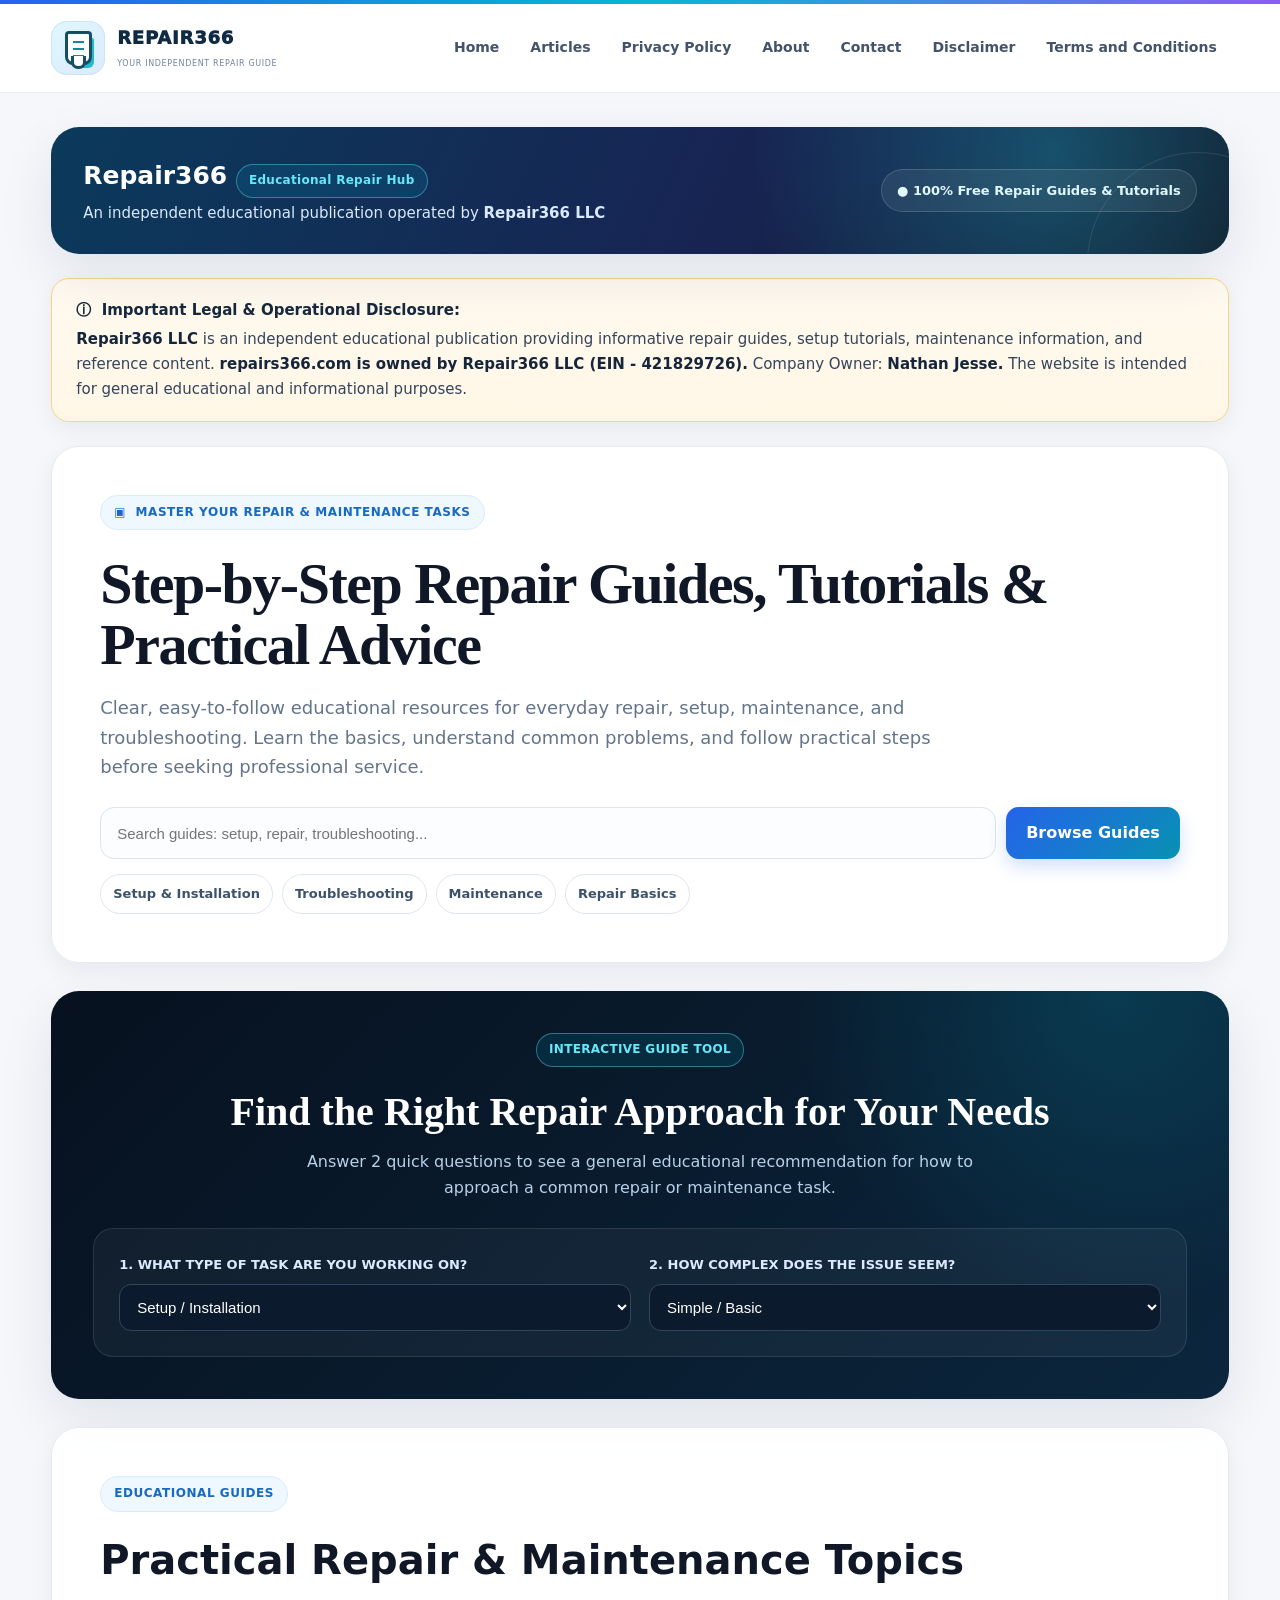
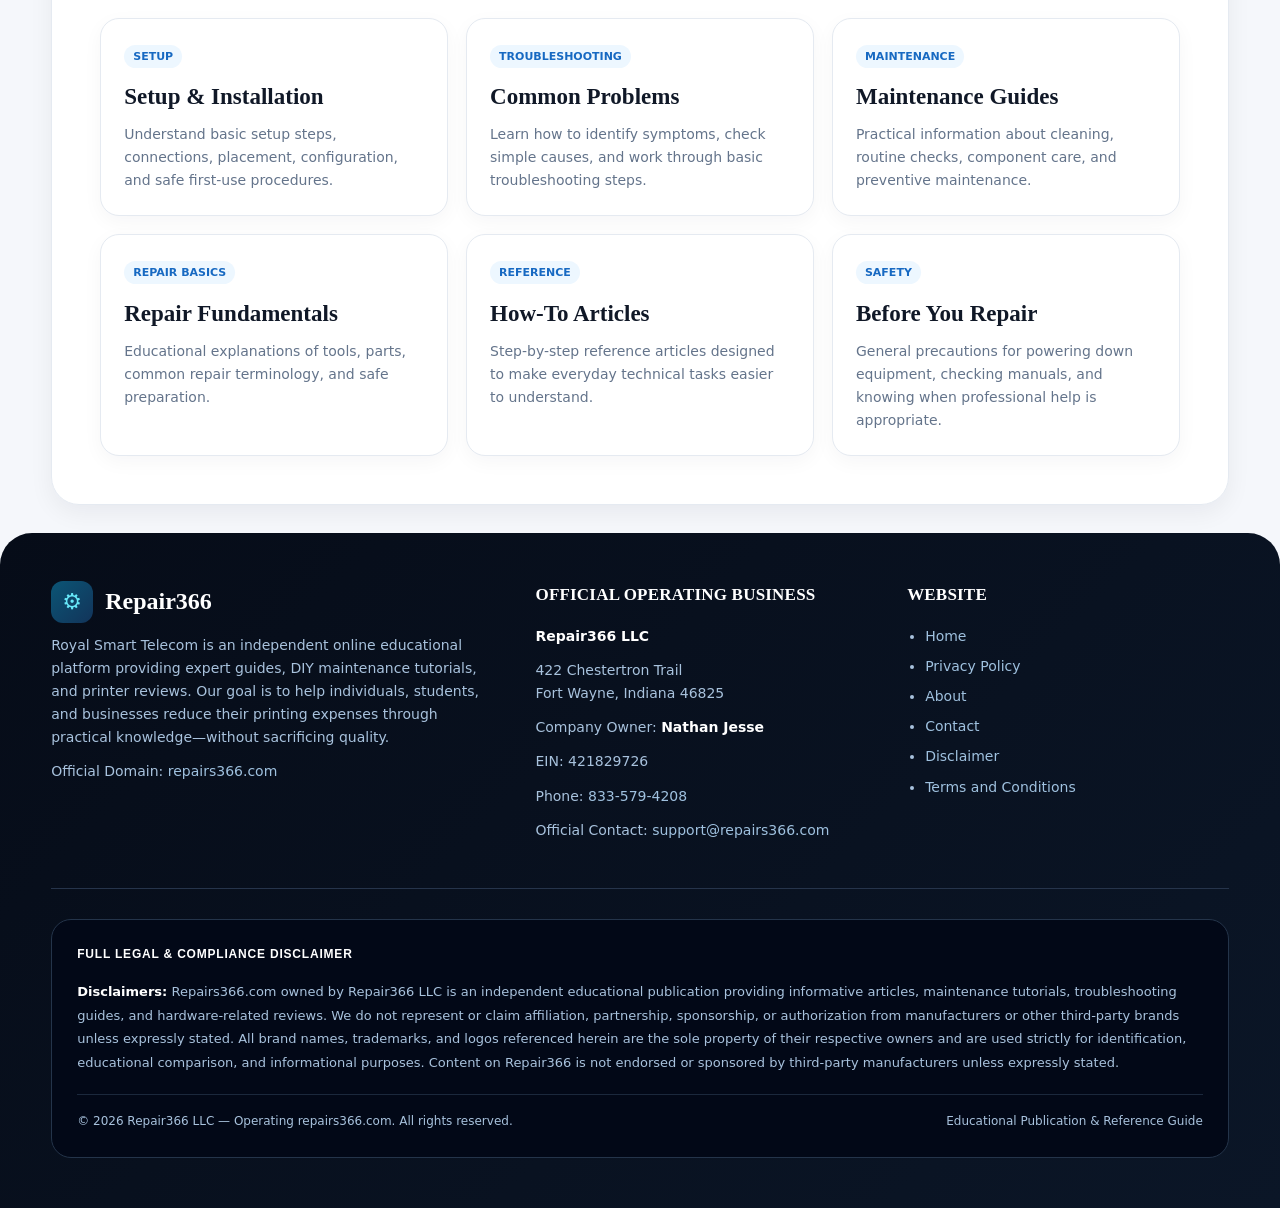
<file: index.html>
<!doctype html><html lang="en"><head><meta charset="utf-8"><meta name="viewport" content="width=device-width,initial-scale=1"><title>Repair366 | Repair366</title><meta name="description" content="Repair366 — independent repair guides, setup tutorials and educational reference content."><link rel="stylesheet" href="assets/style.css"></head><body><div class="topline"></div><header class="header"><div class="wrap nav"><a class="brand" href="index.html"><span class="brandmark"><span class="sheet"></span></span><span><span class="brandname">REPAIR366</span><span class="brandsub">YOUR INDEPENDENT REPAIR GUIDE</span></span></a><button class="menu" aria-label="Menu">☰</button><div class="links"><a href="index.html">Home</a><a href="articles.html">Articles</a><a href="privacy.html">Privacy Policy</a><a href="about.html">About</a><a href="contact.html">Contact</a><a href="disclaimer.html">Disclaimer</a><a href="terms.html">Terms and Conditions</a></div></div></header><main><div class="wrap"><section class="hero-banner"><div class="hero-banner-inner"><div><div class="banner-title">Repair366 <span class="badge">Educational Repair Hub</span></div><p class="banner-sub">An independent educational publication operated by <strong>Repair366 LLC</strong></p></div><div class="banner-pill">● 100% Free Repair Guides &amp; Tutorials</div></div></section>
<section class="disclosure"><div class="disclosure-title">ⓘ &nbsp;Important Legal &amp; Operational Disclosure:</div><div><strong>Repair366 LLC</strong> is an independent educational publication providing informative repair guides, setup tutorials, maintenance information, and reference content. <strong>repairs366.com is owned by Repair366 LLC (EIN - 421829726).</strong> Company Owner: <strong>Nathan Jesse.</strong> The website is intended for general educational and informational purposes.</div></section>
<section class="main-card"><span class="eyebrow">▣ &nbsp;MASTER YOUR REPAIR &amp; MAINTENANCE TASKS</span><h1>Step-by-Step Repair Guides, Tutorials &amp; Practical Advice</h1><p class="lead">Clear, easy-to-follow educational resources for everyday repair, setup, maintenance, and troubleshooting. Learn the basics, understand common problems, and follow practical steps before seeking professional service.</p><div class="searchbox"><input id="guideSearch" placeholder="Search guides: setup, repair, troubleshooting..."><a class="btn" href="#guides">Browse Guides</a></div><div class="chips"><a class="chip" href="#guides">Setup &amp; Installation</a><a class="chip" href="#guides">Troubleshooting</a><a class="chip" href="#guides">Maintenance</a><a class="chip" href="#guides">Repair Basics</a></div></section>
<section class="dark-tool"><div class="dark-tool-head"><span class="badge">INTERACTIVE GUIDE TOOL</span><h2>Find the Right Repair Approach for Your Needs</h2><p class="intro">Answer 2 quick questions to see a general educational recommendation for how to approach a common repair or maintenance task.</p></div><div class="select-wrap"><label>1. WHAT TYPE OF TASK ARE YOU WORKING ON?<select id="use"><option value="setup">Setup / Installation</option><option value="trouble">Troubleshooting a Problem</option><option value="maintenance">Routine Maintenance</option></select></label><label>2. HOW COMPLEX DOES THE ISSUE SEEM?<select id="volume"><option value="low">Simple / Basic</option><option value="medium">Moderate</option><option value="high">Complex / Unclear</option></select></label></div><div id="result" class="result"></div></section>
<section id="guides" class="main-card"><a class="eyebrow eyebrow-link" href="articles.html">EDUCATIONAL GUIDES</a><h2 style="font-size:40px;margin:15px 0 0">Practical Repair &amp; Maintenance Topics</h2><div class="guide-grid"><a class="card card-link" data-guide href="articles.html"><span class="tag">Setup</span><h3>Setup &amp; Installation</h3><p>Understand basic setup steps, connections, placement, configuration, and safe first-use procedures.</p></article><a class="card card-link" data-guide href="articles.html"><span class="tag">Troubleshooting</span><h3>Common Problems</h3><p>Learn how to identify symptoms, check simple causes, and work through basic troubleshooting steps.</p></article><a class="card card-link" data-guide href="articles.html"><span class="tag">Maintenance</span><h3>Maintenance Guides</h3><p>Practical information about cleaning, routine checks, component care, and preventive maintenance.</p></article><a class="card card-link" data-guide href="articles.html"><span class="tag">Repair Basics</span><h3>Repair Fundamentals</h3><p>Educational explanations of tools, parts, common repair terminology, and safe preparation.</p></article><a class="card card-link" data-guide href="articles.html"><span class="tag">Reference</span><h3>How-To Articles</h3><p>Step-by-step reference articles designed to make everyday technical tasks easier to understand.</p></article><a class="card card-link" data-guide href="articles.html"><span class="tag">Safety</span><h3>Before You Repair</h3><p>General precautions for powering down equipment, checking manuals, and knowing when professional help is appropriate.</p></a></div></section></div></main><footer class="site-footer"><div class="wrap footer"><div class="footer-grid">
<div><div class="footer-brand"><span class="mini">⚙</span><span class="footer-title">Repair366</span></div>
<p>Royal Smart Telecom is an independent online educational platform providing expert guides, DIY maintenance tutorials, and printer reviews. Our goal is to help individuals, students, and businesses reduce their printing expenses through practical knowledge—without sacrificing quality.</p>
<p>Official Domain: <a href="https://repairs366.com/" target="_blank" rel="noopener">repairs366.com</a></p></div>
<div><h3>Official Operating Business</h3><p><strong style="color:#fff">Repair366 LLC</strong></p><p>422 Chestertron Trail<br>Fort Wayne, Indiana 46825</p><p>Company Owner: <strong style="color:#fff">Nathan Jesse</strong></p><p>EIN: 421829726</p><p>Phone: <a href="tel:+18335794208">833-579-4208</a></p><p>Official Contact: <a href="mailto:support@repairs366.com">support@repairs366.com</a></p></div>
<div><h3>Website</h3><ul class="scope"><li><a href="index.html">Home</a></li><li><a href="privacy.html">Privacy Policy</a></li><li><a href="about.html">About</a></li><li><a href="contact.html">Contact</a></li><li><a href="disclaimer.html">Disclaimer</a></li><li><a href="terms.html">Terms and Conditions</a></li></ul></div>
</div>
<div class="legal-box"><div class="legal-inner"><h3>FULL LEGAL &amp; COMPLIANCE DISCLAIMER</h3>
<p><strong style="color:#fff">Disclaimers:</strong> Repairs366.com owned by Repair366 LLC is an independent educational publication providing informative articles, maintenance tutorials, troubleshooting guides, and hardware-related reviews. We do not represent or claim affiliation, partnership, sponsorship, or authorization from manufacturers or other third-party brands unless expressly stated. All brand names, trademarks, and logos referenced herein are the sole property of their respective owners and are used strictly for identification, educational comparison, and informational purposes. Content on Repair366 is not endorsed or sponsored by third-party manufacturers unless expressly stated.</p>
<div class="copyright"><span>© 2026 Repair366 LLC — Operating repairs366.com. All rights reserved.</span><span>Educational Publication &amp; Reference Guide</span></div></div></div></div></footer><script src="assets/app.js"></script></body></html>
</file>
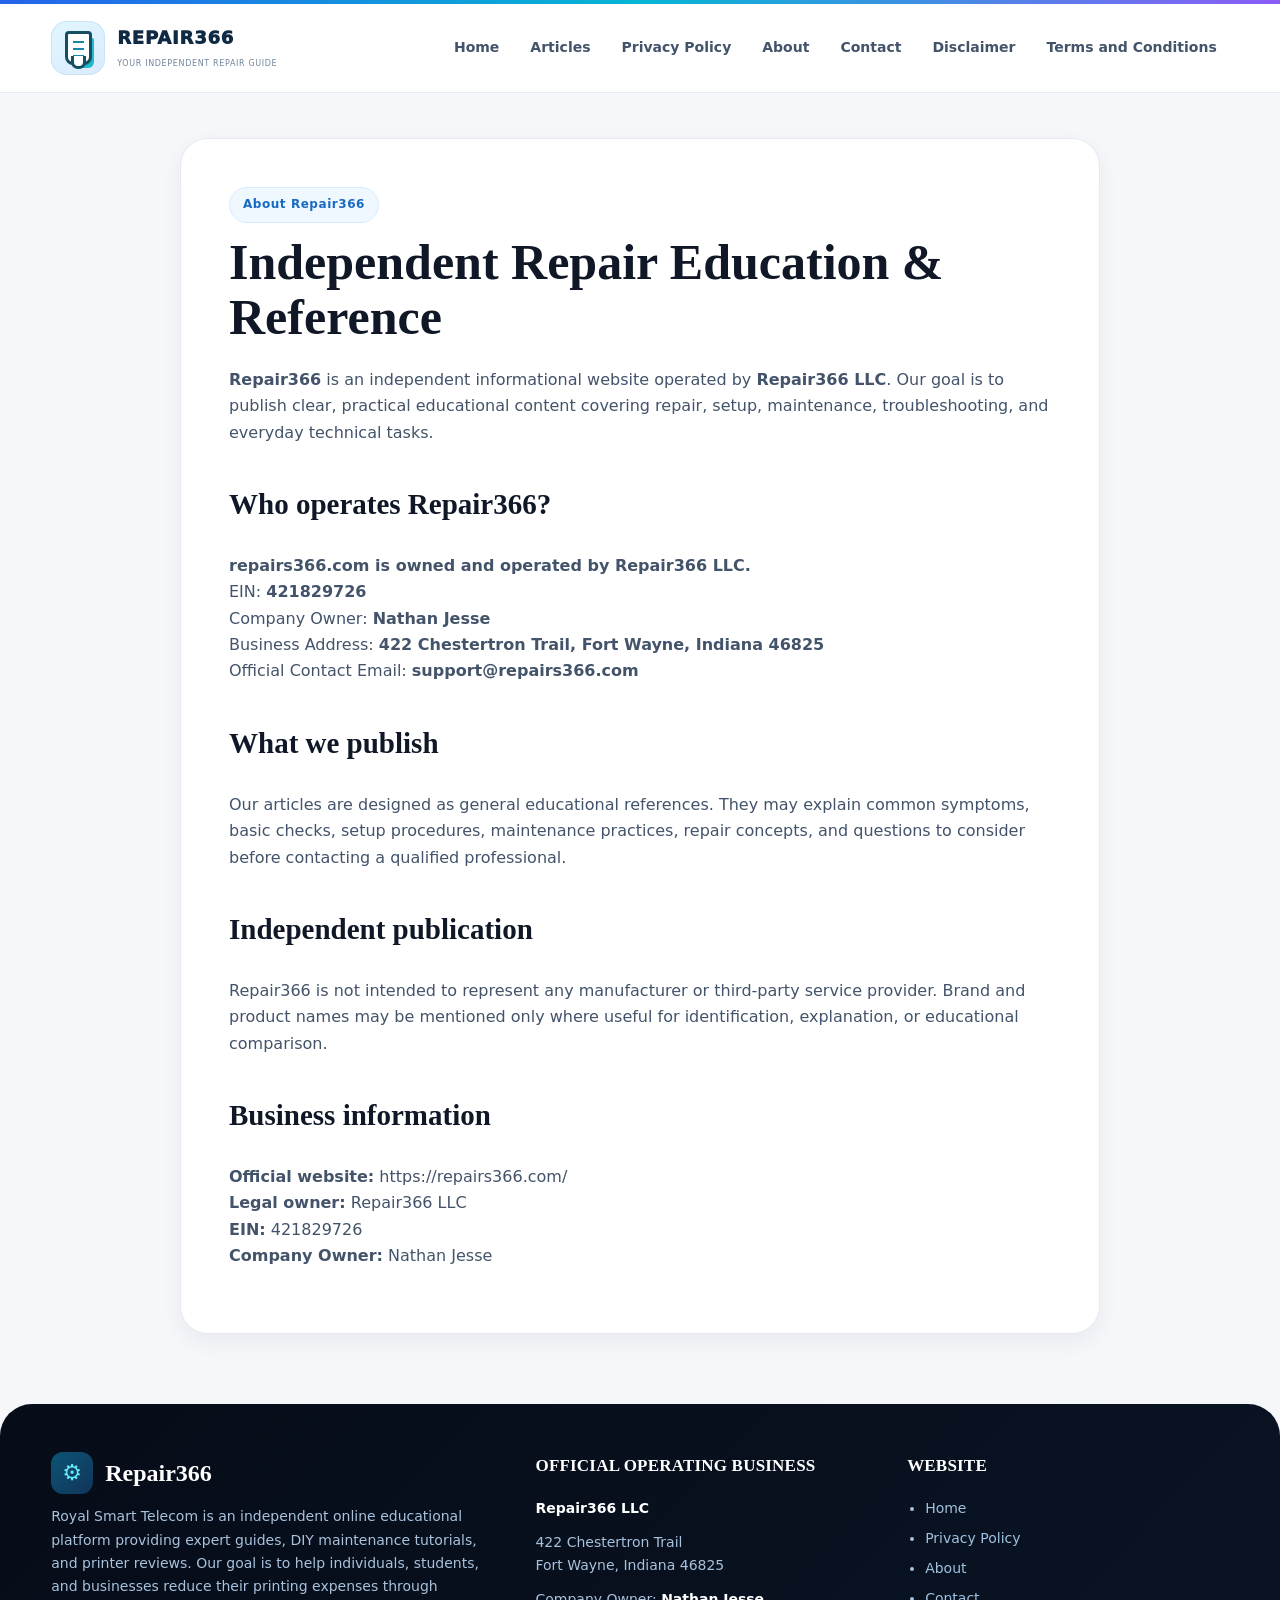
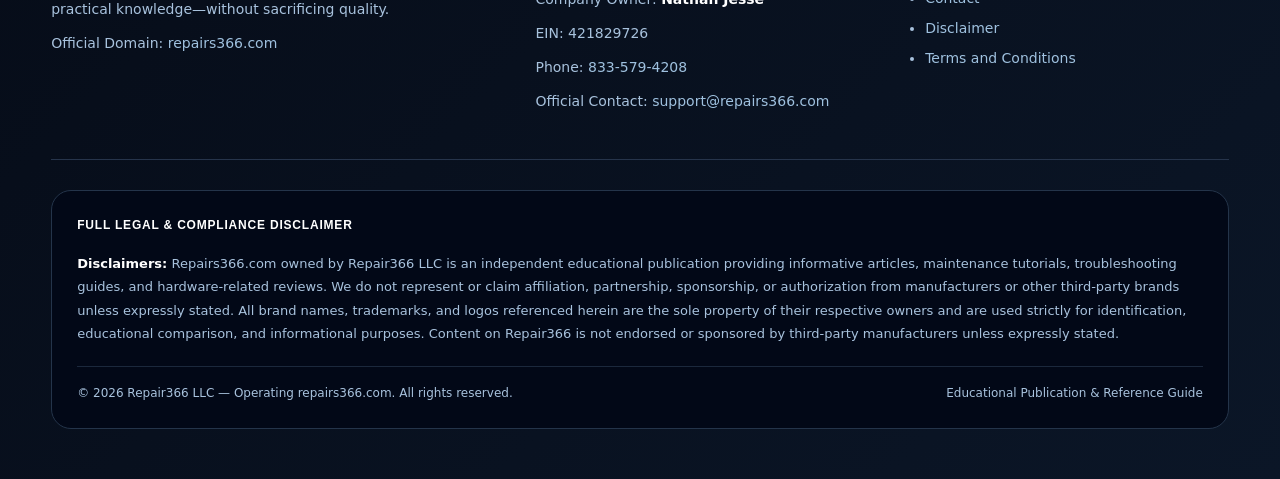
<file: about.html>
<!doctype html><html lang="en"><head><meta charset="utf-8"><meta name="viewport" content="width=device-width,initial-scale=1"><title>About | Repair366</title><meta name="description" content="Repair366 — independent repair guides, setup tutorials and educational reference content."><link rel="stylesheet" href="assets/style.css"></head><body><div class="topline"></div><header class="header"><div class="wrap nav"><a class="brand" href="index.html"><span class="brandmark"><span class="sheet"></span></span><span><span class="brandname">REPAIR366</span><span class="brandsub">YOUR INDEPENDENT REPAIR GUIDE</span></span></a><button class="menu" aria-label="Menu">☰</button><div class="links"><a href="index.html">Home</a><a href="articles.html">Articles</a><a href="privacy.html">Privacy Policy</a><a href="about.html">About</a><a href="contact.html">Contact</a><a href="disclaimer.html">Disclaimer</a><a href="terms.html">Terms and Conditions</a></div></div></header><main><div class="page"><div class="wrap"><article class="prose"><span class="eyebrow">About Repair366</span><h1>Independent Repair Education &amp; Reference</h1><p><strong>Repair366</strong> is an independent informational website operated by <strong>Repair366 LLC</strong>. Our goal is to publish clear, practical educational content covering repair, setup, maintenance, troubleshooting, and everyday technical tasks.</p><h2>Who operates Repair366?</h2><p><strong>repairs366.com is owned and operated by Repair366 LLC.</strong><br>EIN: <strong>421829726</strong><br>Company Owner: <strong>Nathan Jesse</strong><br>Business Address: <strong>422 Chestertron Trail, Fort Wayne, Indiana 46825</strong><br>Official Contact Email: <strong>support@repairs366.com</strong></p><h2>What we publish</h2><p>Our articles are designed as general educational references. They may explain common symptoms, basic checks, setup procedures, maintenance practices, repair concepts, and questions to consider before contacting a qualified professional.</p><h2>Independent publication</h2><p>Repair366 is not intended to represent any manufacturer or third-party service provider. Brand and product names may be mentioned only where useful for identification, explanation, or educational comparison.</p><h2>Business information</h2><p><strong>Official website:</strong> <a href="https://repairs366.com/" target="_blank" rel="noopener">https://repairs366.com/</a><br><strong>Legal owner:</strong> Repair366 LLC<br><strong>EIN:</strong> 421829726<br><strong>Company Owner:</strong> Nathan Jesse</p></article></div></div></main><footer class="site-footer"><div class="wrap footer"><div class="footer-grid">
<div><div class="footer-brand"><span class="mini">⚙</span><span class="footer-title">Repair366</span></div>
<p>Royal Smart Telecom is an independent online educational platform providing expert guides, DIY maintenance tutorials, and printer reviews. Our goal is to help individuals, students, and businesses reduce their printing expenses through practical knowledge—without sacrificing quality.</p>
<p>Official Domain: <a href="https://repairs366.com/" target="_blank" rel="noopener">repairs366.com</a></p></div>
<div><h3>Official Operating Business</h3><p><strong style="color:#fff">Repair366 LLC</strong></p><p>422 Chestertron Trail<br>Fort Wayne, Indiana 46825</p><p>Company Owner: <strong style="color:#fff">Nathan Jesse</strong></p><p>EIN: 421829726</p><p>Phone: <a href="tel:+18335794208">833-579-4208</a></p><p>Official Contact: <a href="mailto:support@repairs366.com">support@repairs366.com</a></p></div>
<div><h3>Website</h3><ul class="scope"><li><a href="index.html">Home</a></li><li><a href="privacy.html">Privacy Policy</a></li><li><a href="about.html">About</a></li><li><a href="contact.html">Contact</a></li><li><a href="disclaimer.html">Disclaimer</a></li><li><a href="terms.html">Terms and Conditions</a></li></ul></div>
</div>
<div class="legal-box"><div class="legal-inner"><h3>FULL LEGAL &amp; COMPLIANCE DISCLAIMER</h3>
<p><strong style="color:#fff">Disclaimers:</strong> Repairs366.com owned by Repair366 LLC is an independent educational publication providing informative articles, maintenance tutorials, troubleshooting guides, and hardware-related reviews. We do not represent or claim affiliation, partnership, sponsorship, or authorization from manufacturers or other third-party brands unless expressly stated. All brand names, trademarks, and logos referenced herein are the sole property of their respective owners and are used strictly for identification, educational comparison, and informational purposes. Content on Repair366 is not endorsed or sponsored by third-party manufacturers unless expressly stated.</p>
<div class="copyright"><span>© 2026 Repair366 LLC — Operating repairs366.com. All rights reserved.</span><span>Educational Publication &amp; Reference Guide</span></div></div></div></div></footer><script src="assets/app.js"></script></body></html>
</file>
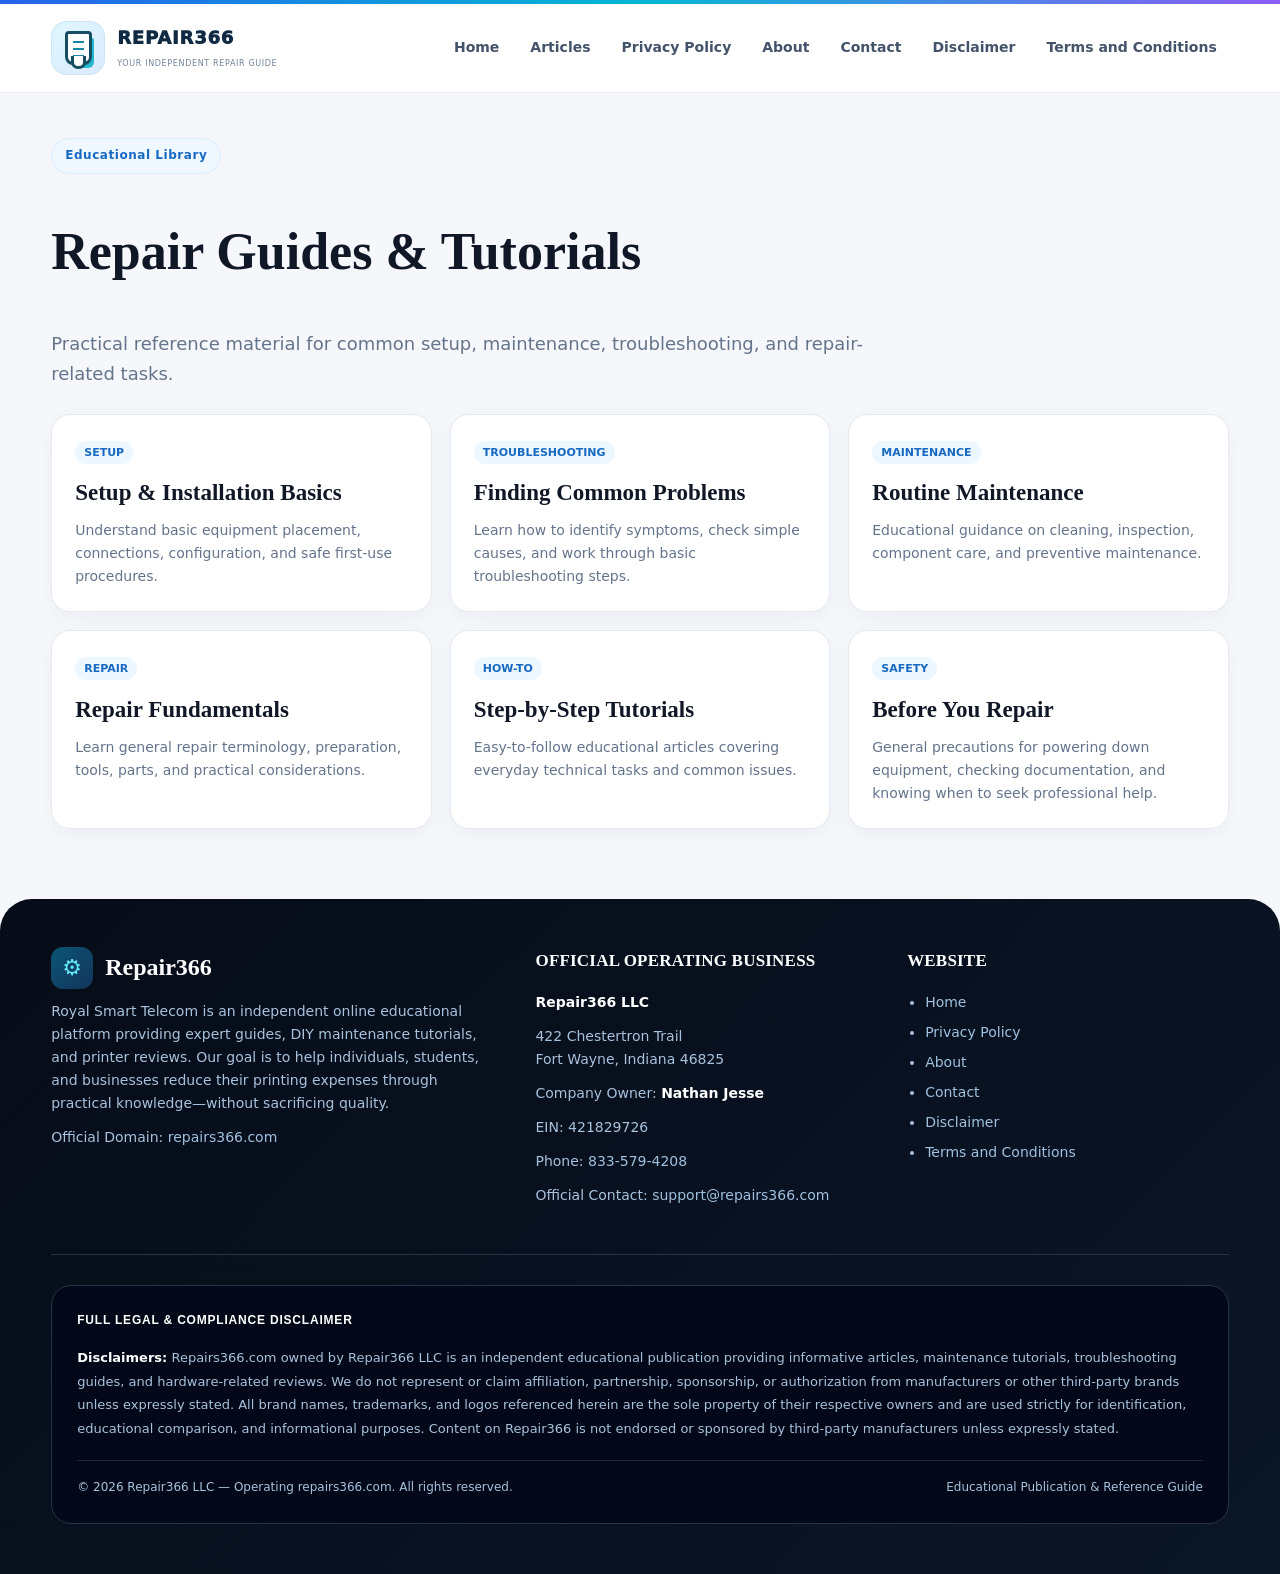
<file: articles.html>
<!doctype html><html lang="en"><head><meta charset="utf-8"><meta name="viewport" content="width=device-width,initial-scale=1"><title>Articles | Repair366</title><meta name="description" content="Repair366 — independent repair guides, setup tutorials and educational reference content."><link rel="stylesheet" href="assets/style.css"></head><body><div class="topline"></div><header class="header"><div class="wrap nav"><a class="brand" href="index.html"><span class="brandmark"><span class="sheet"></span></span><span><span class="brandname">REPAIR366</span><span class="brandsub">YOUR INDEPENDENT REPAIR GUIDE</span></span></a><button class="menu" aria-label="Menu">☰</button><div class="links"><a href="index.html">Home</a><a href="articles.html">Articles</a><a href="privacy.html">Privacy Policy</a><a href="about.html">About</a><a href="contact.html">Contact</a><a href="disclaimer.html">Disclaimer</a><a href="terms.html">Terms and Conditions</a></div></div></header><main><div class="page"><div class="wrap"><span class="eyebrow">Educational Library</span><h1 style="font-family:Georgia,serif;font-size:52px">Repair Guides &amp; Tutorials</h1><p class="lead">Practical reference material for common setup, maintenance, troubleshooting, and repair-related tasks.</p><div class="guide-grid"><a class="card card-link" data-guide href="printer-setup-basics.html"><span class="tag">Setup</span><h3>Setup &amp; Installation Basics</h3><p>Understand basic equipment placement, connections, configuration, and safe first-use procedures.</p></a><a class="card card-link" data-guide href="printer-paper-jam.html"><span class="tag">Troubleshooting</span><h3>Finding Common Problems</h3><p>Learn how to identify symptoms, check simple causes, and work through basic troubleshooting steps.</p></a><a class="card card-link" data-guide href="printer-maintenance-guide.html"><span class="tag">Maintenance</span><h3>Routine Maintenance</h3><p>Educational guidance on cleaning, inspection, component care, and preventive maintenance.</p></a><a class="card card-link" data-guide href="printer-wifi-setup.html"><span class="tag">Repair</span><h3>Repair Fundamentals</h3><p>Learn general repair terminology, preparation, tools, parts, and practical considerations.</p></a><a class="card card-link" data-guide href="printer-ink-basics.html"><span class="tag">How-To</span><h3>Step-by-Step Tutorials</h3><p>Easy-to-follow educational articles covering everyday technical tasks and common issues.</p></a><a class="card card-link" data-guide href="printer-home-vs-office.html"><span class="tag">Safety</span><h3>Before You Repair</h3><p>General precautions for powering down equipment, checking documentation, and knowing when to seek professional help.</p></a></div></div></div></main><footer class="site-footer"><div class="wrap footer"><div class="footer-grid">
<div><div class="footer-brand"><span class="mini">⚙</span><span class="footer-title">Repair366</span></div>
<p>Royal Smart Telecom is an independent online educational platform providing expert guides, DIY maintenance tutorials, and printer reviews. Our goal is to help individuals, students, and businesses reduce their printing expenses through practical knowledge—without sacrificing quality.</p>
<p>Official Domain: <a href="https://repairs366.com/" target="_blank" rel="noopener">repairs366.com</a></p></div>
<div><h3>Official Operating Business</h3><p><strong style="color:#fff">Repair366 LLC</strong></p><p>422 Chestertron Trail<br>Fort Wayne, Indiana 46825</p><p>Company Owner: <strong style="color:#fff">Nathan Jesse</strong></p><p>EIN: 421829726</p><p>Phone: <a href="tel:+18335794208">833-579-4208</a></p><p>Official Contact: <a href="mailto:support@repairs366.com">support@repairs366.com</a></p></div>
<div><h3>Website</h3><ul class="scope"><li><a href="index.html">Home</a></li><li><a href="privacy.html">Privacy Policy</a></li><li><a href="about.html">About</a></li><li><a href="contact.html">Contact</a></li><li><a href="disclaimer.html">Disclaimer</a></li><li><a href="terms.html">Terms and Conditions</a></li></ul></div>
</div>
<div class="legal-box"><div class="legal-inner"><h3>FULL LEGAL &amp; COMPLIANCE DISCLAIMER</h3>
<p><strong style="color:#fff">Disclaimers:</strong> Repairs366.com owned by Repair366 LLC is an independent educational publication providing informative articles, maintenance tutorials, troubleshooting guides, and hardware-related reviews. We do not represent or claim affiliation, partnership, sponsorship, or authorization from manufacturers or other third-party brands unless expressly stated. All brand names, trademarks, and logos referenced herein are the sole property of their respective owners and are used strictly for identification, educational comparison, and informational purposes. Content on Repair366 is not endorsed or sponsored by third-party manufacturers unless expressly stated.</p>
<div class="copyright"><span>© 2026 Repair366 LLC — Operating repairs366.com. All rights reserved.</span><span>Educational Publication &amp; Reference Guide</span></div></div></div></div></footer><script src="assets/app.js"></script></body></html>
</file>
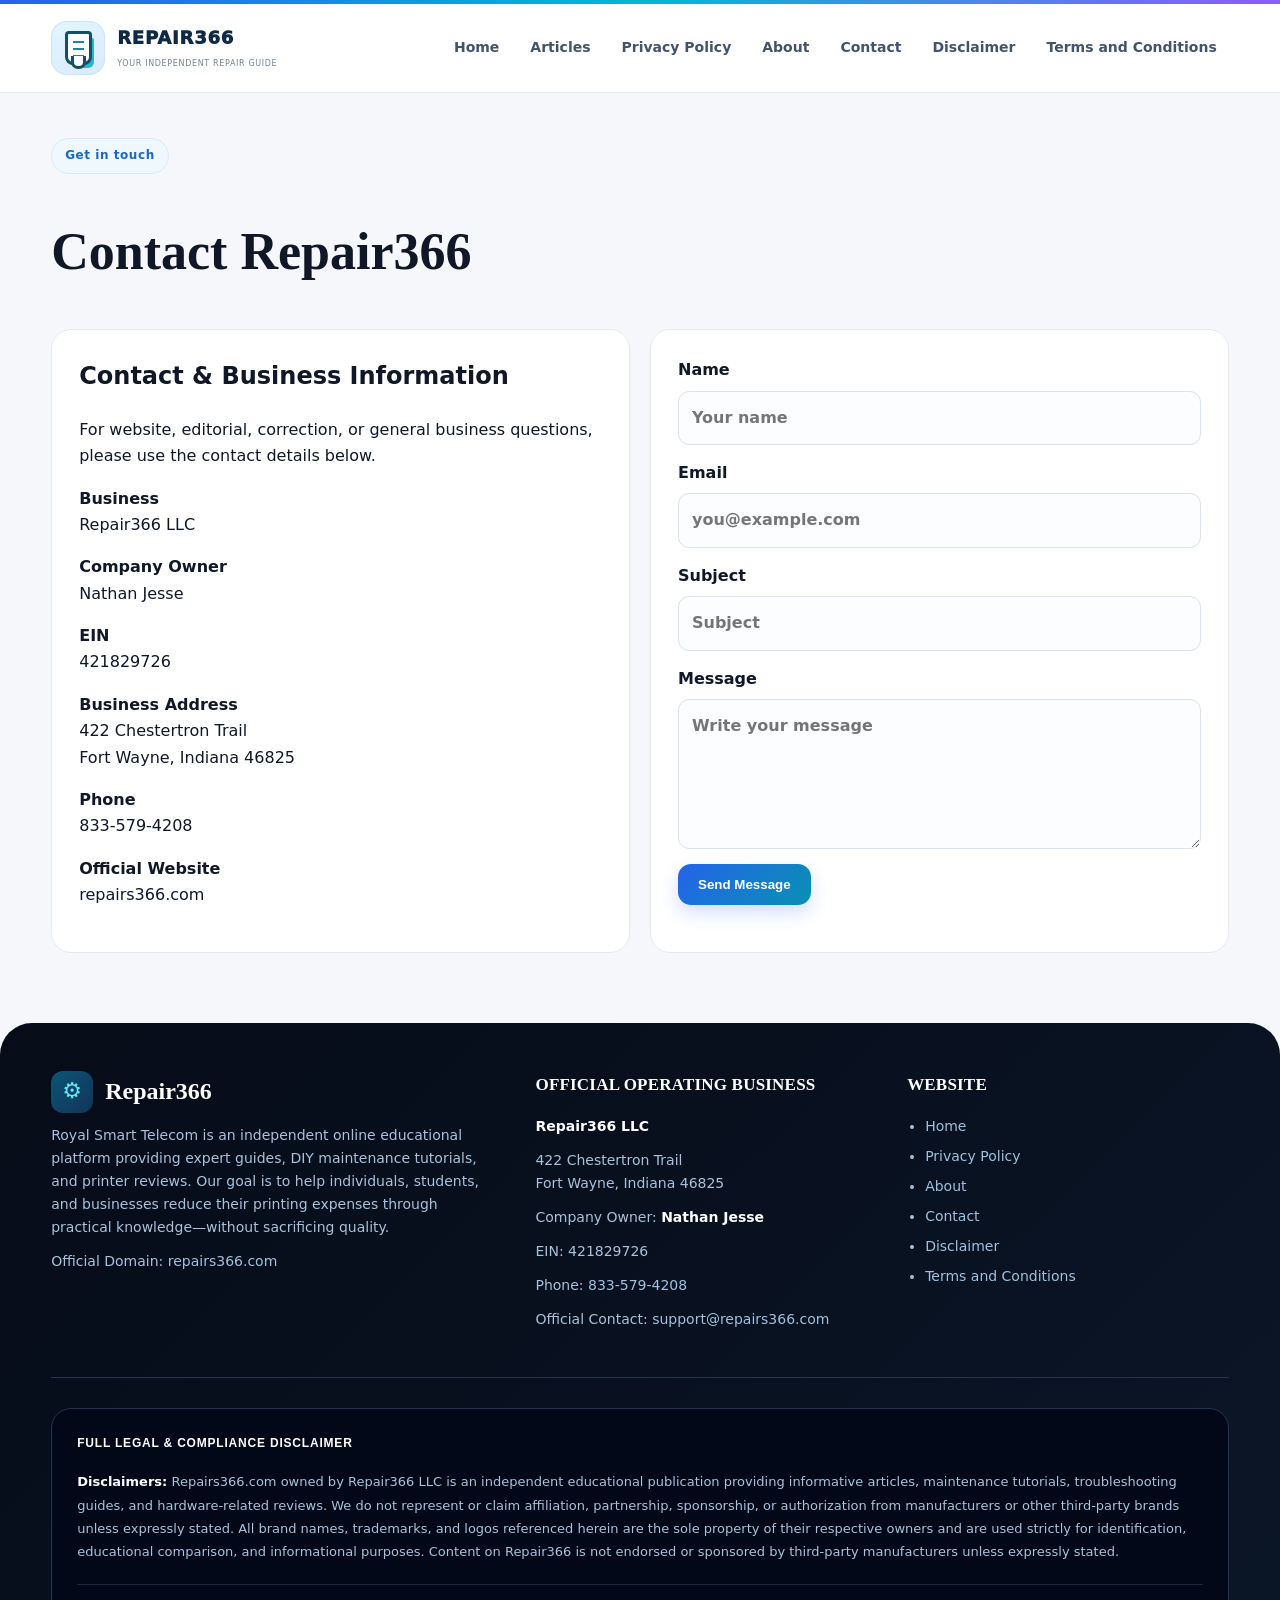
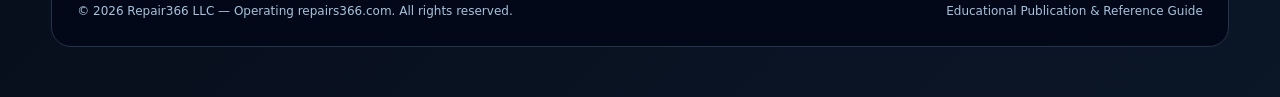
<file: contact.html>
<!doctype html><html lang="en"><head><meta charset="utf-8"><meta name="viewport" content="width=device-width,initial-scale=1"><title>Contact | Repair366</title><meta name="description" content="Repair366 — independent repair guides, setup tutorials and educational reference content."><link rel="stylesheet" href="assets/style.css"></head><body><div class="topline"></div><header class="header"><div class="wrap nav"><a class="brand" href="index.html"><span class="brandmark"><span class="sheet"></span></span><span><span class="brandname">REPAIR366</span><span class="brandsub">YOUR INDEPENDENT REPAIR GUIDE</span></span></a><button class="menu" aria-label="Menu">☰</button><div class="links"><a href="index.html">Home</a><a href="articles.html">Articles</a><a href="privacy.html">Privacy Policy</a><a href="about.html">About</a><a href="contact.html">Contact</a><a href="disclaimer.html">Disclaimer</a><a href="terms.html">Terms and Conditions</a></div></div></header><main><div class="page"><div class="wrap"><span class="eyebrow">Get in touch</span><h1 style="font-family:Georgia,serif;font-size:52px">Contact Repair366</h1><div class="contact-grid"><div class="contactbox"><h2>Contact &amp; Business Information</h2><p>For website, editorial, correction, or general business questions, please use the contact details below.</p><p><strong>Business</strong><br>Repair366 LLC</p><p><strong>Company Owner</strong><br>Nathan Jesse</p><p><strong>EIN</strong><br>421829726</p><p><strong>Business Address</strong><br>422 Chestertron Trail<br>Fort Wayne, Indiana 46825</p><p><strong>Phone</strong><br><a href="tel:+18335794208">833-579-4208</a></p><p><strong>Official Website</strong><br><a href="https://repairs366.com/" target="_blank" rel="noopener">repairs366.com</a></p></div><form class="form" onsubmit="event.preventDefault();alert('Thank you. Your message form is ready to be connected to your preferred email or form service.');"><label>Name<input required placeholder="Your name"></label><label>Email<input type="email" required placeholder="you@example.com"></label><label>Subject<input required placeholder="Subject"></label><label>Message<textarea required placeholder="Write your message"></textarea></label><button class="btn" type="submit">Send Message</button></form></div></div></div></main><footer class="site-footer"><div class="wrap footer"><div class="footer-grid">
<div><div class="footer-brand"><span class="mini">⚙</span><span class="footer-title">Repair366</span></div>
<p>Royal Smart Telecom is an independent online educational platform providing expert guides, DIY maintenance tutorials, and printer reviews. Our goal is to help individuals, students, and businesses reduce their printing expenses through practical knowledge—without sacrificing quality.</p>
<p>Official Domain: <a href="https://repairs366.com/" target="_blank" rel="noopener">repairs366.com</a></p></div>
<div><h3>Official Operating Business</h3><p><strong style="color:#fff">Repair366 LLC</strong></p><p>422 Chestertron Trail<br>Fort Wayne, Indiana 46825</p><p>Company Owner: <strong style="color:#fff">Nathan Jesse</strong></p><p>EIN: 421829726</p><p>Phone: <a href="tel:+18335794208">833-579-4208</a></p><p>Official Contact: <a href="mailto:support@repairs366.com">support@repairs366.com</a></p></div>
<div><h3>Website</h3><ul class="scope"><li><a href="index.html">Home</a></li><li><a href="privacy.html">Privacy Policy</a></li><li><a href="about.html">About</a></li><li><a href="contact.html">Contact</a></li><li><a href="disclaimer.html">Disclaimer</a></li><li><a href="terms.html">Terms and Conditions</a></li></ul></div>
</div>
<div class="legal-box"><div class="legal-inner"><h3>FULL LEGAL &amp; COMPLIANCE DISCLAIMER</h3>
<p><strong style="color:#fff">Disclaimers:</strong> Repairs366.com owned by Repair366 LLC is an independent educational publication providing informative articles, maintenance tutorials, troubleshooting guides, and hardware-related reviews. We do not represent or claim affiliation, partnership, sponsorship, or authorization from manufacturers or other third-party brands unless expressly stated. All brand names, trademarks, and logos referenced herein are the sole property of their respective owners and are used strictly for identification, educational comparison, and informational purposes. Content on Repair366 is not endorsed or sponsored by third-party manufacturers unless expressly stated.</p>
<div class="copyright"><span>© 2026 Repair366 LLC — Operating repairs366.com. All rights reserved.</span><span>Educational Publication &amp; Reference Guide</span></div></div></div></div></footer><script src="assets/app.js"></script></body></html>
</file>
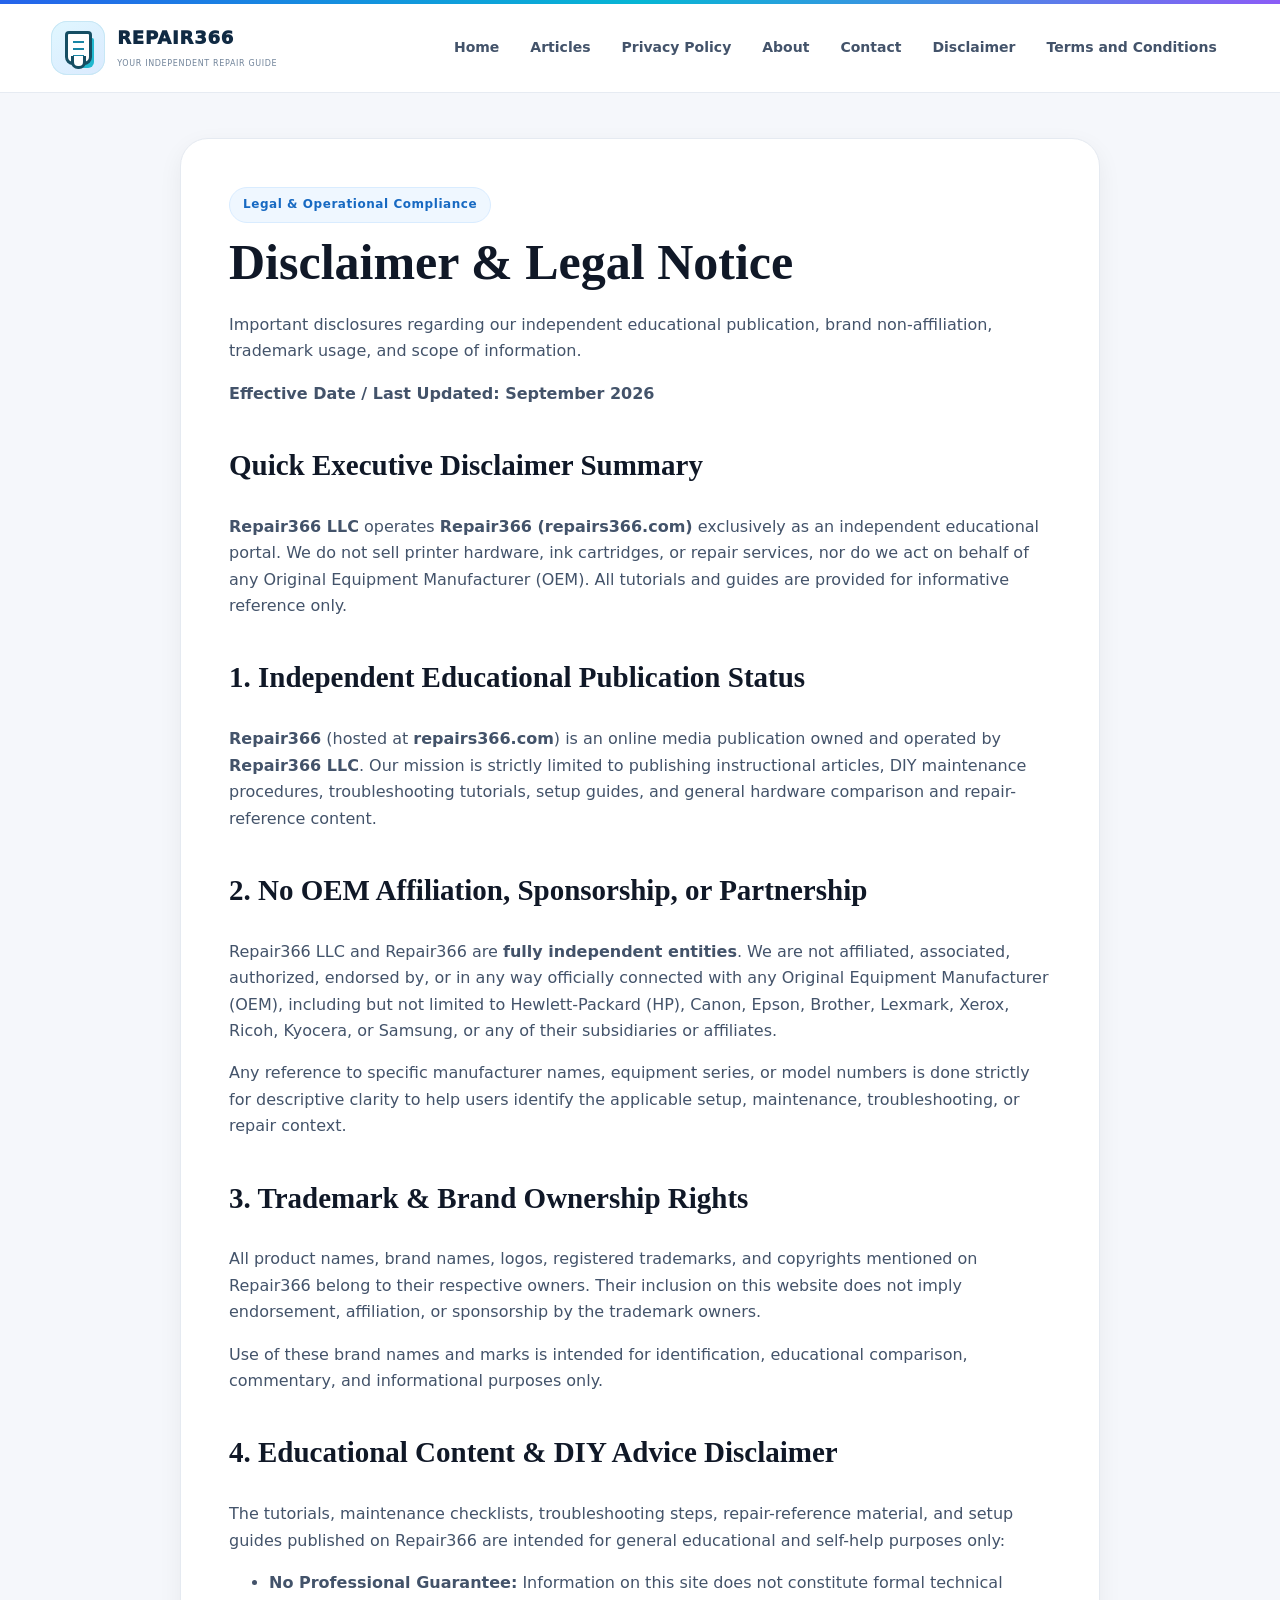
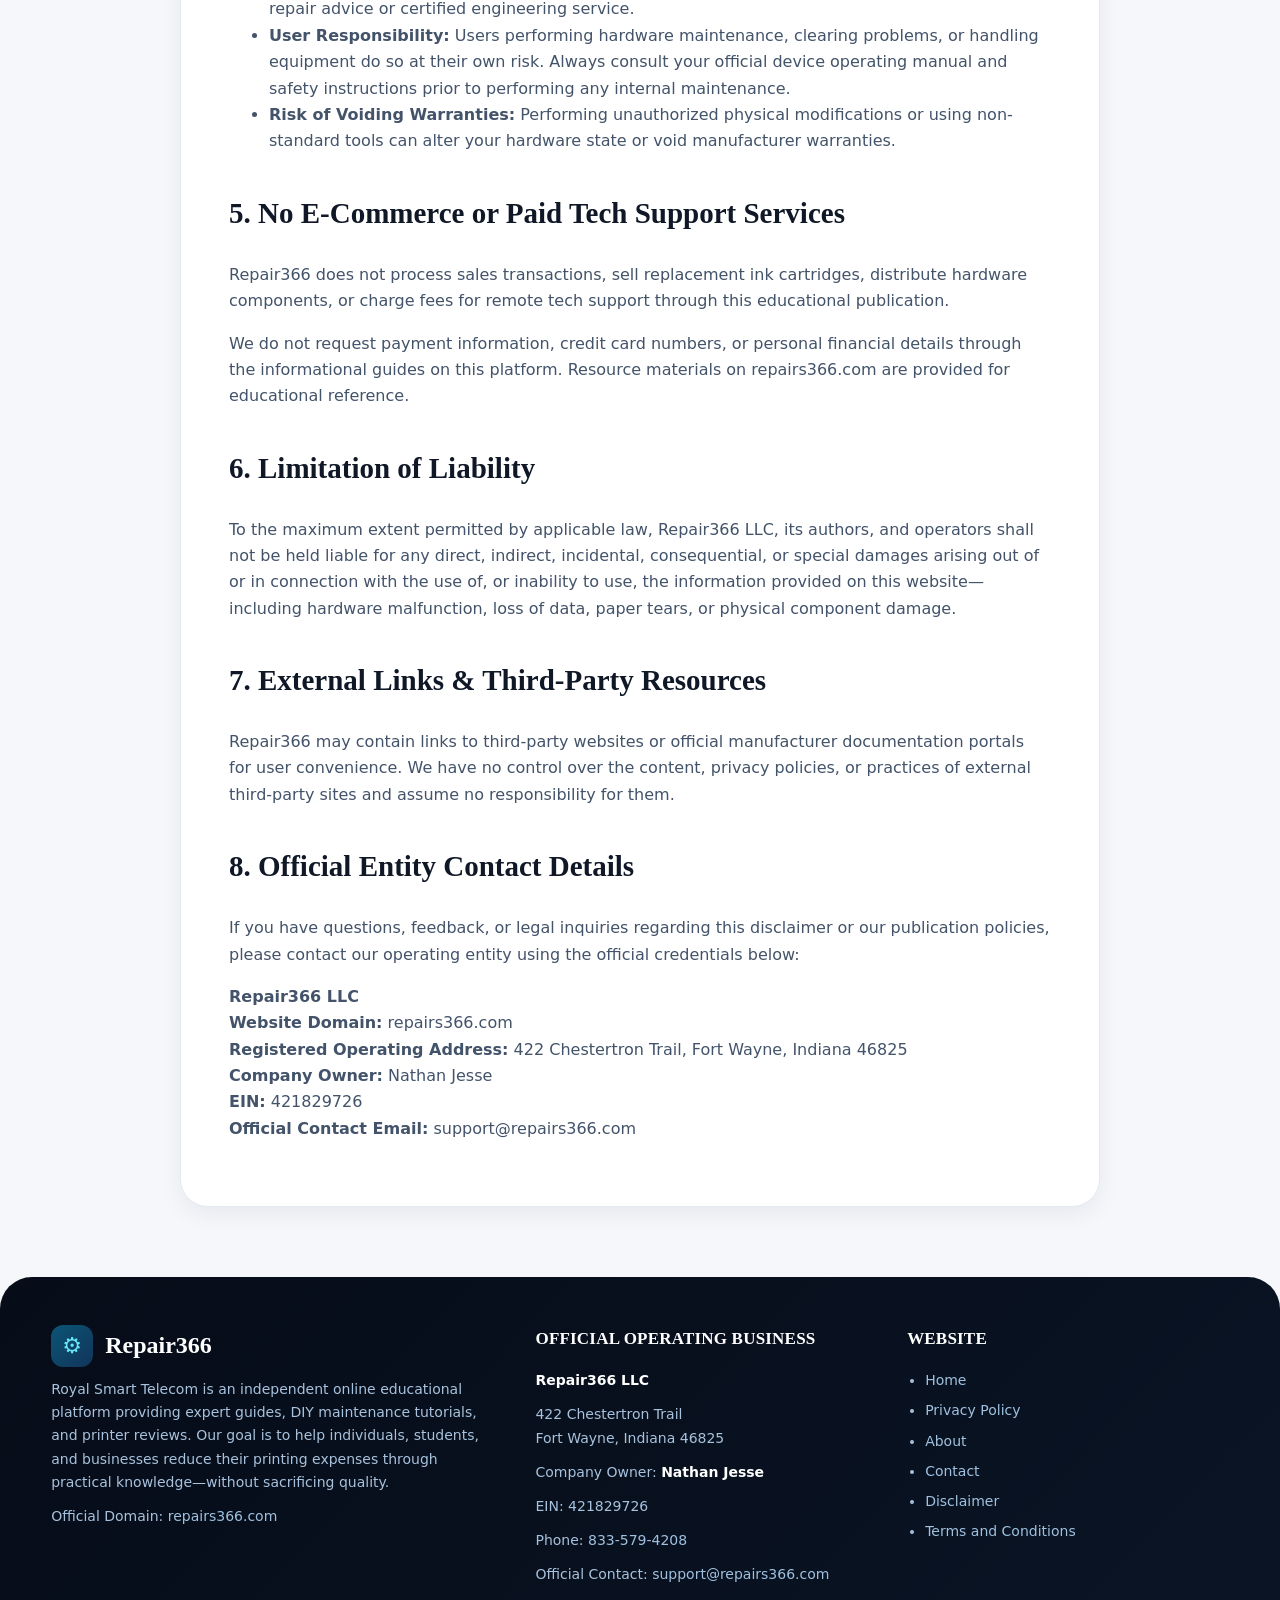
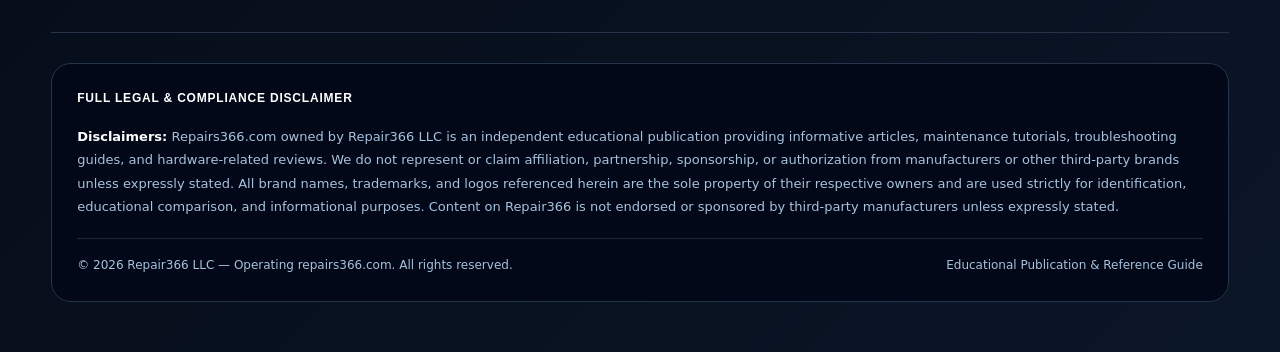
<file: disclaimer.html>
<!doctype html><html lang="en"><head><meta charset="utf-8"><meta name="viewport" content="width=device-width,initial-scale=1"><title>Disclaimer &amp; Legal Notice | Repair366</title><meta name="description" content="Repair366 LLC disclaimer and legal notice for repairs366.com."><link rel="stylesheet" href="assets/style.css"></head><body><div class="topline"></div><header class="header"><div class="wrap nav"><a class="brand" href="index.html"><span class="brandmark"><span class="sheet"></span></span><span><span class="brandname">REPAIR366</span><span class="brandsub">YOUR INDEPENDENT REPAIR GUIDE</span></span></a><button class="menu" aria-label="Menu">☰</button><div class="links"><a href="index.html">Home</a><a href="articles.html">Articles</a><a href="privacy.html">Privacy Policy</a><a href="about.html">About</a><a href="contact.html">Contact</a><a href="disclaimer.html">Disclaimer</a><a href="terms.html">Terms and Conditions</a></div></div></header><main><div class="page"><div class="wrap"><article class="prose"><span class="eyebrow">Legal &amp; Operational Compliance</span><h1>Disclaimer &amp; Legal Notice</h1><p class="lead">Important disclosures regarding our independent educational publication, brand non-affiliation, trademark usage, and scope of information.</p><p><strong>Effective Date / Last Updated: September 2026</strong></p><div class="notice"><h2>Quick Executive Disclaimer Summary</h2><p><strong>Repair366 LLC</strong> operates <strong>Repair366 (repairs366.com)</strong> exclusively as an independent educational portal. We do not sell printer hardware, ink cartridges, or repair services, nor do we act on behalf of any Original Equipment Manufacturer (OEM). All tutorials and guides are provided for informative reference only.</p></div><h2>1. Independent Educational Publication Status</h2><p><strong>Repair366</strong> (hosted at <a href="https://repairs366.com/" target="_blank" rel="noopener"><strong>repairs366.com</strong></a>) is an online media publication owned and operated by <strong>Repair366 LLC</strong>. Our mission is strictly limited to publishing instructional articles, DIY maintenance procedures, troubleshooting tutorials, setup guides, and general hardware comparison and repair-reference content.</p><h2>2. No OEM Affiliation, Sponsorship, or Partnership</h2><p>Repair366 LLC and Repair366 are <strong>fully independent entities</strong>. We are not affiliated, associated, authorized, endorsed by, or in any way officially connected with any Original Equipment Manufacturer (OEM), including but not limited to Hewlett-Packard (HP), Canon, Epson, Brother, Lexmark, Xerox, Ricoh, Kyocera, or Samsung, or any of their subsidiaries or affiliates.</p><p>Any reference to specific manufacturer names, equipment series, or model numbers is done strictly for descriptive clarity to help users identify the applicable setup, maintenance, troubleshooting, or repair context.</p><h2>3. Trademark &amp; Brand Ownership Rights</h2><p>All product names, brand names, logos, registered trademarks, and copyrights mentioned on Repair366 belong to their respective owners. Their inclusion on this website does not imply endorsement, affiliation, or sponsorship by the trademark owners.</p><p>Use of these brand names and marks is intended for identification, educational comparison, commentary, and informational purposes only.</p><h2>4. Educational Content &amp; DIY Advice Disclaimer</h2><p>The tutorials, maintenance checklists, troubleshooting steps, repair-reference material, and setup guides published on Repair366 are intended for general educational and self-help purposes only:</p><ul><li><strong>No Professional Guarantee:</strong> Information on this site does not constitute formal technical repair advice or certified engineering service.</li><li><strong>User Responsibility:</strong> Users performing hardware maintenance, clearing problems, or handling equipment do so at their own risk. Always consult your official device operating manual and safety instructions prior to performing any internal maintenance.</li><li><strong>Risk of Voiding Warranties:</strong> Performing unauthorized physical modifications or using non-standard tools can alter your hardware state or void manufacturer warranties.</li></ul><h2>5. No E-Commerce or Paid Tech Support Services</h2><p>Repair366 does not process sales transactions, sell replacement ink cartridges, distribute hardware components, or charge fees for remote tech support through this educational publication.</p><p>We do not request payment information, credit card numbers, or personal financial details through the informational guides on this platform. Resource materials on repairs366.com are provided for educational reference.</p><h2>6. Limitation of Liability</h2><p>To the maximum extent permitted by applicable law, Repair366 LLC, its authors, and operators shall not be held liable for any direct, indirect, incidental, consequential, or special damages arising out of or in connection with the use of, or inability to use, the information provided on this website—including hardware malfunction, loss of data, paper tears, or physical component damage.</p><h2>7. External Links &amp; Third-Party Resources</h2><p>Repair366 may contain links to third-party websites or official manufacturer documentation portals for user convenience. We have no control over the content, privacy policies, or practices of external third-party sites and assume no responsibility for them.</p><h2>8. Official Entity Contact Details</h2><p>If you have questions, feedback, or legal inquiries regarding this disclaimer or our publication policies, please contact our operating entity using the official credentials below:</p><p><strong>Repair366 LLC</strong><br><strong>Website Domain:</strong> repairs366.com<br><strong>Registered Operating Address:</strong> 422 Chestertron Trail, Fort Wayne, Indiana 46825<br><strong>Company Owner:</strong> Nathan Jesse<br><strong>EIN:</strong> 421829726<br><strong>Official Contact Email:</strong> <a href="mailto:support@repairs366.com">support@repairs366.com</a></p></article></div></div></main><footer class="site-footer"><div class="wrap footer"><div class="footer-grid">
<div><div class="footer-brand"><span class="mini">⚙</span><span class="footer-title">Repair366</span></div>
<p>Royal Smart Telecom is an independent online educational platform providing expert guides, DIY maintenance tutorials, and printer reviews. Our goal is to help individuals, students, and businesses reduce their printing expenses through practical knowledge—without sacrificing quality.</p>
<p>Official Domain: <a href="https://repairs366.com/" target="_blank" rel="noopener">repairs366.com</a></p></div>
<div><h3>Official Operating Business</h3><p><strong style="color:#fff">Repair366 LLC</strong></p><p>422 Chestertron Trail<br>Fort Wayne, Indiana 46825</p><p>Company Owner: <strong style="color:#fff">Nathan Jesse</strong></p><p>EIN: 421829726</p><p>Phone: <a href="tel:+18335794208">833-579-4208</a></p><p>Official Contact: <a href="mailto:support@repairs366.com">support@repairs366.com</a></p></div>
<div><h3>Website</h3><ul class="scope"><li><a href="index.html">Home</a></li><li><a href="privacy.html">Privacy Policy</a></li><li><a href="about.html">About</a></li><li><a href="contact.html">Contact</a></li><li><a href="disclaimer.html">Disclaimer</a></li><li><a href="terms.html">Terms and Conditions</a></li></ul></div>
</div>
<div class="legal-box"><div class="legal-inner"><h3>FULL LEGAL &amp; COMPLIANCE DISCLAIMER</h3>
<p><strong style="color:#fff">Disclaimers:</strong> Repairs366.com owned by Repair366 LLC is an independent educational publication providing informative articles, maintenance tutorials, troubleshooting guides, and hardware-related reviews. We do not represent or claim affiliation, partnership, sponsorship, or authorization from manufacturers or other third-party brands unless expressly stated. All brand names, trademarks, and logos referenced herein are the sole property of their respective owners and are used strictly for identification, educational comparison, and informational purposes. Content on Repair366 is not endorsed or sponsored by third-party manufacturers unless expressly stated.</p>
<div class="copyright"><span>© 2026 Repair366 LLC — Operating repairs366.com. All rights reserved.</span><span>Educational Publication &amp; Reference Guide</span></div></div></div></div></footer><script src="assets/app.js"></script></body></html>
</file>
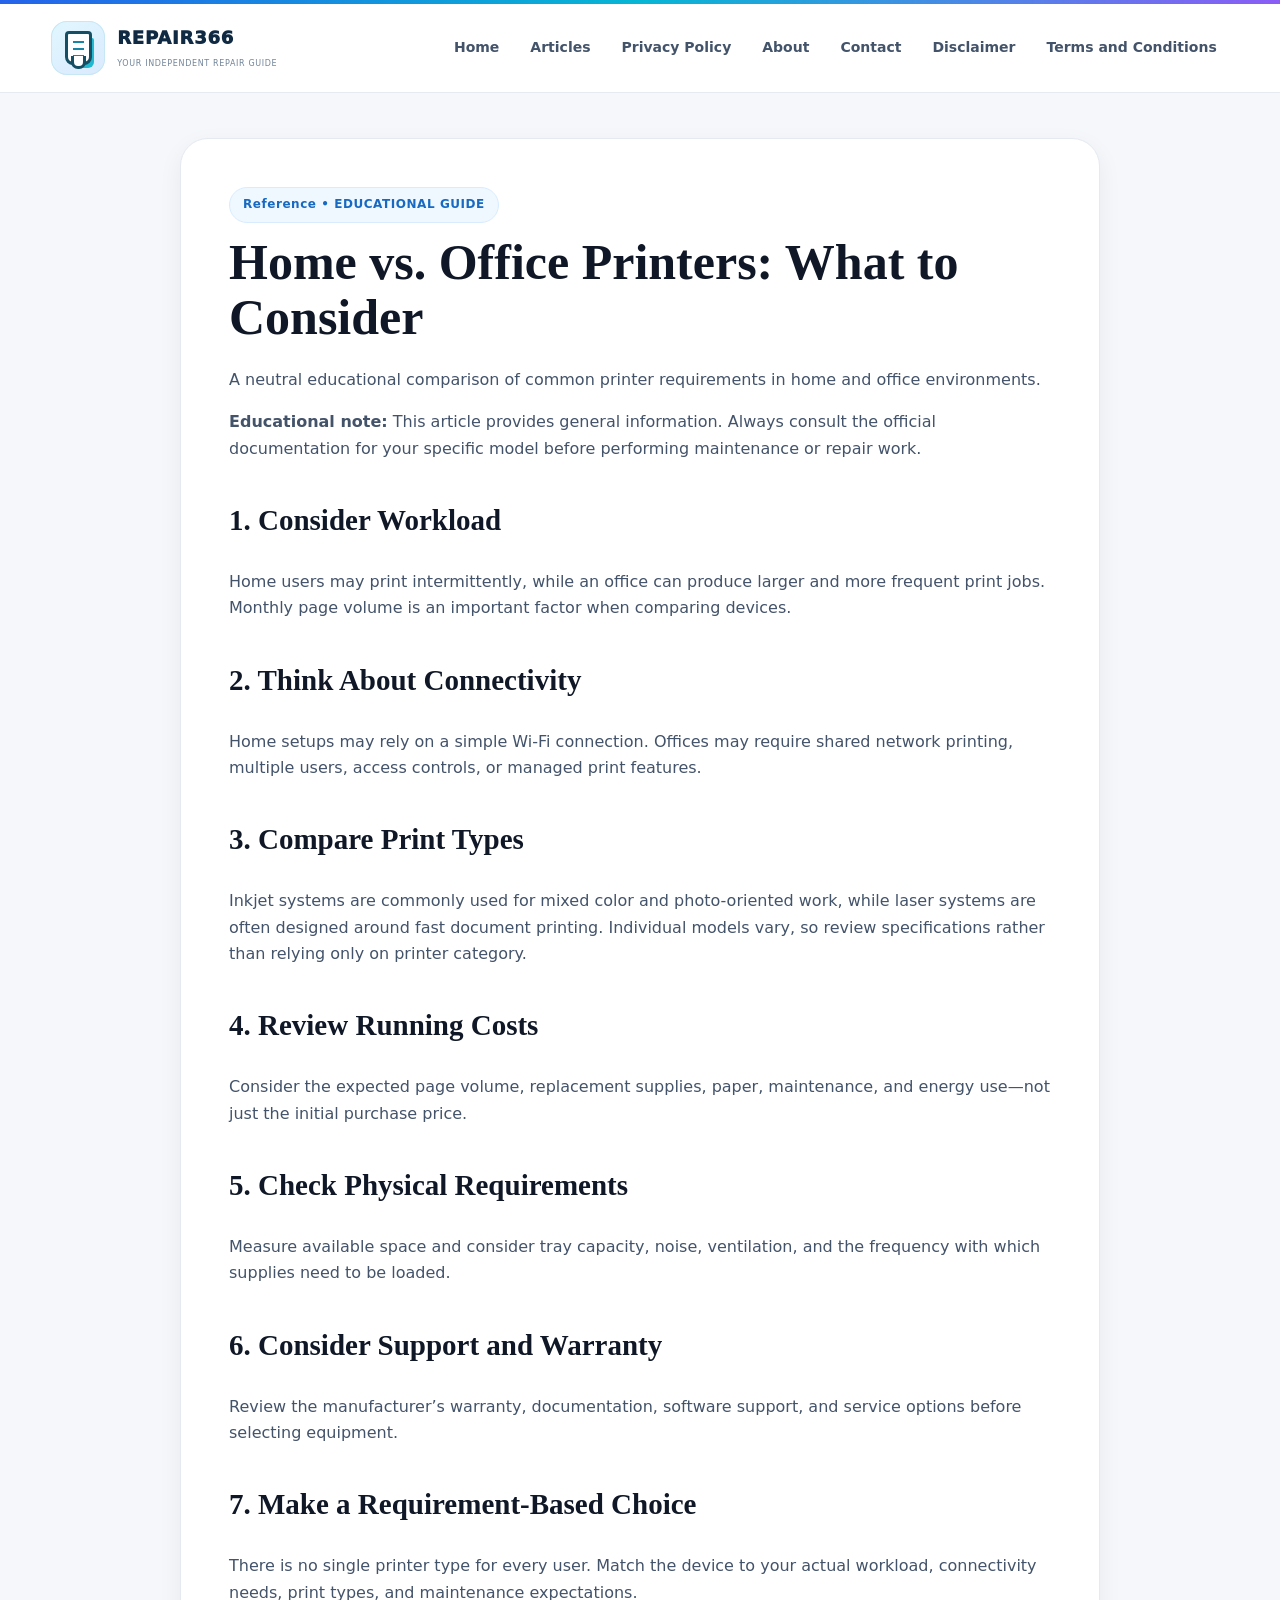
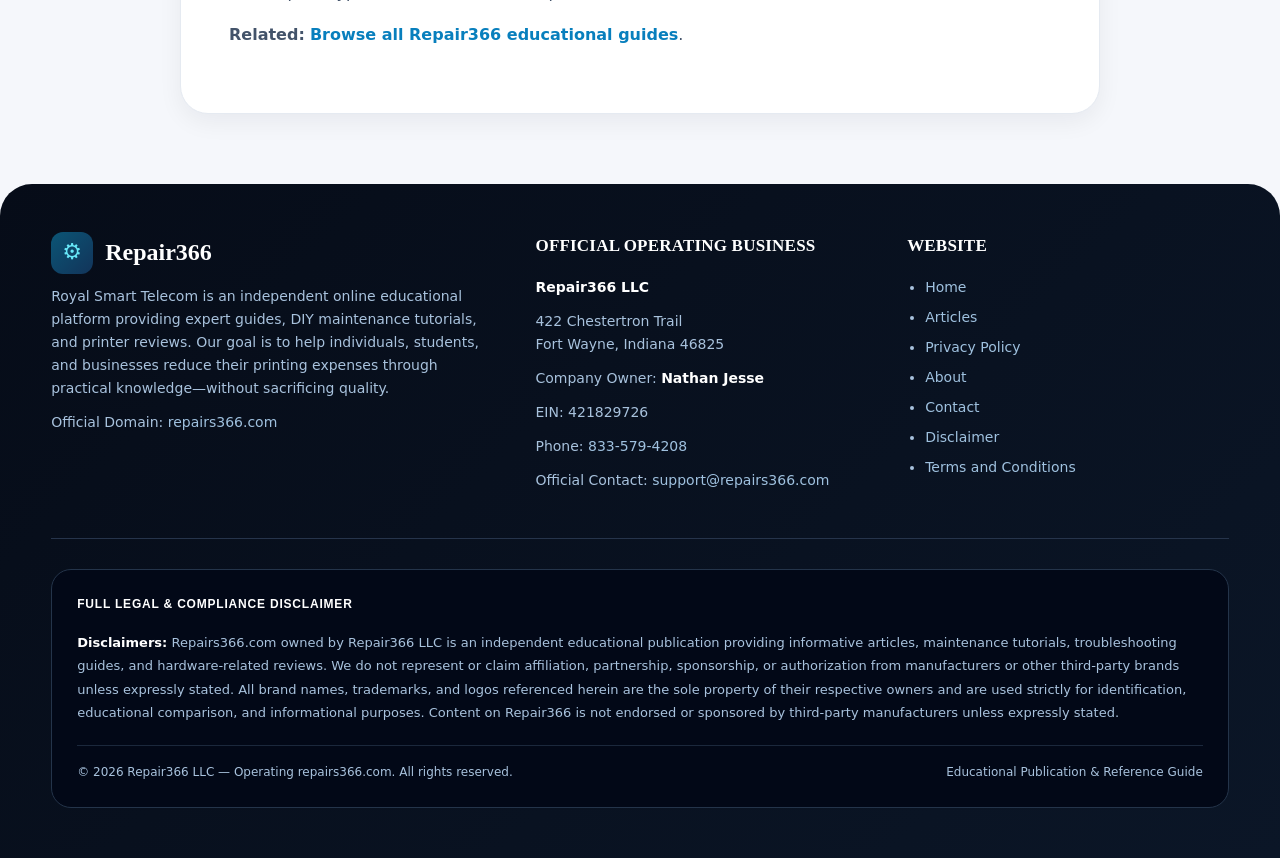
<file: printer-home-vs-office.html>
<!doctype html><html lang="en"><head><meta charset="utf-8"><meta name="viewport" content="width=device-width,initial-scale=1"><title>Home vs. Office Printers: What to Consider | Repair366</title><meta name="description" content="A neutral educational comparison of common printer requirements in home and office environments."><link rel="stylesheet" href="assets/style.css"></head><body><div class="topline"></div><header class="header"><div class="wrap nav"><a class="brand" href="index.html"><span class="brandmark"><span class="sheet"></span></span><span><span class="brandname">REPAIR366</span><span class="brandsub">YOUR INDEPENDENT REPAIR GUIDE</span></span></a><button class="menu" aria-label="Menu">☰</button><div class="links"><a href="index.html">Home</a><a href="articles.html">Articles</a><a href="privacy.html">Privacy Policy</a><a href="about.html">About</a><a href="contact.html">Contact</a><a href="disclaimer.html">Disclaimer</a><a href="terms.html">Terms and Conditions</a></div></div></header><main><div class="page"><div class="wrap"><article class="prose"><a class="eyebrow" href="articles.html">Reference • EDUCATIONAL GUIDE</a><h1>Home vs. Office Printers: What to Consider</h1><p class="lead">A neutral educational comparison of common printer requirements in home and office environments.</p><p><strong>Educational note:</strong> This article provides general information. Always consult the official documentation for your specific model before performing maintenance or repair work.</p><h2>1. Consider Workload</h2><p>Home users may print intermittently, while an office can produce larger and more frequent print jobs. Monthly page volume is an important factor when comparing devices.</p><h2>2. Think About Connectivity</h2><p>Home setups may rely on a simple Wi-Fi connection. Offices may require shared network printing, multiple users, access controls, or managed print features.</p><h2>3. Compare Print Types</h2><p>Inkjet systems are commonly used for mixed color and photo-oriented work, while laser systems are often designed around fast document printing. Individual models vary, so review specifications rather than relying only on printer category.</p><h2>4. Review Running Costs</h2><p>Consider the expected page volume, replacement supplies, paper, maintenance, and energy use—not just the initial purchase price.</p><h2>5. Check Physical Requirements</h2><p>Measure available space and consider tray capacity, noise, ventilation, and the frequency with which supplies need to be loaded.</p><h2>6. Consider Support and Warranty</h2><p>Review the manufacturer’s warranty, documentation, software support, and service options before selecting equipment.</p><h2>7. Make a Requirement-Based Choice</h2><p>There is no single printer type for every user. Match the device to your actual workload, connectivity needs, print types, and maintenance expectations.</p><p><strong>Related:</strong> <a href="articles.html" style="color:#087fbd;font-weight:800">Browse all Repair366 educational guides</a>.</p></article></div></div></main><footer class="site-footer"><div class="wrap footer"><div class="footer-grid"><div><div class="footer-brand"><span class="mini">⚙</span><span class="footer-title">Repair366</span></div><p>Royal Smart Telecom is an independent online educational platform providing expert guides, DIY maintenance tutorials, and printer reviews. Our goal is to help individuals, students, and businesses reduce their printing expenses through practical knowledge—without sacrificing quality.</p><p>Official Domain: <a href="https://repairs366.com/" target="_blank" rel="noopener">repairs366.com</a></p></div><div><h3>Official Operating Business</h3><p><strong style="color:#fff">Repair366 LLC</strong></p><p>422 Chestertron Trail<br>Fort Wayne, Indiana 46825</p><p>Company Owner: <strong style="color:#fff">Nathan Jesse</strong></p><p>EIN: 421829726</p><p>Phone: <a href="tel:+18335794208">833-579-4208</a></p><p>Official Contact: <a href="mailto:support@repairs366.com">support@repairs366.com</a></p></div><div><h3>Website</h3><ul class="scope"><li><a href="index.html">Home</a></li><li><a href="articles.html">Articles</a></li><li><a href="privacy.html">Privacy Policy</a></li><li><a href="about.html">About</a></li><li><a href="contact.html">Contact</a></li><li><a href="disclaimer.html">Disclaimer</a></li><li><a href="terms.html">Terms and Conditions</a></li></ul></div></div><div class="legal-box"><div class="legal-inner"><h3>FULL LEGAL &amp; COMPLIANCE DISCLAIMER</h3><p><strong style="color:#fff">Disclaimers:</strong> Repairs366.com owned by Repair366 LLC is an independent educational publication providing informative articles, maintenance tutorials, troubleshooting guides, and hardware-related reviews. We do not represent or claim affiliation, partnership, sponsorship, or authorization from manufacturers or other third-party brands unless expressly stated. All brand names, trademarks, and logos referenced herein are the sole property of their respective owners and are used strictly for identification, educational comparison, and informational purposes. Content on Repair366 is not endorsed or sponsored by third-party manufacturers unless expressly stated.</p><div class="copyright"><span>© 2026 Repair366 LLC — Operating repairs366.com. All rights reserved.</span><span>Educational Publication &amp; Reference Guide</span></div></div></div></div></footer><script src="assets/app.js"></script></body></html>
</file>
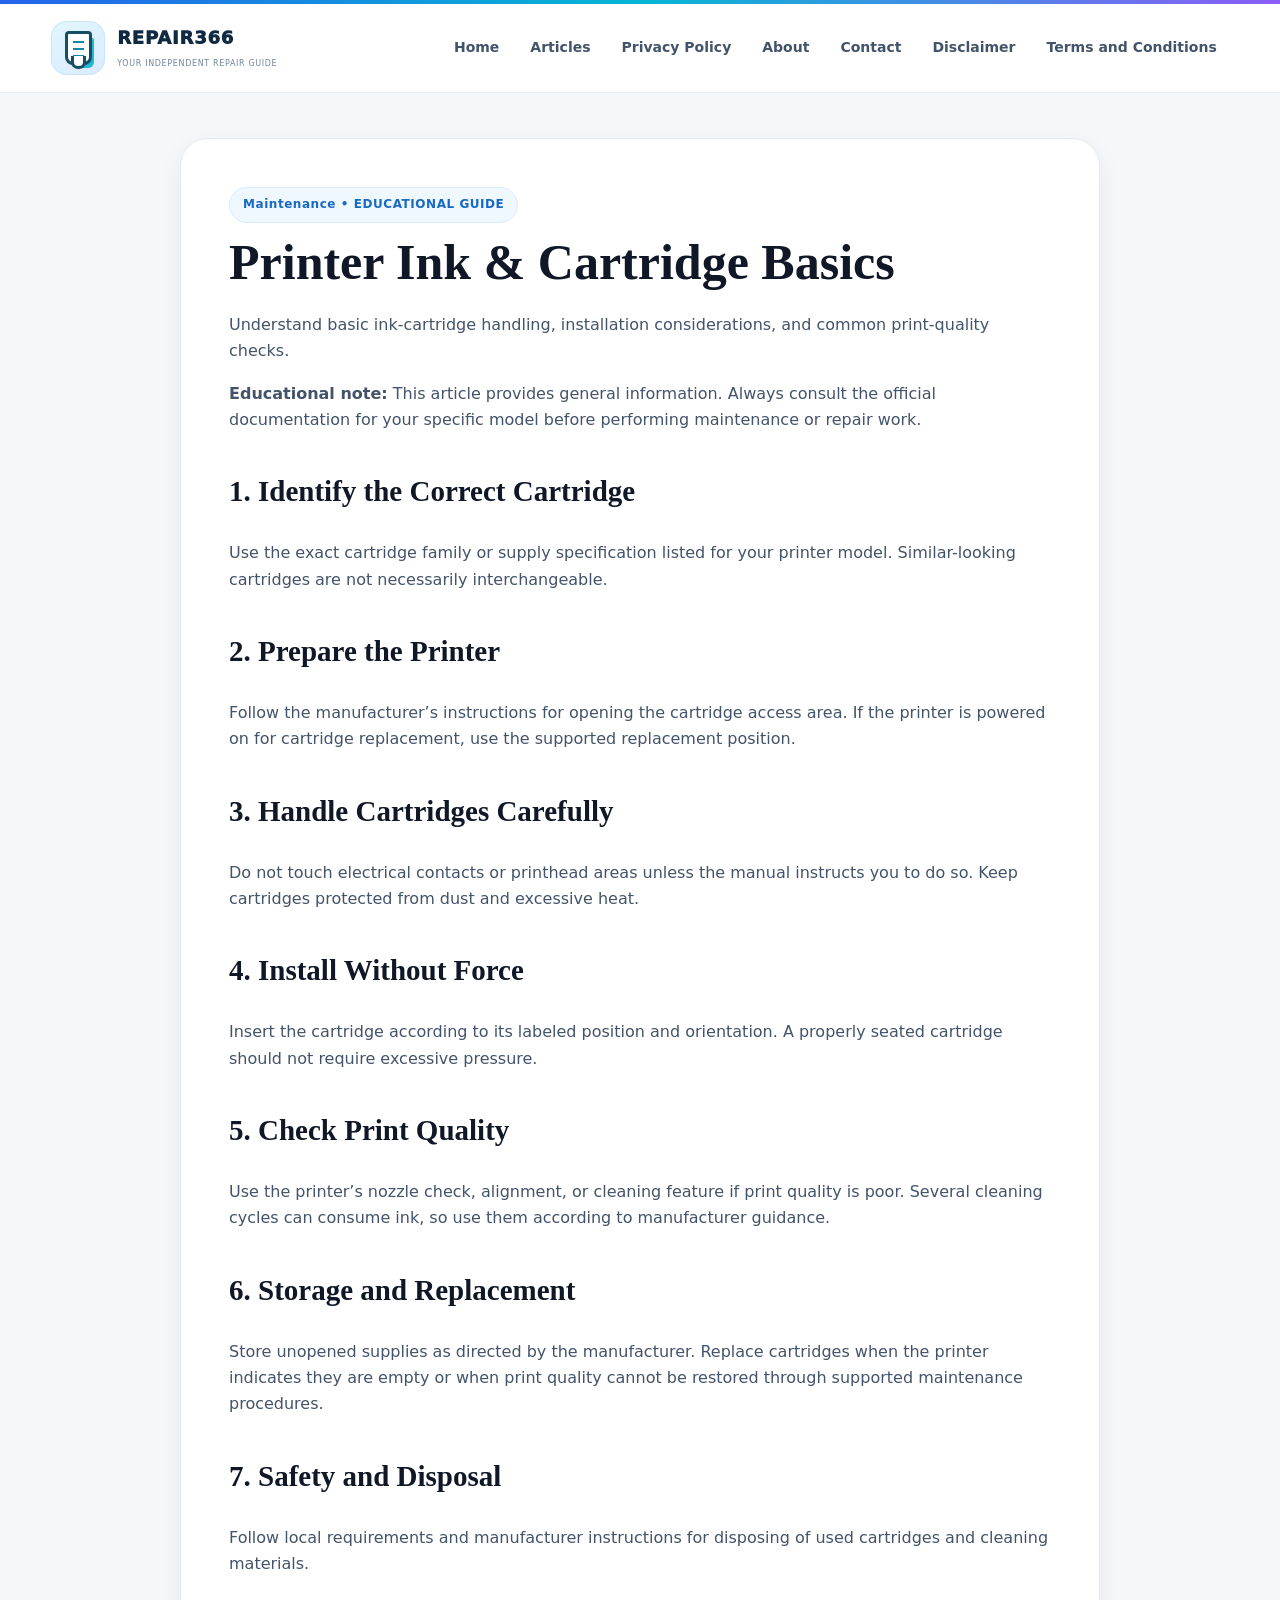
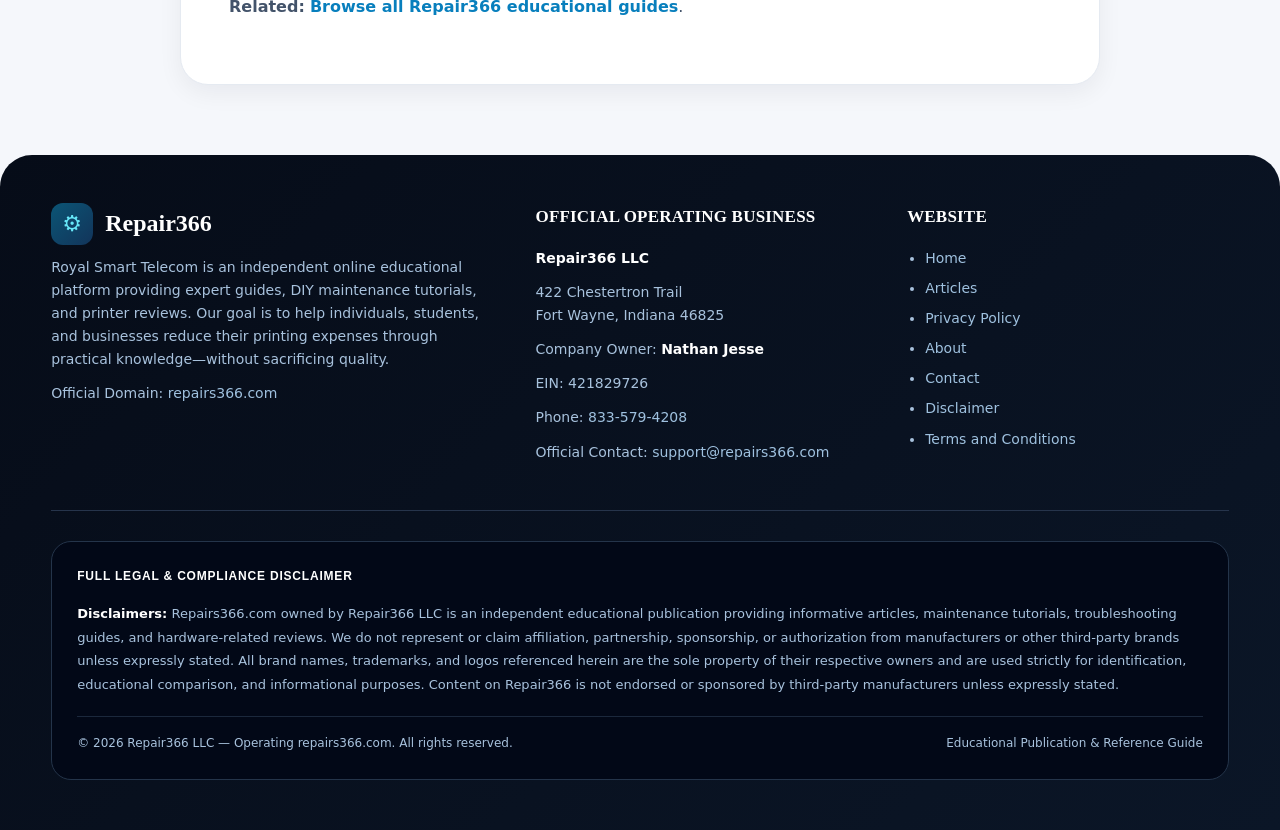
<file: printer-ink-basics.html>
<!doctype html><html lang="en"><head><meta charset="utf-8"><meta name="viewport" content="width=device-width,initial-scale=1"><title>Printer Ink & Cartridge Basics | Repair366</title><meta name="description" content="Understand basic ink-cartridge handling, installation considerations, and common print-quality checks."><link rel="stylesheet" href="assets/style.css"></head><body><div class="topline"></div><header class="header"><div class="wrap nav"><a class="brand" href="index.html"><span class="brandmark"><span class="sheet"></span></span><span><span class="brandname">REPAIR366</span><span class="brandsub">YOUR INDEPENDENT REPAIR GUIDE</span></span></a><button class="menu" aria-label="Menu">☰</button><div class="links"><a href="index.html">Home</a><a href="articles.html">Articles</a><a href="privacy.html">Privacy Policy</a><a href="about.html">About</a><a href="contact.html">Contact</a><a href="disclaimer.html">Disclaimer</a><a href="terms.html">Terms and Conditions</a></div></div></header><main><div class="page"><div class="wrap"><article class="prose"><a class="eyebrow" href="articles.html">Maintenance • EDUCATIONAL GUIDE</a><h1>Printer Ink & Cartridge Basics</h1><p class="lead">Understand basic ink-cartridge handling, installation considerations, and common print-quality checks.</p><p><strong>Educational note:</strong> This article provides general information. Always consult the official documentation for your specific model before performing maintenance or repair work.</p><h2>1. Identify the Correct Cartridge</h2><p>Use the exact cartridge family or supply specification listed for your printer model. Similar-looking cartridges are not necessarily interchangeable.</p><h2>2. Prepare the Printer</h2><p>Follow the manufacturer’s instructions for opening the cartridge access area. If the printer is powered on for cartridge replacement, use the supported replacement position.</p><h2>3. Handle Cartridges Carefully</h2><p>Do not touch electrical contacts or printhead areas unless the manual instructs you to do so. Keep cartridges protected from dust and excessive heat.</p><h2>4. Install Without Force</h2><p>Insert the cartridge according to its labeled position and orientation. A properly seated cartridge should not require excessive pressure.</p><h2>5. Check Print Quality</h2><p>Use the printer’s nozzle check, alignment, or cleaning feature if print quality is poor. Several cleaning cycles can consume ink, so use them according to manufacturer guidance.</p><h2>6. Storage and Replacement</h2><p>Store unopened supplies as directed by the manufacturer. Replace cartridges when the printer indicates they are empty or when print quality cannot be restored through supported maintenance procedures.</p><h2>7. Safety and Disposal</h2><p>Follow local requirements and manufacturer instructions for disposing of used cartridges and cleaning materials.</p><p><strong>Related:</strong> <a href="articles.html" style="color:#087fbd;font-weight:800">Browse all Repair366 educational guides</a>.</p></article></div></div></main><footer class="site-footer"><div class="wrap footer"><div class="footer-grid"><div><div class="footer-brand"><span class="mini">⚙</span><span class="footer-title">Repair366</span></div><p>Royal Smart Telecom is an independent online educational platform providing expert guides, DIY maintenance tutorials, and printer reviews. Our goal is to help individuals, students, and businesses reduce their printing expenses through practical knowledge—without sacrificing quality.</p><p>Official Domain: <a href="https://repairs366.com/" target="_blank" rel="noopener">repairs366.com</a></p></div><div><h3>Official Operating Business</h3><p><strong style="color:#fff">Repair366 LLC</strong></p><p>422 Chestertron Trail<br>Fort Wayne, Indiana 46825</p><p>Company Owner: <strong style="color:#fff">Nathan Jesse</strong></p><p>EIN: 421829726</p><p>Phone: <a href="tel:+18335794208">833-579-4208</a></p><p>Official Contact: <a href="mailto:support@repairs366.com">support@repairs366.com</a></p></div><div><h3>Website</h3><ul class="scope"><li><a href="index.html">Home</a></li><li><a href="articles.html">Articles</a></li><li><a href="privacy.html">Privacy Policy</a></li><li><a href="about.html">About</a></li><li><a href="contact.html">Contact</a></li><li><a href="disclaimer.html">Disclaimer</a></li><li><a href="terms.html">Terms and Conditions</a></li></ul></div></div><div class="legal-box"><div class="legal-inner"><h3>FULL LEGAL &amp; COMPLIANCE DISCLAIMER</h3><p><strong style="color:#fff">Disclaimers:</strong> Repairs366.com owned by Repair366 LLC is an independent educational publication providing informative articles, maintenance tutorials, troubleshooting guides, and hardware-related reviews. We do not represent or claim affiliation, partnership, sponsorship, or authorization from manufacturers or other third-party brands unless expressly stated. All brand names, trademarks, and logos referenced herein are the sole property of their respective owners and are used strictly for identification, educational comparison, and informational purposes. Content on Repair366 is not endorsed or sponsored by third-party manufacturers unless expressly stated.</p><div class="copyright"><span>© 2026 Repair366 LLC — Operating repairs366.com. All rights reserved.</span><span>Educational Publication &amp; Reference Guide</span></div></div></div></div></footer><script src="assets/app.js"></script></body></html>
</file>
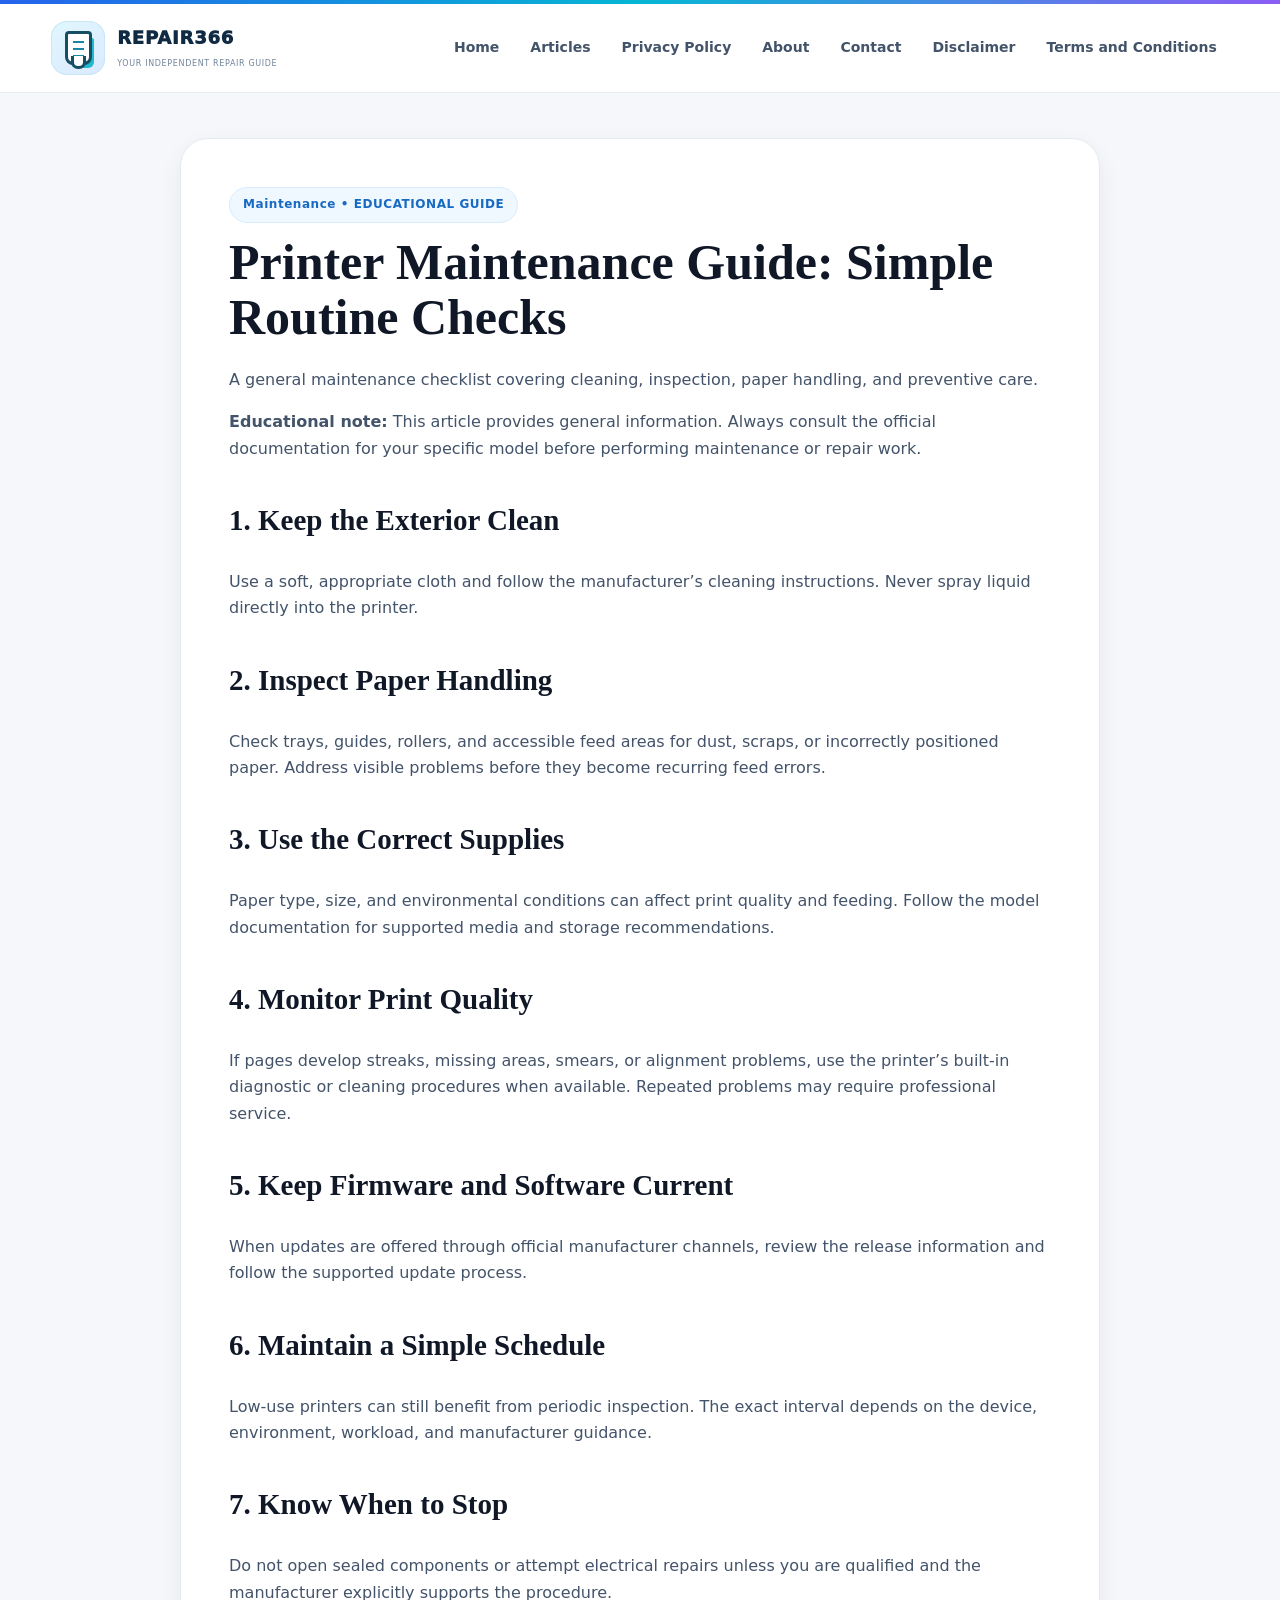
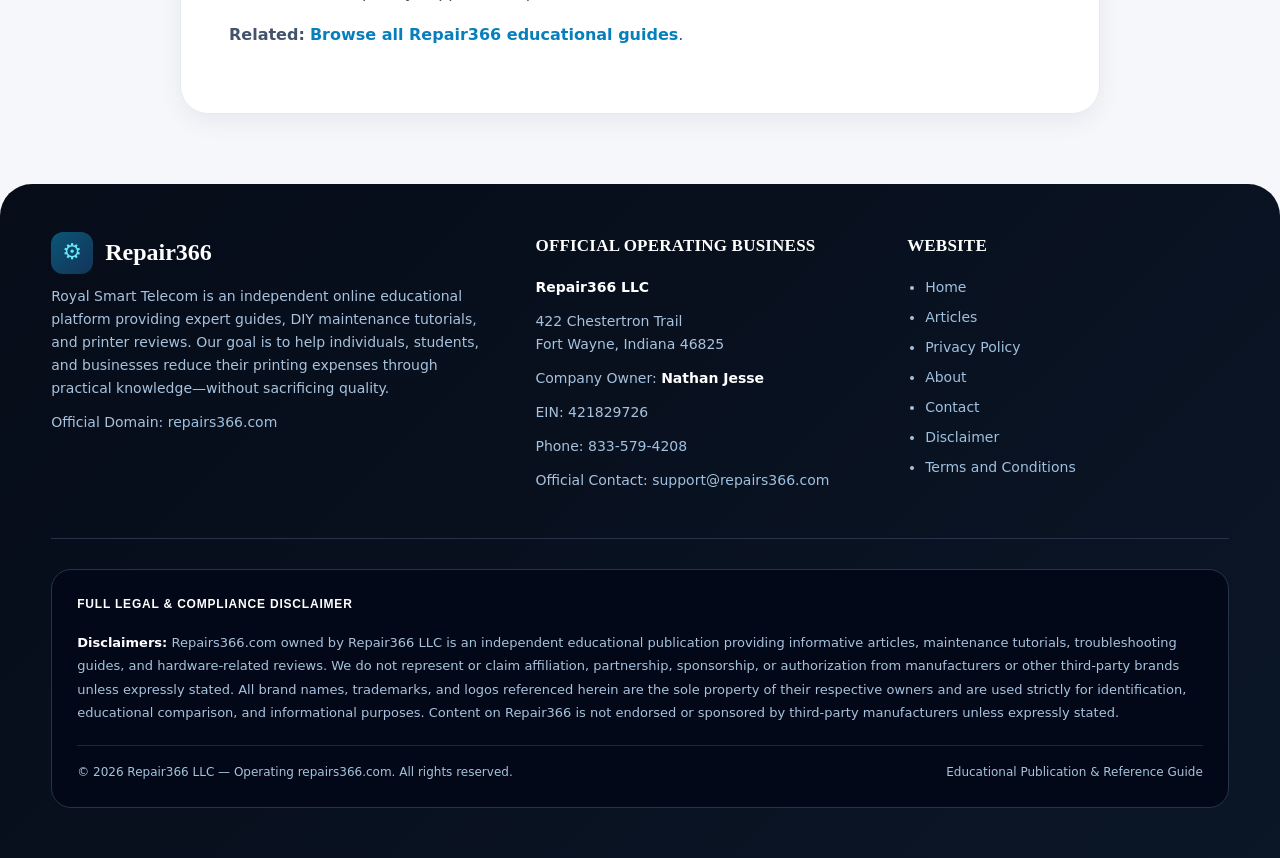
<file: printer-maintenance-guide.html>
<!doctype html><html lang="en"><head><meta charset="utf-8"><meta name="viewport" content="width=device-width,initial-scale=1"><title>Printer Maintenance Guide: Simple Routine Checks | Repair366</title><meta name="description" content="A general maintenance checklist covering cleaning, inspection, paper handling, and preventive care."><link rel="stylesheet" href="assets/style.css"></head><body><div class="topline"></div><header class="header"><div class="wrap nav"><a class="brand" href="index.html"><span class="brandmark"><span class="sheet"></span></span><span><span class="brandname">REPAIR366</span><span class="brandsub">YOUR INDEPENDENT REPAIR GUIDE</span></span></a><button class="menu" aria-label="Menu">☰</button><div class="links"><a href="index.html">Home</a><a href="articles.html">Articles</a><a href="privacy.html">Privacy Policy</a><a href="about.html">About</a><a href="contact.html">Contact</a><a href="disclaimer.html">Disclaimer</a><a href="terms.html">Terms and Conditions</a></div></div></header><main><div class="page"><div class="wrap"><article class="prose"><a class="eyebrow" href="articles.html">Maintenance • EDUCATIONAL GUIDE</a><h1>Printer Maintenance Guide: Simple Routine Checks</h1><p class="lead">A general maintenance checklist covering cleaning, inspection, paper handling, and preventive care.</p><p><strong>Educational note:</strong> This article provides general information. Always consult the official documentation for your specific model before performing maintenance or repair work.</p><h2>1. Keep the Exterior Clean</h2><p>Use a soft, appropriate cloth and follow the manufacturer’s cleaning instructions. Never spray liquid directly into the printer.</p><h2>2. Inspect Paper Handling</h2><p>Check trays, guides, rollers, and accessible feed areas for dust, scraps, or incorrectly positioned paper. Address visible problems before they become recurring feed errors.</p><h2>3. Use the Correct Supplies</h2><p>Paper type, size, and environmental conditions can affect print quality and feeding. Follow the model documentation for supported media and storage recommendations.</p><h2>4. Monitor Print Quality</h2><p>If pages develop streaks, missing areas, smears, or alignment problems, use the printer’s built-in diagnostic or cleaning procedures when available. Repeated problems may require professional service.</p><h2>5. Keep Firmware and Software Current</h2><p>When updates are offered through official manufacturer channels, review the release information and follow the supported update process.</p><h2>6. Maintain a Simple Schedule</h2><p>Low-use printers can still benefit from periodic inspection. The exact interval depends on the device, environment, workload, and manufacturer guidance.</p><h2>7. Know When to Stop</h2><p>Do not open sealed components or attempt electrical repairs unless you are qualified and the manufacturer explicitly supports the procedure.</p><p><strong>Related:</strong> <a href="articles.html" style="color:#087fbd;font-weight:800">Browse all Repair366 educational guides</a>.</p></article></div></div></main><footer class="site-footer"><div class="wrap footer"><div class="footer-grid"><div><div class="footer-brand"><span class="mini">⚙</span><span class="footer-title">Repair366</span></div><p>Royal Smart Telecom is an independent online educational platform providing expert guides, DIY maintenance tutorials, and printer reviews. Our goal is to help individuals, students, and businesses reduce their printing expenses through practical knowledge—without sacrificing quality.</p><p>Official Domain: <a href="https://repairs366.com/" target="_blank" rel="noopener">repairs366.com</a></p></div><div><h3>Official Operating Business</h3><p><strong style="color:#fff">Repair366 LLC</strong></p><p>422 Chestertron Trail<br>Fort Wayne, Indiana 46825</p><p>Company Owner: <strong style="color:#fff">Nathan Jesse</strong></p><p>EIN: 421829726</p><p>Phone: <a href="tel:+18335794208">833-579-4208</a></p><p>Official Contact: <a href="mailto:support@repairs366.com">support@repairs366.com</a></p></div><div><h3>Website</h3><ul class="scope"><li><a href="index.html">Home</a></li><li><a href="articles.html">Articles</a></li><li><a href="privacy.html">Privacy Policy</a></li><li><a href="about.html">About</a></li><li><a href="contact.html">Contact</a></li><li><a href="disclaimer.html">Disclaimer</a></li><li><a href="terms.html">Terms and Conditions</a></li></ul></div></div><div class="legal-box"><div class="legal-inner"><h3>FULL LEGAL &amp; COMPLIANCE DISCLAIMER</h3><p><strong style="color:#fff">Disclaimers:</strong> Repairs366.com owned by Repair366 LLC is an independent educational publication providing informative articles, maintenance tutorials, troubleshooting guides, and hardware-related reviews. We do not represent or claim affiliation, partnership, sponsorship, or authorization from manufacturers or other third-party brands unless expressly stated. All brand names, trademarks, and logos referenced herein are the sole property of their respective owners and are used strictly for identification, educational comparison, and informational purposes. Content on Repair366 is not endorsed or sponsored by third-party manufacturers unless expressly stated.</p><div class="copyright"><span>© 2026 Repair366 LLC — Operating repairs366.com. All rights reserved.</span><span>Educational Publication &amp; Reference Guide</span></div></div></div></div></footer><script src="assets/app.js"></script></body></html>
</file>
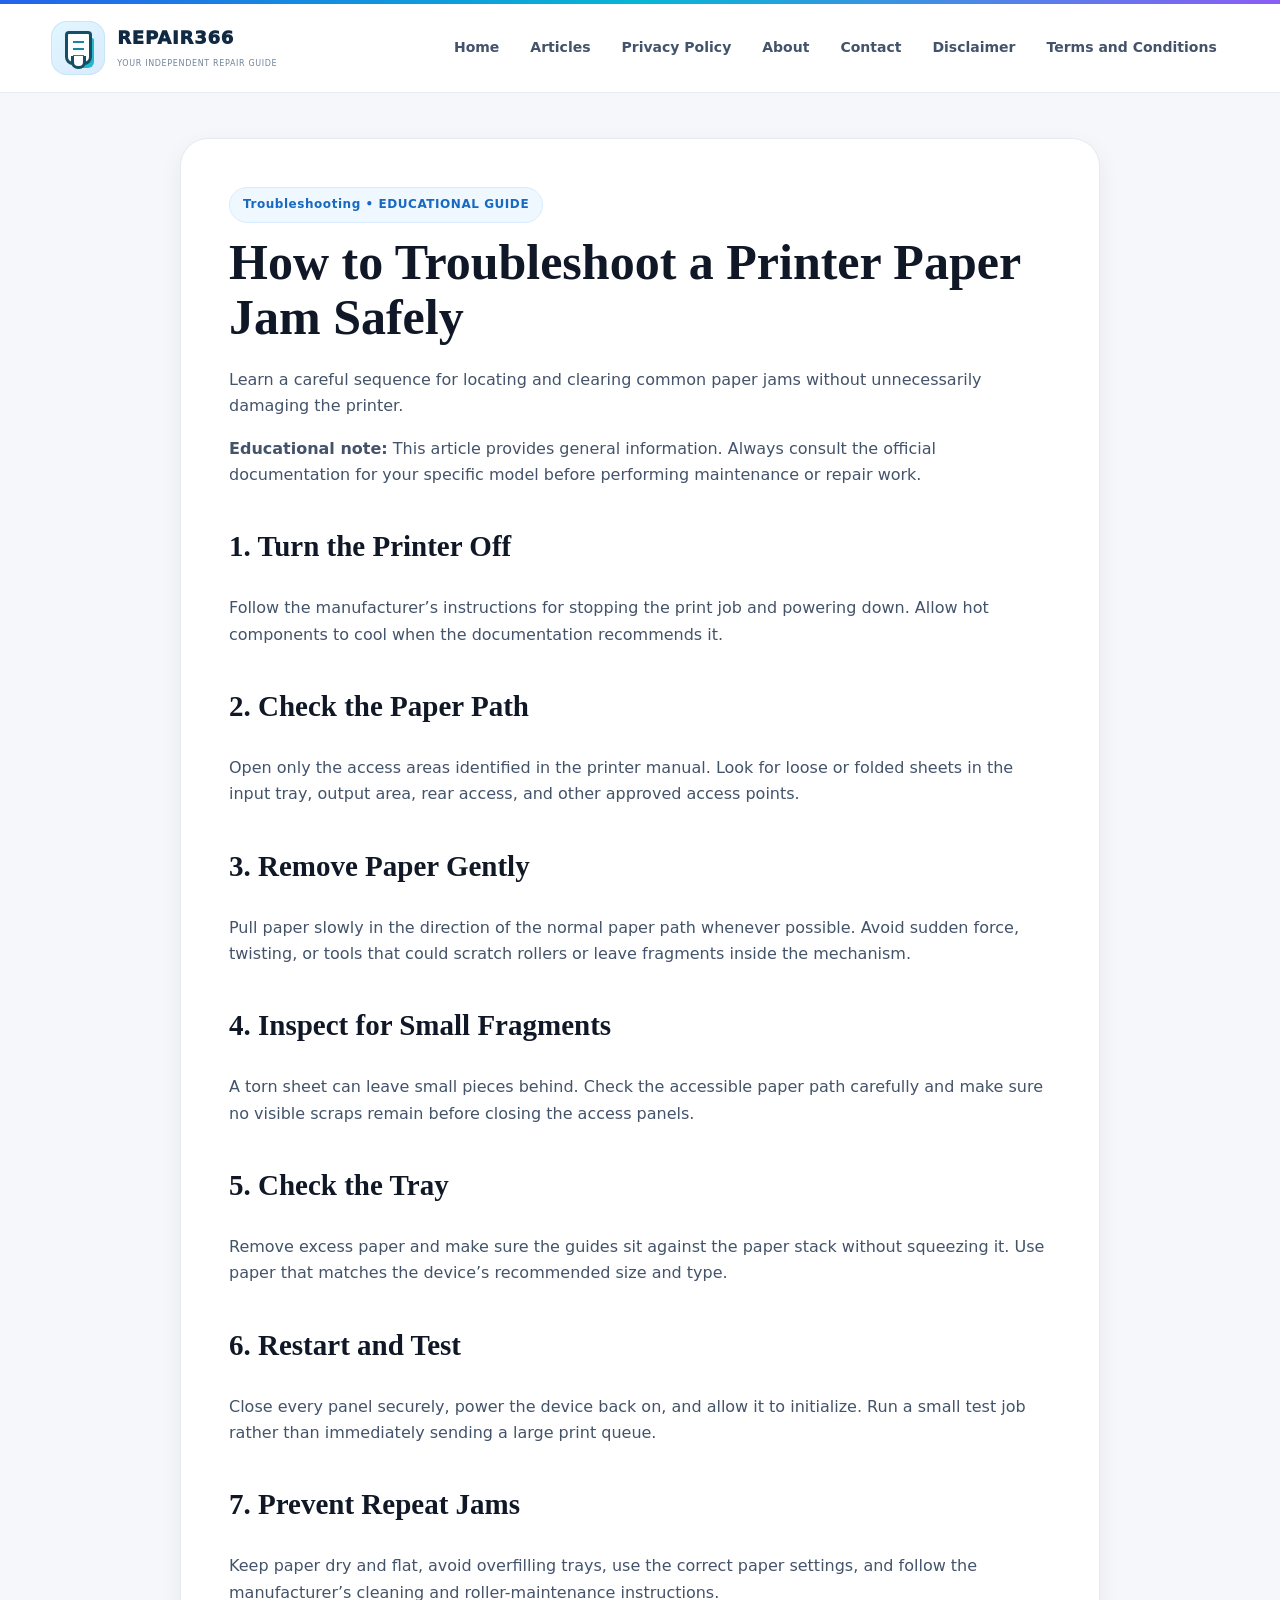
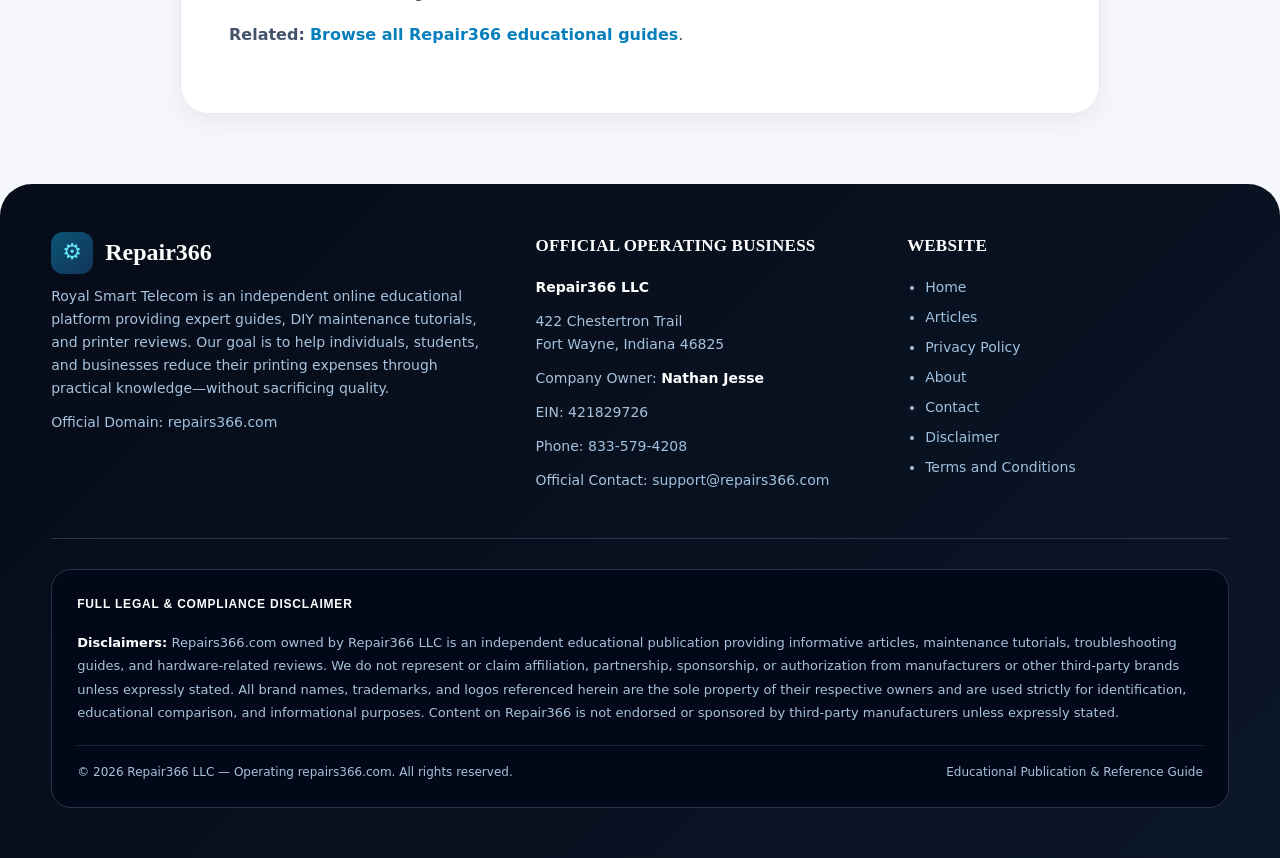
<file: printer-paper-jam.html>
<!doctype html><html lang="en"><head><meta charset="utf-8"><meta name="viewport" content="width=device-width,initial-scale=1"><title>How to Troubleshoot a Printer Paper Jam Safely | Repair366</title><meta name="description" content="Learn a careful sequence for locating and clearing common paper jams without unnecessarily damaging the printer."><link rel="stylesheet" href="assets/style.css"></head><body><div class="topline"></div><header class="header"><div class="wrap nav"><a class="brand" href="index.html"><span class="brandmark"><span class="sheet"></span></span><span><span class="brandname">REPAIR366</span><span class="brandsub">YOUR INDEPENDENT REPAIR GUIDE</span></span></a><button class="menu" aria-label="Menu">☰</button><div class="links"><a href="index.html">Home</a><a href="articles.html">Articles</a><a href="privacy.html">Privacy Policy</a><a href="about.html">About</a><a href="contact.html">Contact</a><a href="disclaimer.html">Disclaimer</a><a href="terms.html">Terms and Conditions</a></div></div></header><main><div class="page"><div class="wrap"><article class="prose"><a class="eyebrow" href="articles.html">Troubleshooting • EDUCATIONAL GUIDE</a><h1>How to Troubleshoot a Printer Paper Jam Safely</h1><p class="lead">Learn a careful sequence for locating and clearing common paper jams without unnecessarily damaging the printer.</p><p><strong>Educational note:</strong> This article provides general information. Always consult the official documentation for your specific model before performing maintenance or repair work.</p><h2>1. Turn the Printer Off</h2><p>Follow the manufacturer’s instructions for stopping the print job and powering down. Allow hot components to cool when the documentation recommends it.</p><h2>2. Check the Paper Path</h2><p>Open only the access areas identified in the printer manual. Look for loose or folded sheets in the input tray, output area, rear access, and other approved access points.</p><h2>3. Remove Paper Gently</h2><p>Pull paper slowly in the direction of the normal paper path whenever possible. Avoid sudden force, twisting, or tools that could scratch rollers or leave fragments inside the mechanism.</p><h2>4. Inspect for Small Fragments</h2><p>A torn sheet can leave small pieces behind. Check the accessible paper path carefully and make sure no visible scraps remain before closing the access panels.</p><h2>5. Check the Tray</h2><p>Remove excess paper and make sure the guides sit against the paper stack without squeezing it. Use paper that matches the device’s recommended size and type.</p><h2>6. Restart and Test</h2><p>Close every panel securely, power the device back on, and allow it to initialize. Run a small test job rather than immediately sending a large print queue.</p><h2>7. Prevent Repeat Jams</h2><p>Keep paper dry and flat, avoid overfilling trays, use the correct paper settings, and follow the manufacturer’s cleaning and roller-maintenance instructions.</p><p><strong>Related:</strong> <a href="articles.html" style="color:#087fbd;font-weight:800">Browse all Repair366 educational guides</a>.</p></article></div></div></main><footer class="site-footer"><div class="wrap footer"><div class="footer-grid"><div><div class="footer-brand"><span class="mini">⚙</span><span class="footer-title">Repair366</span></div><p>Royal Smart Telecom is an independent online educational platform providing expert guides, DIY maintenance tutorials, and printer reviews. Our goal is to help individuals, students, and businesses reduce their printing expenses through practical knowledge—without sacrificing quality.</p><p>Official Domain: <a href="https://repairs366.com/" target="_blank" rel="noopener">repairs366.com</a></p></div><div><h3>Official Operating Business</h3><p><strong style="color:#fff">Repair366 LLC</strong></p><p>422 Chestertron Trail<br>Fort Wayne, Indiana 46825</p><p>Company Owner: <strong style="color:#fff">Nathan Jesse</strong></p><p>EIN: 421829726</p><p>Phone: <a href="tel:+18335794208">833-579-4208</a></p><p>Official Contact: <a href="mailto:support@repairs366.com">support@repairs366.com</a></p></div><div><h3>Website</h3><ul class="scope"><li><a href="index.html">Home</a></li><li><a href="articles.html">Articles</a></li><li><a href="privacy.html">Privacy Policy</a></li><li><a href="about.html">About</a></li><li><a href="contact.html">Contact</a></li><li><a href="disclaimer.html">Disclaimer</a></li><li><a href="terms.html">Terms and Conditions</a></li></ul></div></div><div class="legal-box"><div class="legal-inner"><h3>FULL LEGAL &amp; COMPLIANCE DISCLAIMER</h3><p><strong style="color:#fff">Disclaimers:</strong> Repairs366.com owned by Repair366 LLC is an independent educational publication providing informative articles, maintenance tutorials, troubleshooting guides, and hardware-related reviews. We do not represent or claim affiliation, partnership, sponsorship, or authorization from manufacturers or other third-party brands unless expressly stated. All brand names, trademarks, and logos referenced herein are the sole property of their respective owners and are used strictly for identification, educational comparison, and informational purposes. Content on Repair366 is not endorsed or sponsored by third-party manufacturers unless expressly stated.</p><div class="copyright"><span>© 2026 Repair366 LLC — Operating repairs366.com. All rights reserved.</span><span>Educational Publication &amp; Reference Guide</span></div></div></div></div></footer><script src="assets/app.js"></script></body></html>
</file>
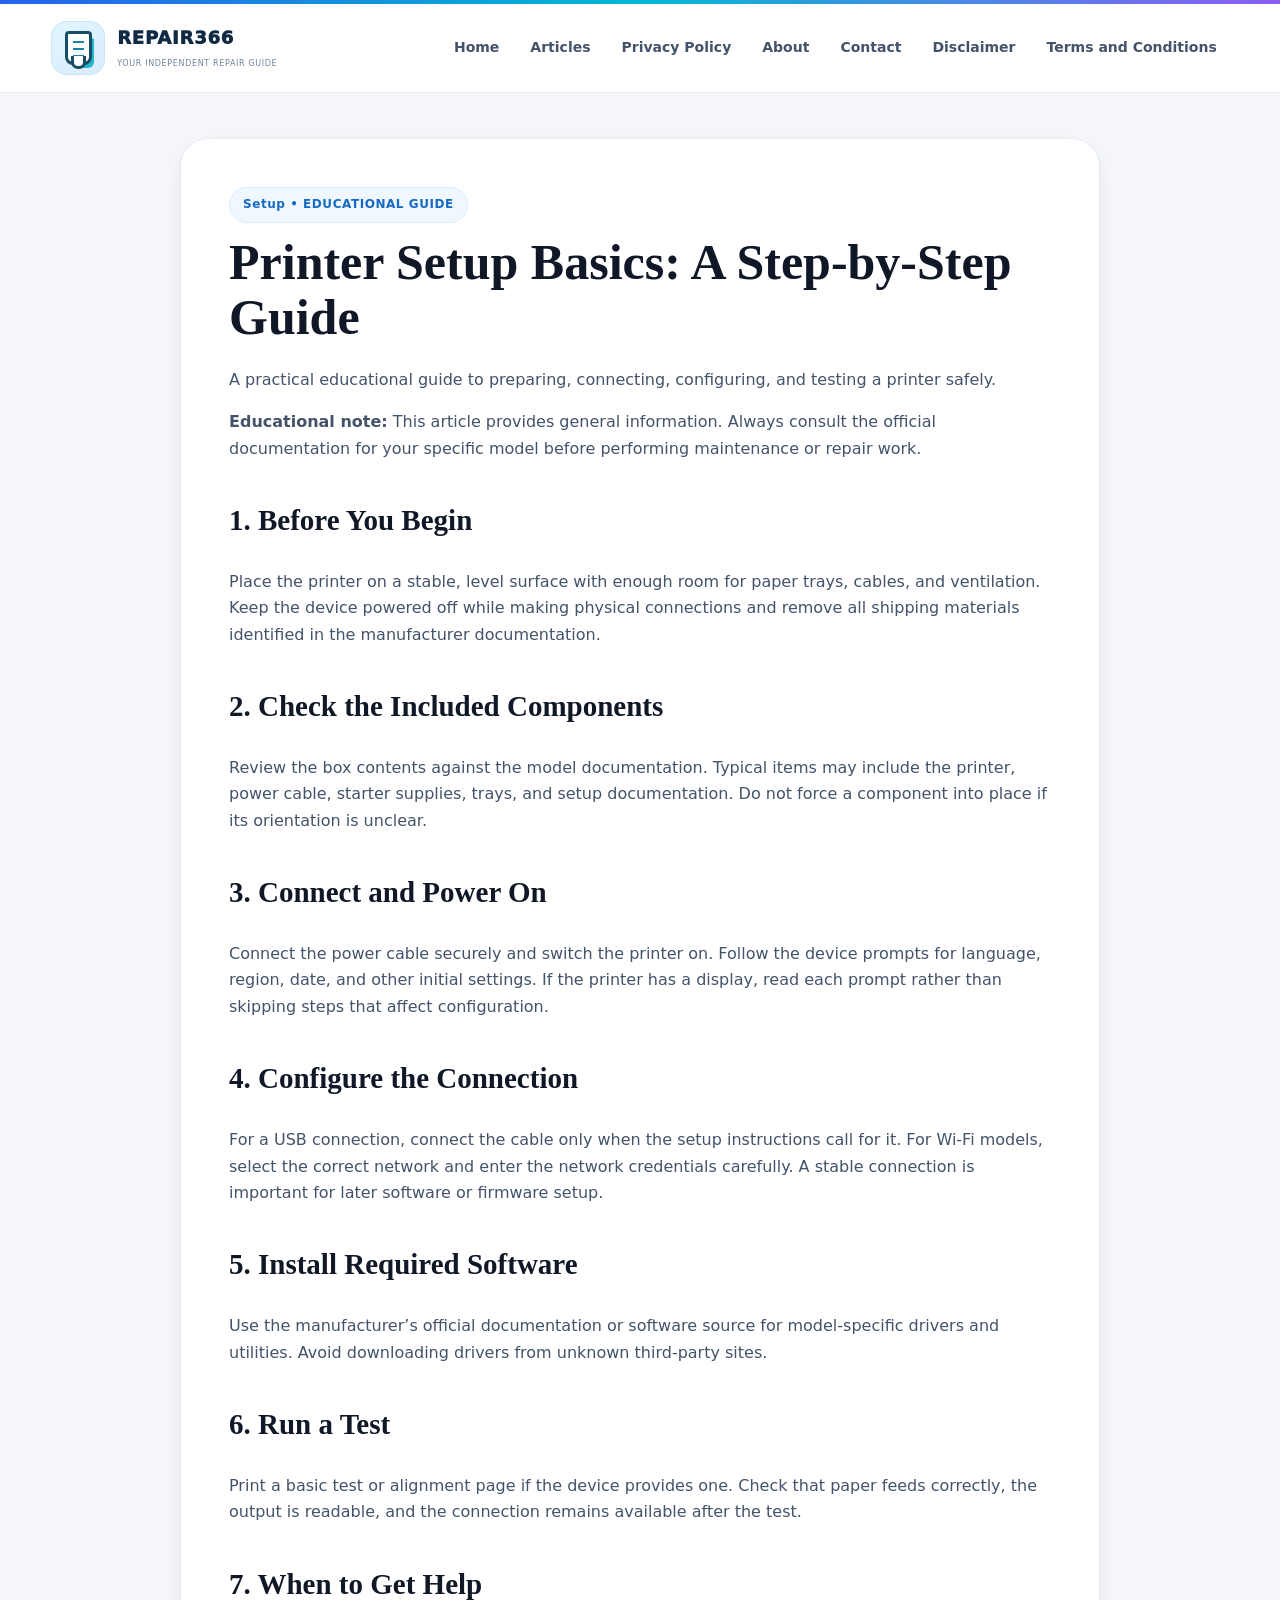
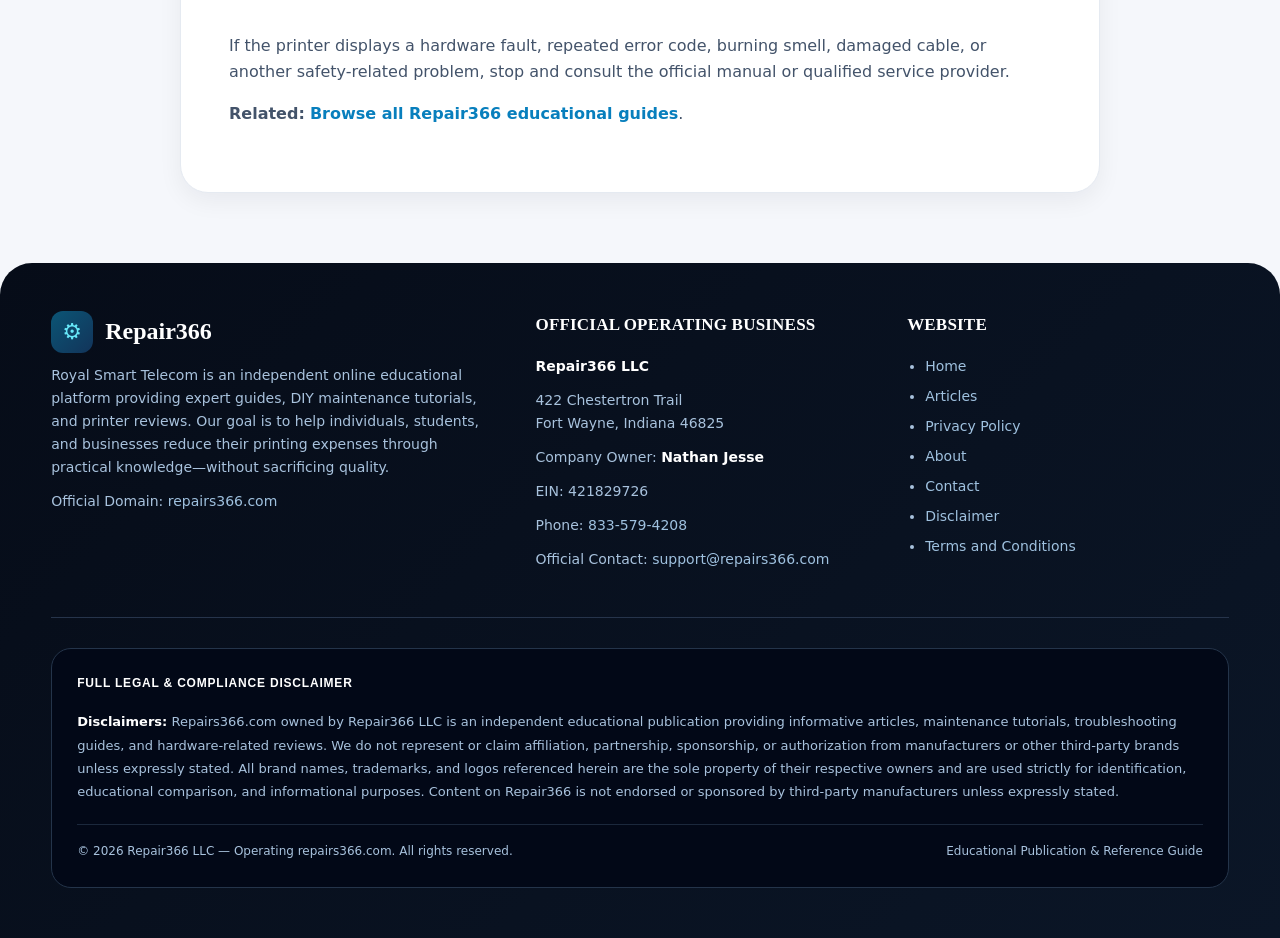
<file: printer-setup-basics.html>
<!doctype html><html lang="en"><head><meta charset="utf-8"><meta name="viewport" content="width=device-width,initial-scale=1"><title>Printer Setup Basics: A Step-by-Step Guide | Repair366</title><meta name="description" content="A practical educational guide to preparing, connecting, configuring, and testing a printer safely."><link rel="stylesheet" href="assets/style.css"></head><body><div class="topline"></div><header class="header"><div class="wrap nav"><a class="brand" href="index.html"><span class="brandmark"><span class="sheet"></span></span><span><span class="brandname">REPAIR366</span><span class="brandsub">YOUR INDEPENDENT REPAIR GUIDE</span></span></a><button class="menu" aria-label="Menu">☰</button><div class="links"><a href="index.html">Home</a><a href="articles.html">Articles</a><a href="privacy.html">Privacy Policy</a><a href="about.html">About</a><a href="contact.html">Contact</a><a href="disclaimer.html">Disclaimer</a><a href="terms.html">Terms and Conditions</a></div></div></header><main><div class="page"><div class="wrap"><article class="prose"><a class="eyebrow" href="articles.html">Setup • EDUCATIONAL GUIDE</a><h1>Printer Setup Basics: A Step-by-Step Guide</h1><p class="lead">A practical educational guide to preparing, connecting, configuring, and testing a printer safely.</p><p><strong>Educational note:</strong> This article provides general information. Always consult the official documentation for your specific model before performing maintenance or repair work.</p><h2>1. Before You Begin</h2><p>Place the printer on a stable, level surface with enough room for paper trays, cables, and ventilation. Keep the device powered off while making physical connections and remove all shipping materials identified in the manufacturer documentation.</p><h2>2. Check the Included Components</h2><p>Review the box contents against the model documentation. Typical items may include the printer, power cable, starter supplies, trays, and setup documentation. Do not force a component into place if its orientation is unclear.</p><h2>3. Connect and Power On</h2><p>Connect the power cable securely and switch the printer on. Follow the device prompts for language, region, date, and other initial settings. If the printer has a display, read each prompt rather than skipping steps that affect configuration.</p><h2>4. Configure the Connection</h2><p>For a USB connection, connect the cable only when the setup instructions call for it. For Wi-Fi models, select the correct network and enter the network credentials carefully. A stable connection is important for later software or firmware setup.</p><h2>5. Install Required Software</h2><p>Use the manufacturer’s official documentation or software source for model-specific drivers and utilities. Avoid downloading drivers from unknown third-party sites.</p><h2>6. Run a Test</h2><p>Print a basic test or alignment page if the device provides one. Check that paper feeds correctly, the output is readable, and the connection remains available after the test.</p><h2>7. When to Get Help</h2><p>If the printer displays a hardware fault, repeated error code, burning smell, damaged cable, or another safety-related problem, stop and consult the official manual or qualified service provider.</p><p><strong>Related:</strong> <a href="articles.html" style="color:#087fbd;font-weight:800">Browse all Repair366 educational guides</a>.</p></article></div></div></main><footer class="site-footer"><div class="wrap footer"><div class="footer-grid"><div><div class="footer-brand"><span class="mini">⚙</span><span class="footer-title">Repair366</span></div><p>Royal Smart Telecom is an independent online educational platform providing expert guides, DIY maintenance tutorials, and printer reviews. Our goal is to help individuals, students, and businesses reduce their printing expenses through practical knowledge—without sacrificing quality.</p><p>Official Domain: <a href="https://repairs366.com/" target="_blank" rel="noopener">repairs366.com</a></p></div><div><h3>Official Operating Business</h3><p><strong style="color:#fff">Repair366 LLC</strong></p><p>422 Chestertron Trail<br>Fort Wayne, Indiana 46825</p><p>Company Owner: <strong style="color:#fff">Nathan Jesse</strong></p><p>EIN: 421829726</p><p>Phone: <a href="tel:+18335794208">833-579-4208</a></p><p>Official Contact: <a href="mailto:support@repairs366.com">support@repairs366.com</a></p></div><div><h3>Website</h3><ul class="scope"><li><a href="index.html">Home</a></li><li><a href="articles.html">Articles</a></li><li><a href="privacy.html">Privacy Policy</a></li><li><a href="about.html">About</a></li><li><a href="contact.html">Contact</a></li><li><a href="disclaimer.html">Disclaimer</a></li><li><a href="terms.html">Terms and Conditions</a></li></ul></div></div><div class="legal-box"><div class="legal-inner"><h3>FULL LEGAL &amp; COMPLIANCE DISCLAIMER</h3><p><strong style="color:#fff">Disclaimers:</strong> Repairs366.com owned by Repair366 LLC is an independent educational publication providing informative articles, maintenance tutorials, troubleshooting guides, and hardware-related reviews. We do not represent or claim affiliation, partnership, sponsorship, or authorization from manufacturers or other third-party brands unless expressly stated. All brand names, trademarks, and logos referenced herein are the sole property of their respective owners and are used strictly for identification, educational comparison, and informational purposes. Content on Repair366 is not endorsed or sponsored by third-party manufacturers unless expressly stated.</p><div class="copyright"><span>© 2026 Repair366 LLC — Operating repairs366.com. All rights reserved.</span><span>Educational Publication &amp; Reference Guide</span></div></div></div></div></footer><script src="assets/app.js"></script></body></html>
</file>
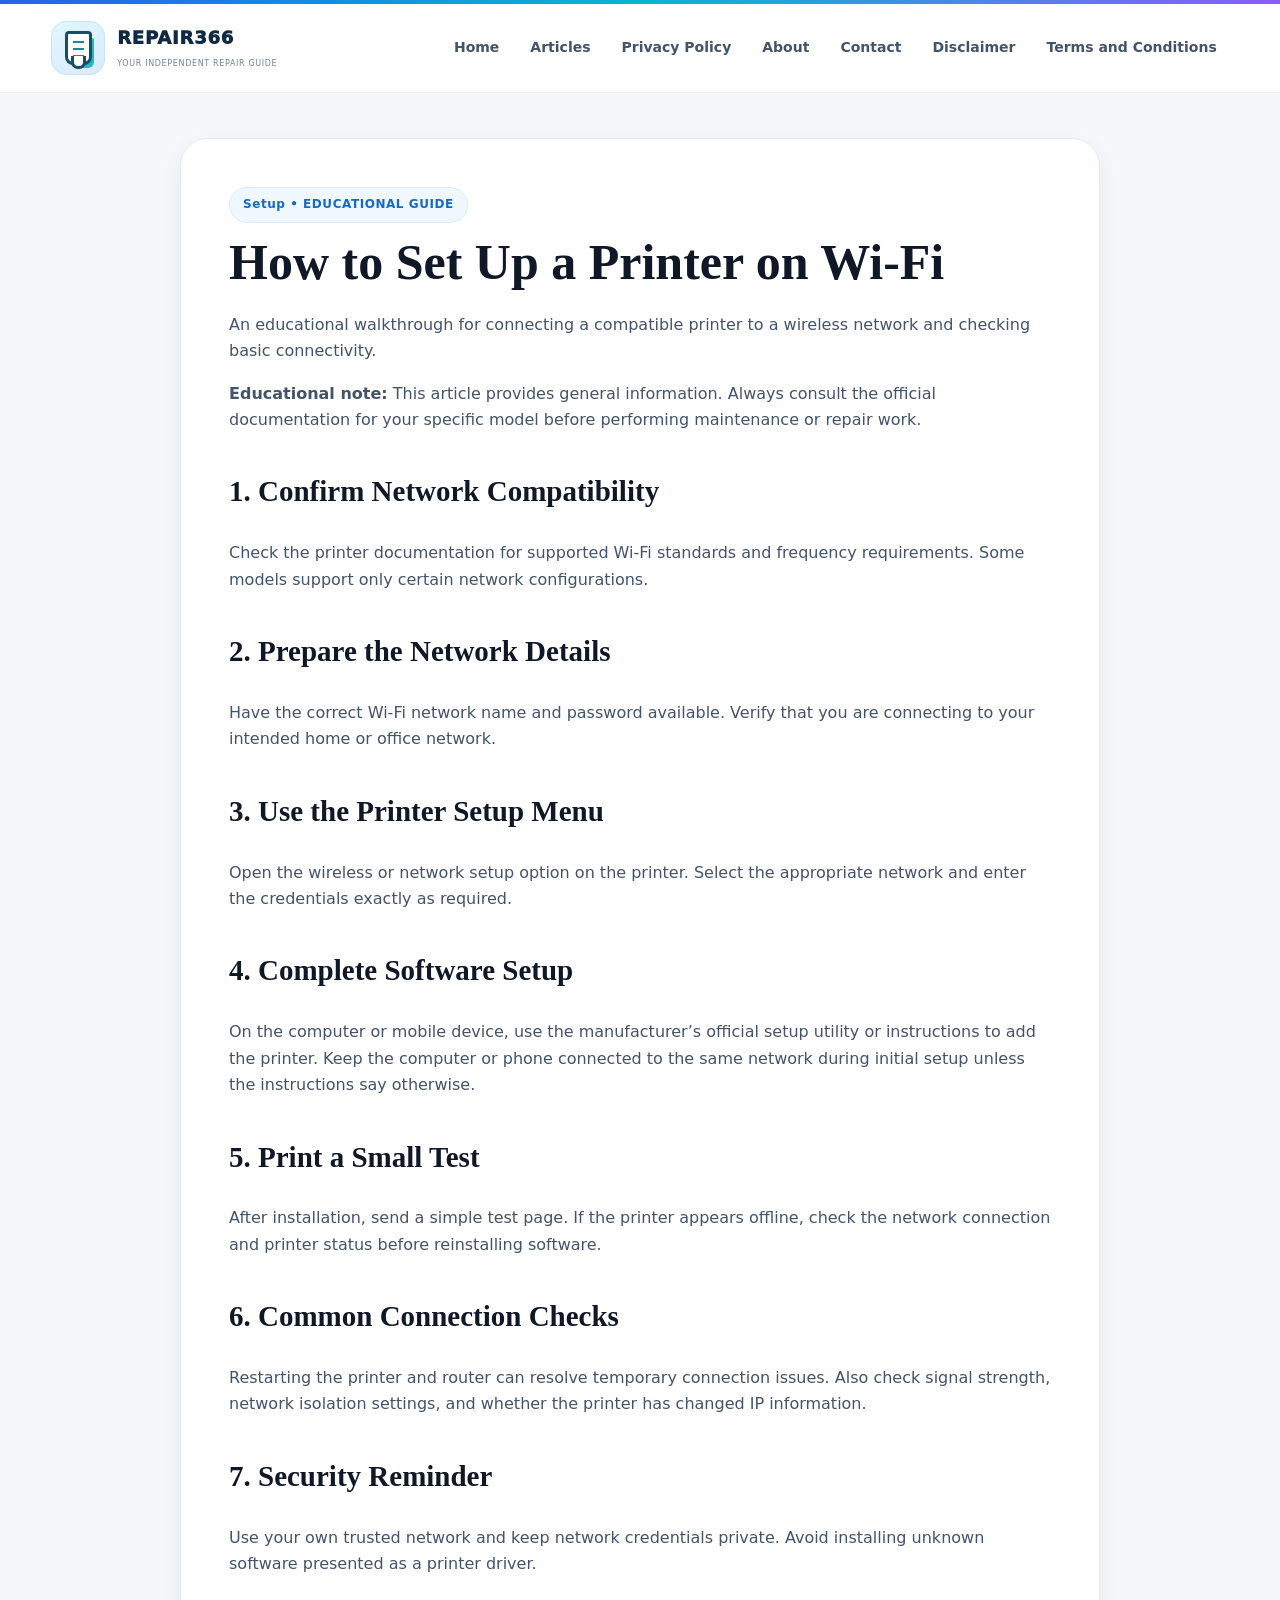
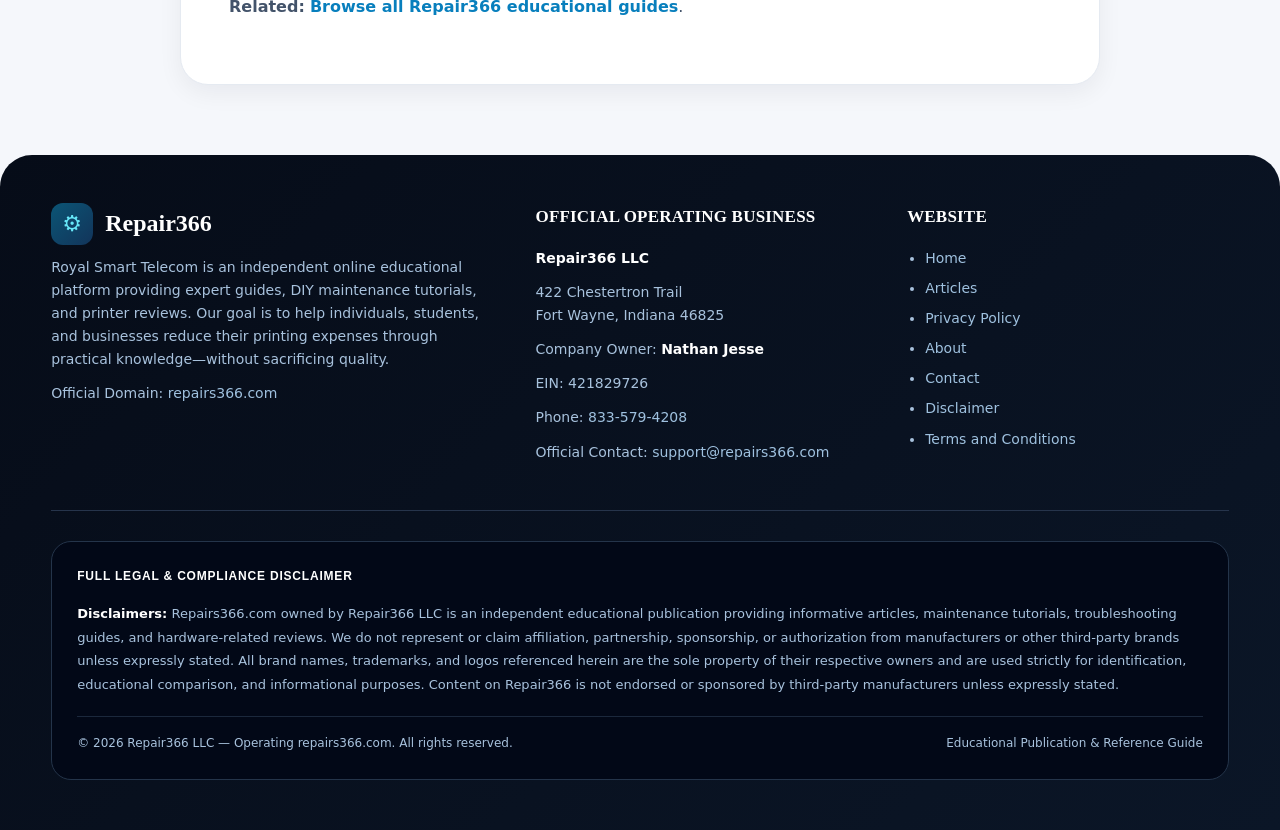
<file: printer-wifi-setup.html>
<!doctype html><html lang="en"><head><meta charset="utf-8"><meta name="viewport" content="width=device-width,initial-scale=1"><title>How to Set Up a Printer on Wi-Fi | Repair366</title><meta name="description" content="An educational walkthrough for connecting a compatible printer to a wireless network and checking basic connectivity."><link rel="stylesheet" href="assets/style.css"></head><body><div class="topline"></div><header class="header"><div class="wrap nav"><a class="brand" href="index.html"><span class="brandmark"><span class="sheet"></span></span><span><span class="brandname">REPAIR366</span><span class="brandsub">YOUR INDEPENDENT REPAIR GUIDE</span></span></a><button class="menu" aria-label="Menu">☰</button><div class="links"><a href="index.html">Home</a><a href="articles.html">Articles</a><a href="privacy.html">Privacy Policy</a><a href="about.html">About</a><a href="contact.html">Contact</a><a href="disclaimer.html">Disclaimer</a><a href="terms.html">Terms and Conditions</a></div></div></header><main><div class="page"><div class="wrap"><article class="prose"><a class="eyebrow" href="articles.html">Setup • EDUCATIONAL GUIDE</a><h1>How to Set Up a Printer on Wi-Fi</h1><p class="lead">An educational walkthrough for connecting a compatible printer to a wireless network and checking basic connectivity.</p><p><strong>Educational note:</strong> This article provides general information. Always consult the official documentation for your specific model before performing maintenance or repair work.</p><h2>1. Confirm Network Compatibility</h2><p>Check the printer documentation for supported Wi-Fi standards and frequency requirements. Some models support only certain network configurations.</p><h2>2. Prepare the Network Details</h2><p>Have the correct Wi-Fi network name and password available. Verify that you are connecting to your intended home or office network.</p><h2>3. Use the Printer Setup Menu</h2><p>Open the wireless or network setup option on the printer. Select the appropriate network and enter the credentials exactly as required.</p><h2>4. Complete Software Setup</h2><p>On the computer or mobile device, use the manufacturer’s official setup utility or instructions to add the printer. Keep the computer or phone connected to the same network during initial setup unless the instructions say otherwise.</p><h2>5. Print a Small Test</h2><p>After installation, send a simple test page. If the printer appears offline, check the network connection and printer status before reinstalling software.</p><h2>6. Common Connection Checks</h2><p>Restarting the printer and router can resolve temporary connection issues. Also check signal strength, network isolation settings, and whether the printer has changed IP information.</p><h2>7. Security Reminder</h2><p>Use your own trusted network and keep network credentials private. Avoid installing unknown software presented as a printer driver.</p><p><strong>Related:</strong> <a href="articles.html" style="color:#087fbd;font-weight:800">Browse all Repair366 educational guides</a>.</p></article></div></div></main><footer class="site-footer"><div class="wrap footer"><div class="footer-grid"><div><div class="footer-brand"><span class="mini">⚙</span><span class="footer-title">Repair366</span></div><p>Royal Smart Telecom is an independent online educational platform providing expert guides, DIY maintenance tutorials, and printer reviews. Our goal is to help individuals, students, and businesses reduce their printing expenses through practical knowledge—without sacrificing quality.</p><p>Official Domain: <a href="https://repairs366.com/" target="_blank" rel="noopener">repairs366.com</a></p></div><div><h3>Official Operating Business</h3><p><strong style="color:#fff">Repair366 LLC</strong></p><p>422 Chestertron Trail<br>Fort Wayne, Indiana 46825</p><p>Company Owner: <strong style="color:#fff">Nathan Jesse</strong></p><p>EIN: 421829726</p><p>Phone: <a href="tel:+18335794208">833-579-4208</a></p><p>Official Contact: <a href="mailto:support@repairs366.com">support@repairs366.com</a></p></div><div><h3>Website</h3><ul class="scope"><li><a href="index.html">Home</a></li><li><a href="articles.html">Articles</a></li><li><a href="privacy.html">Privacy Policy</a></li><li><a href="about.html">About</a></li><li><a href="contact.html">Contact</a></li><li><a href="disclaimer.html">Disclaimer</a></li><li><a href="terms.html">Terms and Conditions</a></li></ul></div></div><div class="legal-box"><div class="legal-inner"><h3>FULL LEGAL &amp; COMPLIANCE DISCLAIMER</h3><p><strong style="color:#fff">Disclaimers:</strong> Repairs366.com owned by Repair366 LLC is an independent educational publication providing informative articles, maintenance tutorials, troubleshooting guides, and hardware-related reviews. We do not represent or claim affiliation, partnership, sponsorship, or authorization from manufacturers or other third-party brands unless expressly stated. All brand names, trademarks, and logos referenced herein are the sole property of their respective owners and are used strictly for identification, educational comparison, and informational purposes. Content on Repair366 is not endorsed or sponsored by third-party manufacturers unless expressly stated.</p><div class="copyright"><span>© 2026 Repair366 LLC — Operating repairs366.com. All rights reserved.</span><span>Educational Publication &amp; Reference Guide</span></div></div></div></div></footer><script src="assets/app.js"></script></body></html>
</file>
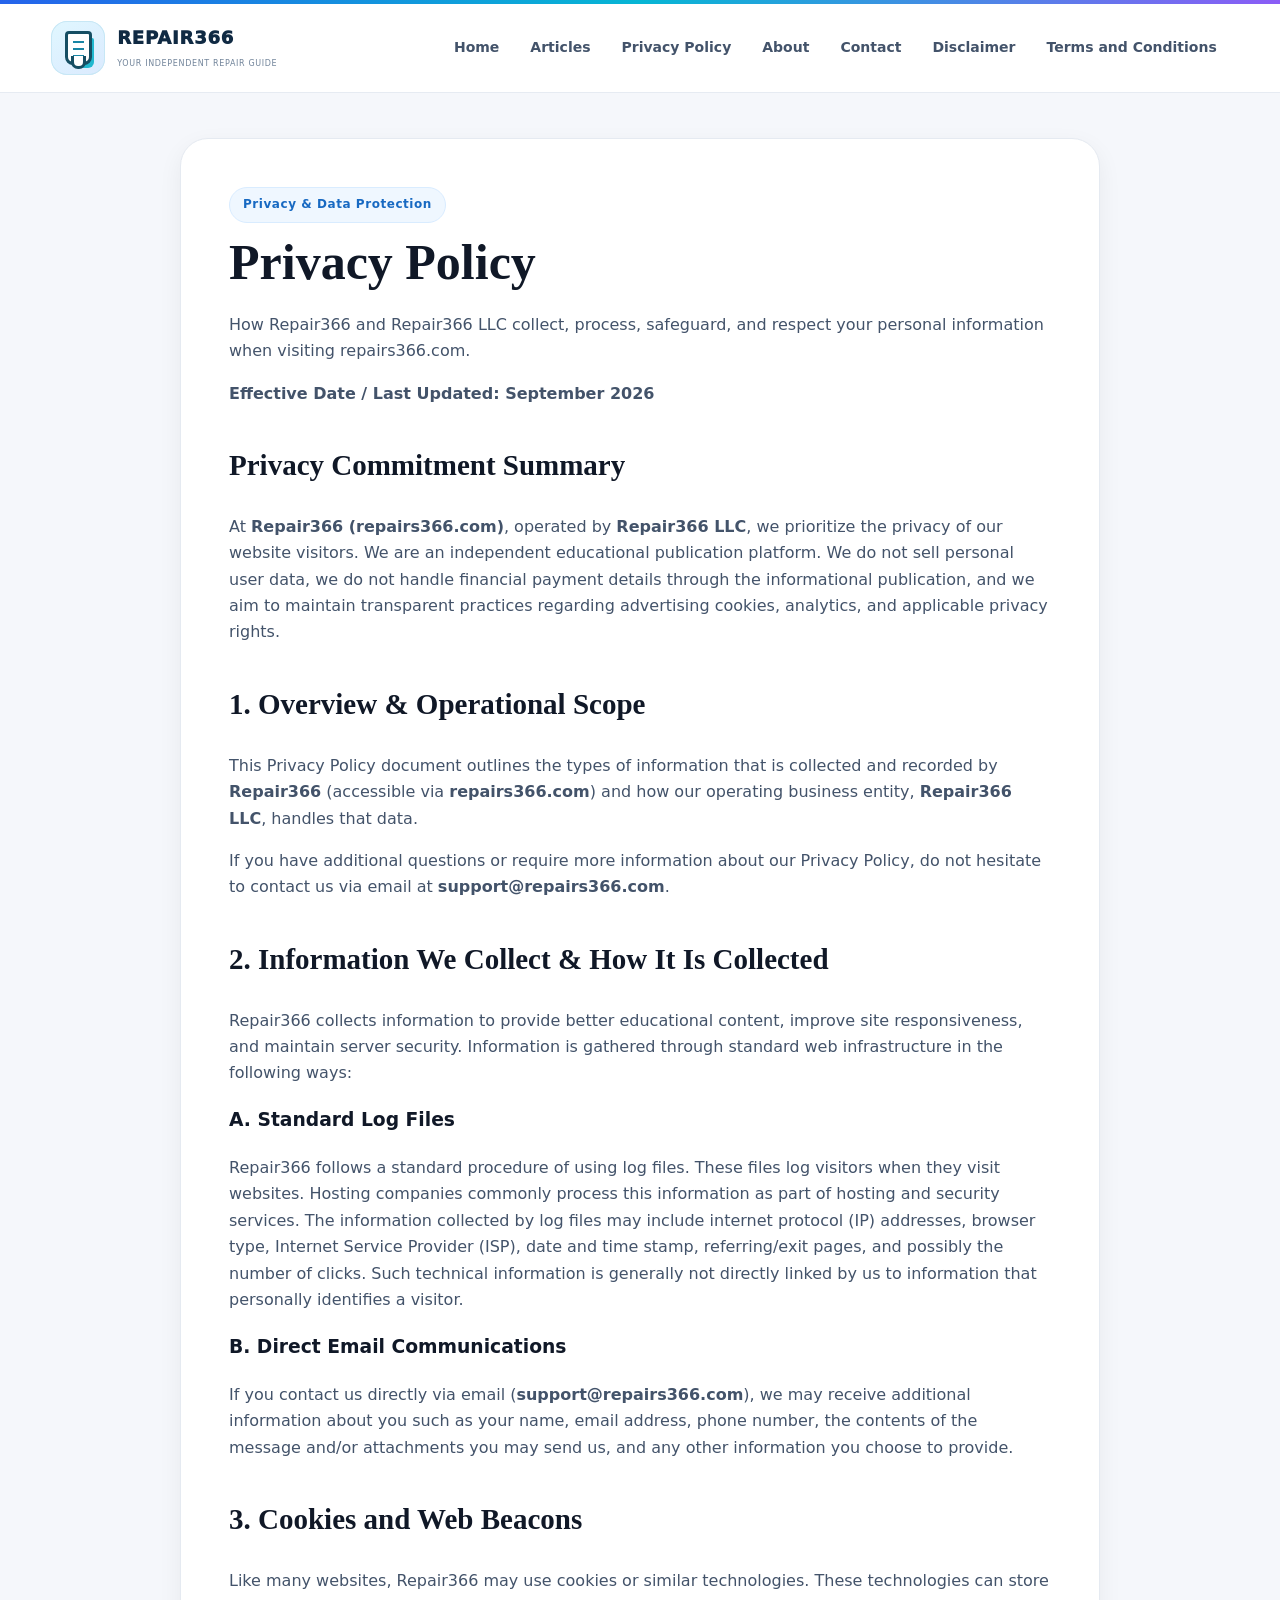
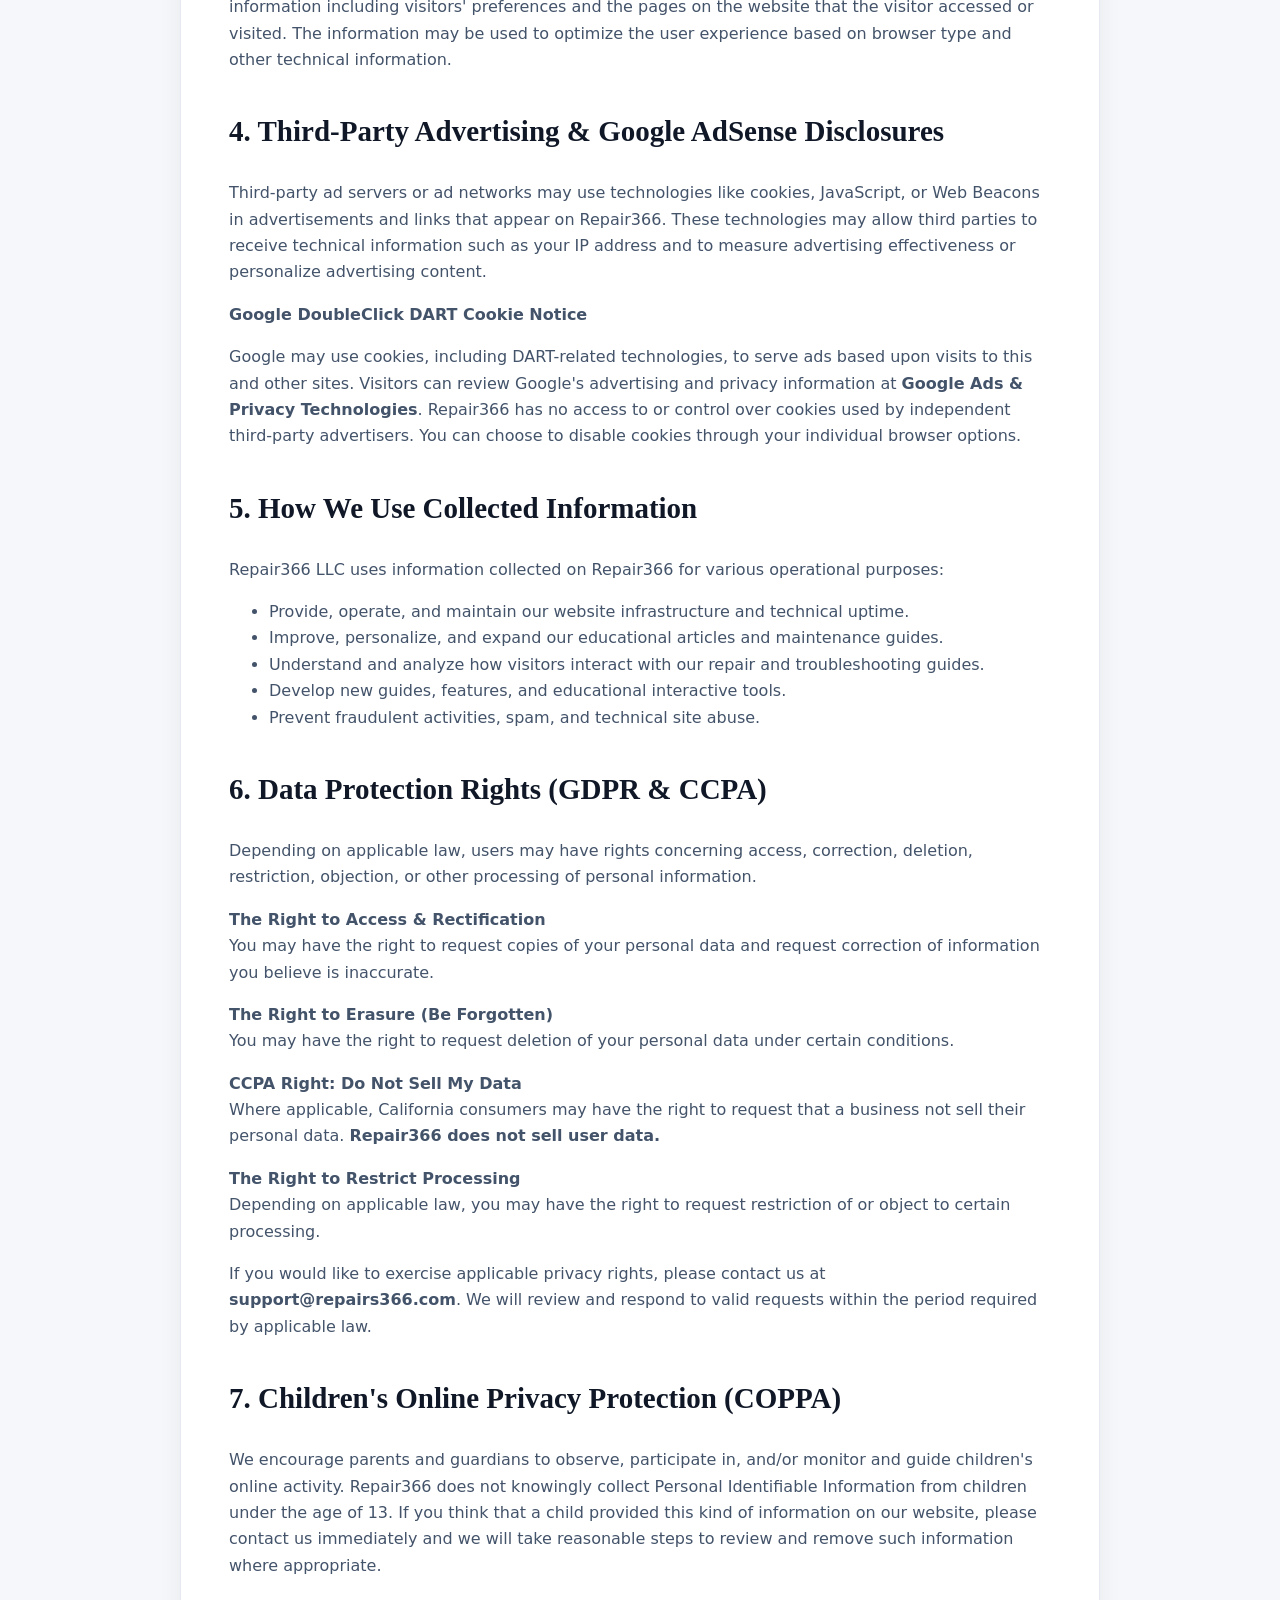
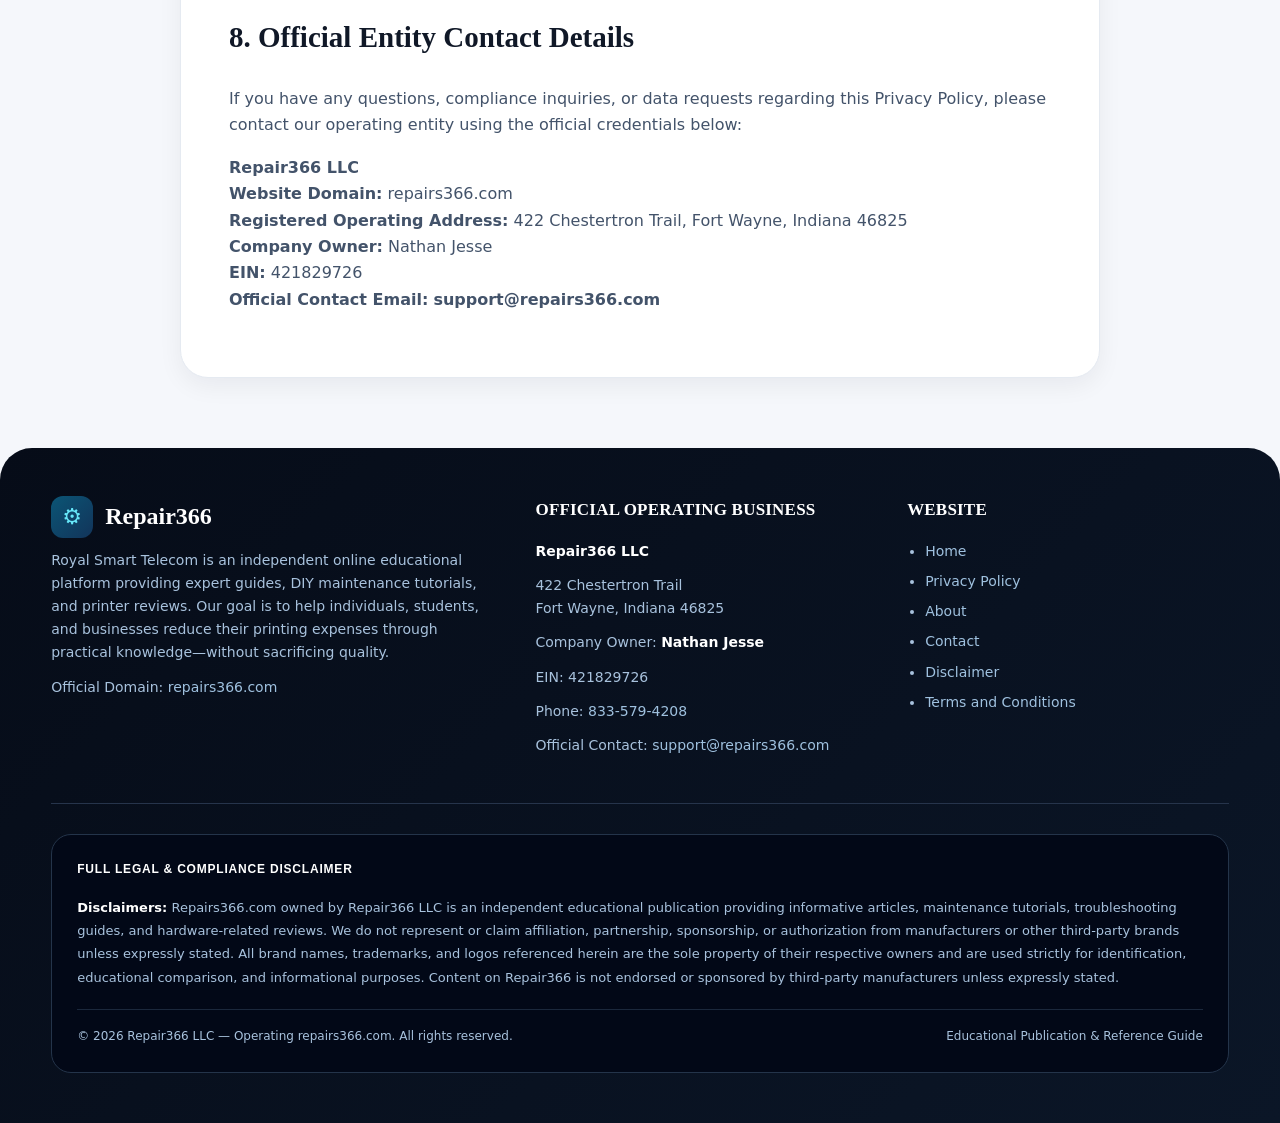
<file: privacy.html>
<!doctype html><html lang="en"><head><meta charset="utf-8"><meta name="viewport" content="width=device-width,initial-scale=1"><title>Privacy Policy | Repair366</title><meta name="description" content="Repair366 LLC privacy policy for repairs366.com."><link rel="stylesheet" href="assets/style.css"></head><body><div class="topline"></div><header class="header"><div class="wrap nav"><a class="brand" href="index.html"><span class="brandmark"><span class="sheet"></span></span><span><span class="brandname">REPAIR366</span><span class="brandsub">YOUR INDEPENDENT REPAIR GUIDE</span></span></a><button class="menu" aria-label="Menu">☰</button><div class="links"><a href="index.html">Home</a><a href="articles.html">Articles</a><a href="privacy.html">Privacy Policy</a><a href="about.html">About</a><a href="contact.html">Contact</a><a href="disclaimer.html">Disclaimer</a><a href="terms.html">Terms and Conditions</a></div></div></header><main><div class="page"><div class="wrap"><article class="prose"><span class="eyebrow">Privacy &amp; Data Protection</span><h1>Privacy Policy</h1><p class="lead">How Repair366 and Repair366 LLC collect, process, safeguard, and respect your personal information when visiting repairs366.com.</p><p><strong>Effective Date / Last Updated: September 2026</strong></p><div class="notice"><h2>Privacy Commitment Summary</h2><p>At <strong>Repair366 (repairs366.com)</strong>, operated by <strong>Repair366 LLC</strong>, we prioritize the privacy of our website visitors. We are an independent educational publication platform. We do not sell personal user data, we do not handle financial payment details through the informational publication, and we aim to maintain transparent practices regarding advertising cookies, analytics, and applicable privacy rights.</p></div><h2>1. Overview &amp; Operational Scope</h2><p>This Privacy Policy document outlines the types of information that is collected and recorded by <strong>Repair366</strong> (accessible via <a href="https://repairs366.com/" target="_blank" rel="noopener"><strong>repairs366.com</strong></a>) and how our operating business entity, <strong>Repair366 LLC</strong>, handles that data.</p><p>If you have additional questions or require more information about our Privacy Policy, do not hesitate to contact us via email at <a href="mailto:support@repairs366.com"><strong>support@repairs366.com</strong></a>.</p><h2>2. Information We Collect &amp; How It Is Collected</h2><p>Repair366 collects information to provide better educational content, improve site responsiveness, and maintain server security. Information is gathered through standard web infrastructure in the following ways:</p><h3>A. Standard Log Files</h3><p>Repair366 follows a standard procedure of using log files. These files log visitors when they visit websites. Hosting companies commonly process this information as part of hosting and security services. The information collected by log files may include internet protocol (IP) addresses, browser type, Internet Service Provider (ISP), date and time stamp, referring/exit pages, and possibly the number of clicks. Such technical information is generally not directly linked by us to information that personally identifies a visitor.</p><h3>B. Direct Email Communications</h3><p>If you contact us directly via email (<a href="mailto:support@repairs366.com"><strong>support@repairs366.com</strong></a>), we may receive additional information about you such as your name, email address, phone number, the contents of the message and/or attachments you may send us, and any other information you choose to provide.</p><h2>3. Cookies and Web Beacons</h2><p>Like many websites, Repair366 may use cookies or similar technologies. These technologies can store information including visitors' preferences and the pages on the website that the visitor accessed or visited. The information may be used to optimize the user experience based on browser type and other technical information.</p><h2>4. Third-Party Advertising &amp; Google AdSense Disclosures</h2><p>Third-party ad servers or ad networks may use technologies like cookies, JavaScript, or Web Beacons in advertisements and links that appear on Repair366. These technologies may allow third parties to receive technical information such as your IP address and to measure advertising effectiveness or personalize advertising content.</p><p><strong>Google DoubleClick DART Cookie Notice</strong></p><p>Google may use cookies, including DART-related technologies, to serve ads based upon visits to this and other sites. Visitors can review Google's advertising and privacy information at <a href="https://policies.google.com/technologies/ads" target="_blank" rel="noopener"><strong>Google Ads &amp; Privacy Technologies</strong></a>. Repair366 has no access to or control over cookies used by independent third-party advertisers. You can choose to disable cookies through your individual browser options.</p><h2>5. How We Use Collected Information</h2><p>Repair366 LLC uses information collected on Repair366 for various operational purposes:</p><ul><li>Provide, operate, and maintain our website infrastructure and technical uptime.</li><li>Improve, personalize, and expand our educational articles and maintenance guides.</li><li>Understand and analyze how visitors interact with our repair and troubleshooting guides.</li><li>Develop new guides, features, and educational interactive tools.</li><li>Prevent fraudulent activities, spam, and technical site abuse.</li></ul><h2>6. Data Protection Rights (GDPR &amp; CCPA)</h2><p>Depending on applicable law, users may have rights concerning access, correction, deletion, restriction, objection, or other processing of personal information.</p><p><strong>The Right to Access &amp; Rectification</strong><br>You may have the right to request copies of your personal data and request correction of information you believe is inaccurate.</p><p><strong>The Right to Erasure (Be Forgotten)</strong><br>You may have the right to request deletion of your personal data under certain conditions.</p><p><strong>CCPA Right: Do Not Sell My Data</strong><br>Where applicable, California consumers may have the right to request that a business not sell their personal data. <strong>Repair366 does not sell user data.</strong></p><p><strong>The Right to Restrict Processing</strong><br>Depending on applicable law, you may have the right to request restriction of or object to certain processing.</p><p>If you would like to exercise applicable privacy rights, please contact us at <a href="mailto:support@repairs366.com"><strong>support@repairs366.com</strong></a>. We will review and respond to valid requests within the period required by applicable law.</p><h2>7. Children's Online Privacy Protection (COPPA)</h2><p>We encourage parents and guardians to observe, participate in, and/or monitor and guide children's online activity. Repair366 does not knowingly collect Personal Identifiable Information from children under the age of 13. If you think that a child provided this kind of information on our website, please contact us immediately and we will take reasonable steps to review and remove such information where appropriate.</p><h2>8. Official Entity Contact Details</h2><p>If you have any questions, compliance inquiries, or data requests regarding this Privacy Policy, please contact our operating entity using the official credentials below:</p><p><strong>Repair366 LLC</strong><br><strong>Website Domain:</strong> repairs366.com<br><strong>Registered Operating Address:</strong> 422 Chestertron Trail, Fort Wayne, Indiana 46825<br><strong>Company Owner:</strong> Nathan Jesse<br><strong>EIN:</strong> 421829726<br><strong>Official Contact Email:</strong> <a href="mailto:support@repairs366.com"><strong>support@repairs366.com</strong></a></p></article></div></div></main><footer class="site-footer"><div class="wrap footer"><div class="footer-grid">
<div><div class="footer-brand"><span class="mini">⚙</span><span class="footer-title">Repair366</span></div>
<p>Royal Smart Telecom is an independent online educational platform providing expert guides, DIY maintenance tutorials, and printer reviews. Our goal is to help individuals, students, and businesses reduce their printing expenses through practical knowledge—without sacrificing quality.</p>
<p>Official Domain: <a href="https://repairs366.com/" target="_blank" rel="noopener">repairs366.com</a></p></div>
<div><h3>Official Operating Business</h3><p><strong style="color:#fff">Repair366 LLC</strong></p><p>422 Chestertron Trail<br>Fort Wayne, Indiana 46825</p><p>Company Owner: <strong style="color:#fff">Nathan Jesse</strong></p><p>EIN: 421829726</p><p>Phone: <a href="tel:+18335794208">833-579-4208</a></p><p>Official Contact: <a href="mailto:support@repairs366.com">support@repairs366.com</a></p></div>
<div><h3>Website</h3><ul class="scope"><li><a href="index.html">Home</a></li><li><a href="privacy.html">Privacy Policy</a></li><li><a href="about.html">About</a></li><li><a href="contact.html">Contact</a></li><li><a href="disclaimer.html">Disclaimer</a></li><li><a href="terms.html">Terms and Conditions</a></li></ul></div>
</div>
<div class="legal-box"><div class="legal-inner"><h3>FULL LEGAL &amp; COMPLIANCE DISCLAIMER</h3>
<p><strong style="color:#fff">Disclaimers:</strong> Repairs366.com owned by Repair366 LLC is an independent educational publication providing informative articles, maintenance tutorials, troubleshooting guides, and hardware-related reviews. We do not represent or claim affiliation, partnership, sponsorship, or authorization from manufacturers or other third-party brands unless expressly stated. All brand names, trademarks, and logos referenced herein are the sole property of their respective owners and are used strictly for identification, educational comparison, and informational purposes. Content on Repair366 is not endorsed or sponsored by third-party manufacturers unless expressly stated.</p>
<div class="copyright"><span>© 2026 Repair366 LLC — Operating repairs366.com. All rights reserved.</span><span>Educational Publication &amp; Reference Guide</span></div></div></div></div></footer><script src="assets/app.js"></script></body></html>
</file>
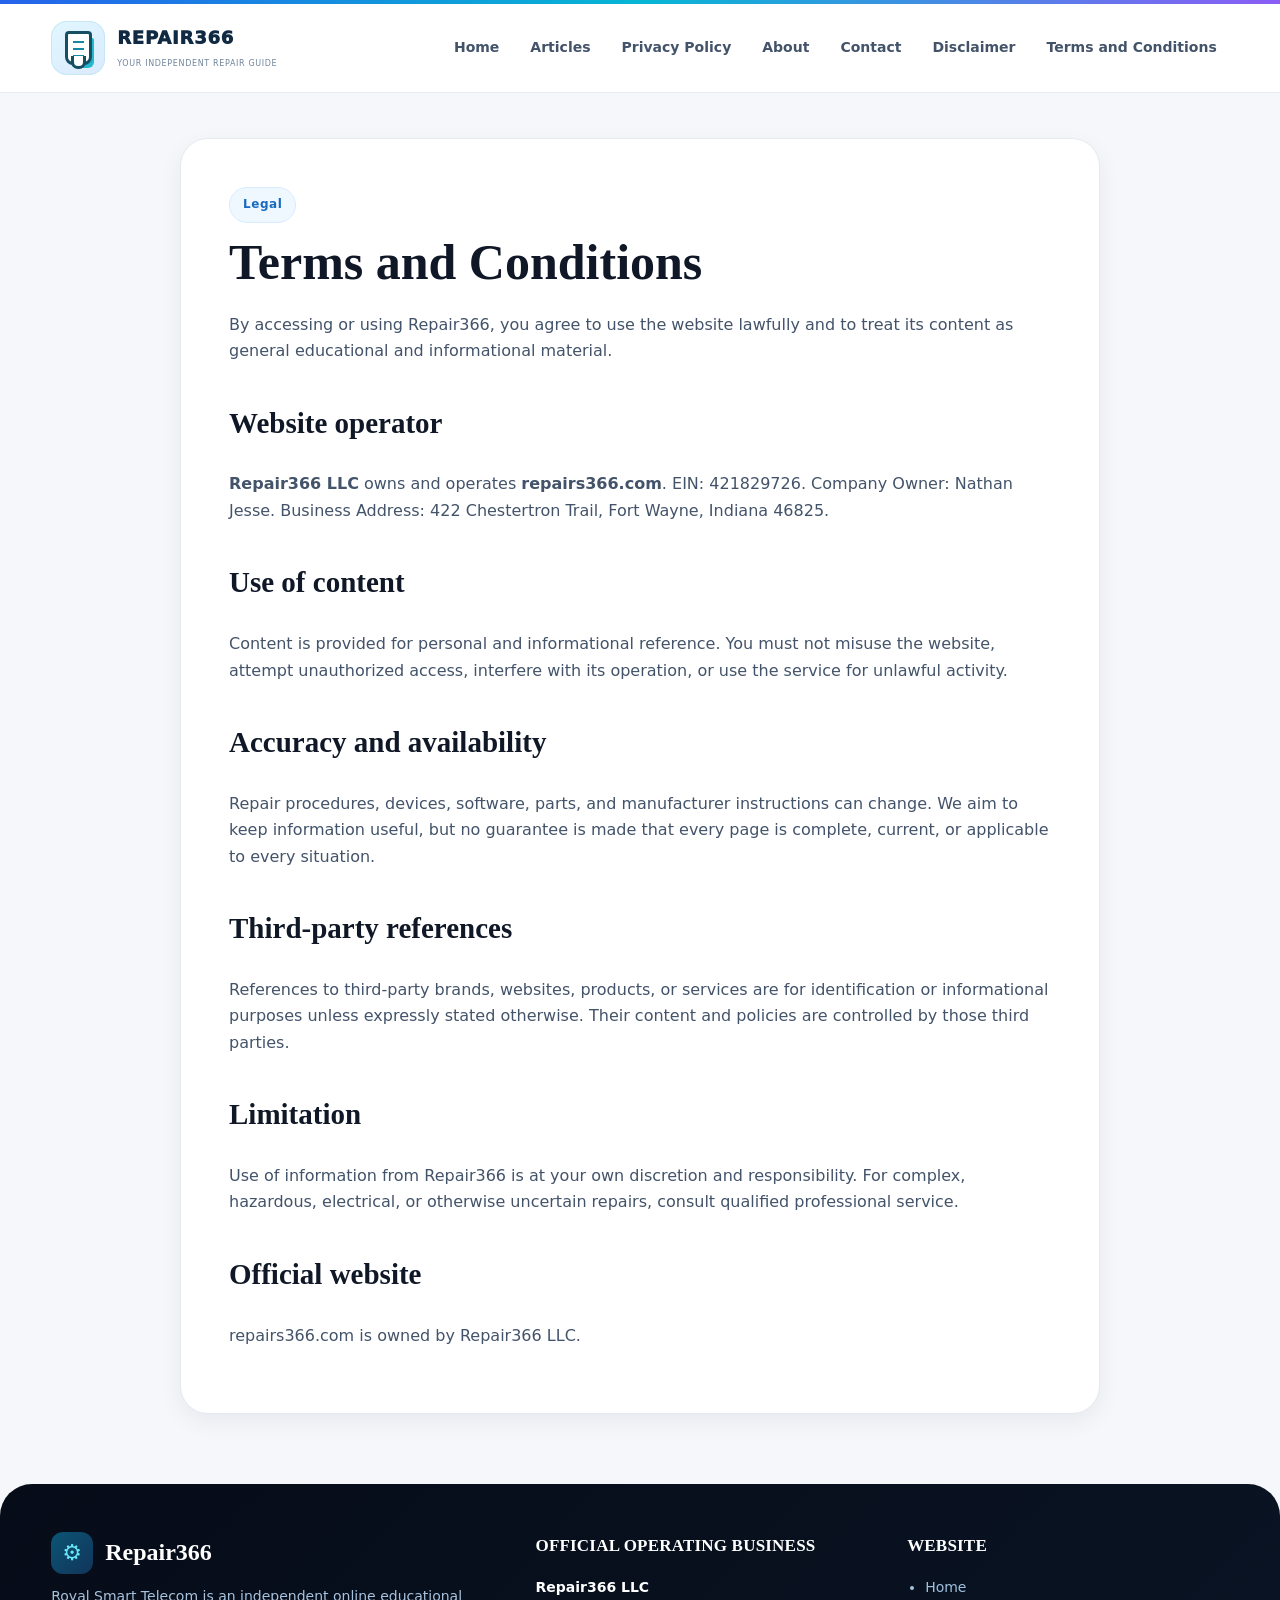
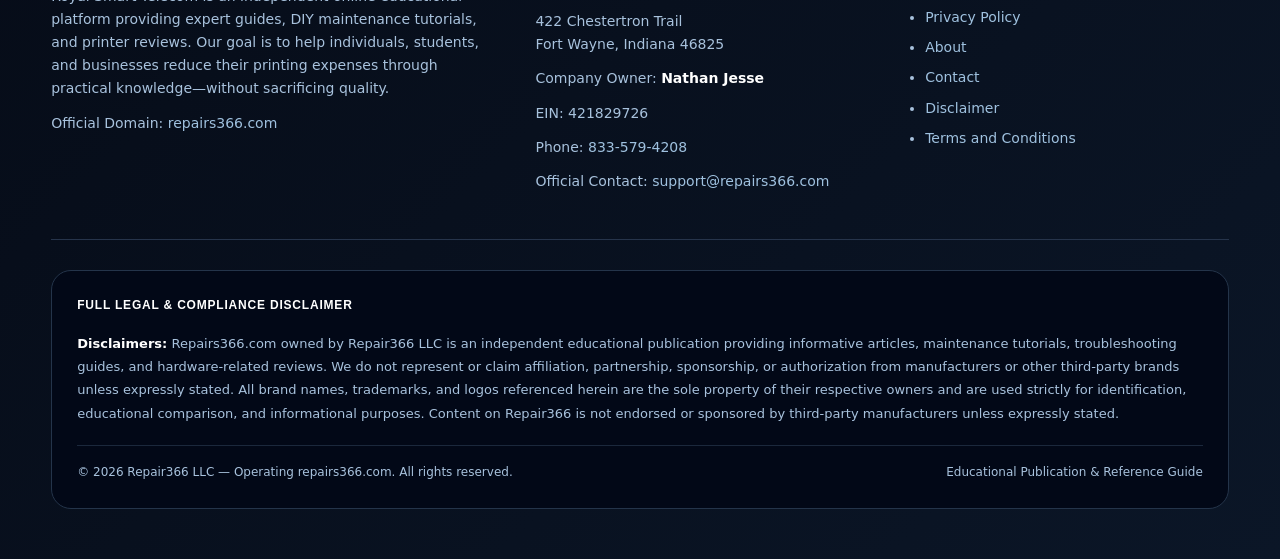
<file: terms.html>
<!doctype html><html lang="en"><head><meta charset="utf-8"><meta name="viewport" content="width=device-width,initial-scale=1"><title>Terms | Repair366</title><meta name="description" content="Repair366 — independent repair guides, setup tutorials and educational reference content."><link rel="stylesheet" href="assets/style.css"></head><body><div class="topline"></div><header class="header"><div class="wrap nav"><a class="brand" href="index.html"><span class="brandmark"><span class="sheet"></span></span><span><span class="brandname">REPAIR366</span><span class="brandsub">YOUR INDEPENDENT REPAIR GUIDE</span></span></a><button class="menu" aria-label="Menu">☰</button><div class="links"><a href="index.html">Home</a><a href="articles.html">Articles</a><a href="privacy.html">Privacy Policy</a><a href="about.html">About</a><a href="contact.html">Contact</a><a href="disclaimer.html">Disclaimer</a><a href="terms.html">Terms and Conditions</a></div></div></header><main><div class="page"><div class="wrap"><article class="prose"><span class="eyebrow">Legal</span><h1>Terms and Conditions</h1><p>By accessing or using Repair366, you agree to use the website lawfully and to treat its content as general educational and informational material.</p><h2>Website operator</h2><p><strong>Repair366 LLC</strong> owns and operates <strong>repairs366.com</strong>. EIN: 421829726. Company Owner: Nathan Jesse. Business Address: 422 Chestertron Trail, Fort Wayne, Indiana 46825.</p><h2>Use of content</h2><p>Content is provided for personal and informational reference. You must not misuse the website, attempt unauthorized access, interfere with its operation, or use the service for unlawful activity.</p><h2>Accuracy and availability</h2><p>Repair procedures, devices, software, parts, and manufacturer instructions can change. We aim to keep information useful, but no guarantee is made that every page is complete, current, or applicable to every situation.</p><h2>Third-party references</h2><p>References to third-party brands, websites, products, or services are for identification or informational purposes unless expressly stated otherwise. Their content and policies are controlled by those third parties.</p><h2>Limitation</h2><p>Use of information from Repair366 is at your own discretion and responsibility. For complex, hazardous, electrical, or otherwise uncertain repairs, consult qualified professional service.</p><h2>Official website</h2><p><a href="https://repairs366.com/" target="_blank" rel="noopener">repairs366.com</a> is owned by Repair366 LLC.</p></article></div></div></main><footer class="site-footer"><div class="wrap footer"><div class="footer-grid">
<div><div class="footer-brand"><span class="mini">⚙</span><span class="footer-title">Repair366</span></div>
<p>Royal Smart Telecom is an independent online educational platform providing expert guides, DIY maintenance tutorials, and printer reviews. Our goal is to help individuals, students, and businesses reduce their printing expenses through practical knowledge—without sacrificing quality.</p>
<p>Official Domain: <a href="https://repairs366.com/" target="_blank" rel="noopener">repairs366.com</a></p></div>
<div><h3>Official Operating Business</h3><p><strong style="color:#fff">Repair366 LLC</strong></p><p>422 Chestertron Trail<br>Fort Wayne, Indiana 46825</p><p>Company Owner: <strong style="color:#fff">Nathan Jesse</strong></p><p>EIN: 421829726</p><p>Phone: <a href="tel:+18335794208">833-579-4208</a></p><p>Official Contact: <a href="mailto:support@repairs366.com">support@repairs366.com</a></p></div>
<div><h3>Website</h3><ul class="scope"><li><a href="index.html">Home</a></li><li><a href="privacy.html">Privacy Policy</a></li><li><a href="about.html">About</a></li><li><a href="contact.html">Contact</a></li><li><a href="disclaimer.html">Disclaimer</a></li><li><a href="terms.html">Terms and Conditions</a></li></ul></div>
</div>
<div class="legal-box"><div class="legal-inner"><h3>FULL LEGAL &amp; COMPLIANCE DISCLAIMER</h3>
<p><strong style="color:#fff">Disclaimers:</strong> Repairs366.com owned by Repair366 LLC is an independent educational publication providing informative articles, maintenance tutorials, troubleshooting guides, and hardware-related reviews. We do not represent or claim affiliation, partnership, sponsorship, or authorization from manufacturers or other third-party brands unless expressly stated. All brand names, trademarks, and logos referenced herein are the sole property of their respective owners and are used strictly for identification, educational comparison, and informational purposes. Content on Repair366 is not endorsed or sponsored by third-party manufacturers unless expressly stated.</p>
<div class="copyright"><span>© 2026 Repair366 LLC — Operating repairs366.com. All rights reserved.</span><span>Educational Publication &amp; Reference Guide</span></div></div></div></div></footer><script src="assets/app.js"></script></body></html>
</file>
<file: assets/style.css>
:root{
 --bg:#f5f7fb;--ink:#101827;--muted:#64748b;--blue:#2563eb;--cyan:#06b6d4;--navy:#08111f;--navy2:#102a43;--line:#e5eaf1;--card:#fff;--warn:#fff8e8;
 --shadow:0 20px 55px rgba(15,23,42,.09);--shadow-sm:0 8px 25px rgba(15,23,42,.06);--radius:24px
}
*{box-sizing:border-box}html{scroll-behavior:smooth}body{margin:0;background:var(--bg);color:var(--ink);font-family:Inter,ui-sans-serif,system-ui,-apple-system,BlinkMacSystemFont,"Segoe UI",Arial,sans-serif;line-height:1.65}a{text-decoration:none;color:inherit}.wrap{width:min(1280px,92%);margin:auto}.topline{height:4px;background:linear-gradient(90deg,var(--blue),var(--cyan),#8b5cf6)}
.header{background:rgba(255,255,255,.94);backdrop-filter:blur(16px);border-bottom:1px solid rgba(226,232,240,.85);position:sticky;top:0;z-index:50}.nav{min-height:88px;display:flex;align-items:center;justify-content:space-between;gap:30px}.brand{display:flex;align-items:center;gap:12px}.brandmark{width:54px;height:54px;border-radius:16px;background:linear-gradient(145deg,#e0f7ff,#dbeafe);display:grid;place-items:center;position:relative;box-shadow:inset 0 0 0 1px #c7e7f5}.brandmark .sheet{width:27px;height:34px;border:3px solid #164e63;border-radius:4px 4px 8px 8px;background:#fff;position:absolute;box-shadow:4px 5px 0 -2px #22b8cf}.brandmark .sheet:before{content:"";position:absolute;left:5px;right:5px;top:7px;height:2px;background:#1785a5;box-shadow:0 7px 0 #1785a5,0 14px 0 #1785a5}.brandmark .sheet:after{content:"";position:absolute;left:3px;right:3px;bottom:-7px;height:10px;border:3px solid #164e63;border-top:0;border-radius:0 0 7px 7px;background:#fff}.brandname{font-weight:950;font-size:18px;letter-spacing:.8px;color:#102a43;line-height:1}.brandsub{display:block;font-size:8px;letter-spacing:.65px;margin-top:5px;color:#71849a}.links{display:flex;align-items:center;gap:7px;font-size:14px;font-weight:750}.links a{padding:10px 12px;border-radius:10px;color:#43536a}.links a:hover{background:#eef6ff;color:var(--blue)}.menu{display:none;border:1px solid var(--line);background:#fff;border-radius:12px;padding:8px 11px;font-size:20px}
main{min-height:400px}.hero-banner{margin:34px 0 24px;border-radius:28px;background:radial-gradient(circle at 85% 20%,rgba(34,211,238,.28),transparent 30%),linear-gradient(115deg,#0b3a5b,#172554 55%,#111827);color:#fff;box-shadow:var(--shadow);padding:28px 32px;overflow:hidden;position:relative}.hero-banner:after{content:"";position:absolute;width:220px;height:220px;border:1px solid rgba(255,255,255,.1);border-radius:50%;right:-80px;bottom:-120px}.hero-banner-inner{display:flex;align-items:center;justify-content:space-between;gap:30px;position:relative;z-index:1}.badge{display:inline-flex;align-items:center;gap:8px;border:1px solid rgba(103,232,249,.4);background:rgba(6,182,212,.12);color:#67e8f9;border-radius:999px;padding:6px 12px;font-size:12px;font-weight:850;letter-spacing:.3px}.banner-title{font-size:25px;font-weight:900;margin:0 0 3px}.banner-sub{margin:0;color:#d9eaff;font-size:15px}.banner-pill{border:1px solid rgba(255,255,255,.15);color:#dff8ff;background:rgba(255,255,255,.07);padding:10px 15px;border-radius:999px;white-space:nowrap;font-size:13px;font-weight:750}
.disclosure{border:1px solid #f4d48b;background:linear-gradient(180deg,#fffaf0,#fff7e6);border-radius:18px;padding:19px 24px;margin-bottom:24px;color:#34445b;font-size:15px;box-shadow:var(--shadow-sm)}.disclosure strong{color:#15253b}.disclosure-title{font-weight:850;color:#18283d;margin-bottom:5px}
.main-card{border:1px solid var(--line);border-radius:28px;padding:48px;margin-bottom:28px;background:rgba(255,255,255,.96);box-shadow:var(--shadow-sm)}.eyebrow{display:inline-flex;align-items:center;background:#eff7ff;color:#1769c2;border:1px solid #d9ecff;border-radius:999px;padding:7px 13px;font-size:12px;font-weight:900;letter-spacing:.55px}.eyebrow-link:hover{background:#e3f1ff}.main-card h1{font-family:Georgia,"Times New Roman",serif;font-size:58px;letter-spacing:-1.5px;line-height:1.04;margin:24px 0 13px;max-width:980px}.lead{font-size:18px;color:var(--muted);max-width:860px}.searchbox{display:flex;gap:10px;margin-top:25px}.searchbox input{flex:1;border:1px solid #dce4ee;border-radius:14px;padding:14px 16px;font-size:15px;outline:none;background:#fbfdff}.searchbox input:focus{border-color:#7bb8ff;box-shadow:0 0 0 4px rgba(37,99,235,.08)}.btn{display:inline-flex;align-items:center;justify-content:center;border:0;border-radius:13px;padding:13px 20px;background:linear-gradient(135deg,#2563eb,#0891b2);color:#fff;font-weight:850;cursor:pointer;box-shadow:0 8px 18px rgba(37,99,235,.2)}.btn:hover{transform:translateY(-1px)}.chips{display:flex;gap:9px;flex-wrap:wrap;margin-top:15px}.chip{padding:8px 12px;border:1px solid #dfe6ef;border-radius:999px;background:#fff;color:#3d526a;font-weight:750;font-size:13px}.chip:hover{border-color:#a8d4ff;color:var(--blue)}
.dark-tool{border-radius:28px;background:radial-gradient(circle at 90% 0%,rgba(6,182,212,.18),transparent 28%),linear-gradient(135deg,#07111f,#0b263d);color:#fff;padding:42px;margin-bottom:28px;box-shadow:var(--shadow)}.dark-tool-head{text-align:center}.dark-tool h2{font-family:Georgia,"Times New Roman",serif;font-size:40px;margin:12px 0 4px;color:#fff}.dark-tool .intro{color:#b9d1e8;font-size:16px;margin:0 auto 27px;max-width:700px}.select-wrap{display:grid;grid-template-columns:1fr 1fr;gap:18px;background:rgba(255,255,255,.045);border:1px solid rgba(255,255,255,.1);border-radius:20px;padding:25px}.select-wrap label{font-weight:800;color:#dbeafe;font-size:13px}.select-wrap select{display:block;width:100%;margin-top:8px;background:#0c1a2d;color:#fff;border:1px solid #33455e;border-radius:12px;padding:13px;font-size:15px}.result{margin-top:22px;border:1px solid rgba(34,211,238,.45);background:rgba(8,145,178,.16);border-radius:17px;padding:20px;display:none}.result strong{font-family:Georgia,serif;font-size:21px}.result span{display:block;color:#cce8fa;margin-top:4px}
.guide-grid{display:grid;grid-template-columns:repeat(3,1fr);gap:18px;margin-top:25px}.card{border:1px solid var(--line);border-radius:19px;padding:23px;background:#fff;box-shadow:0 6px 20px rgba(15,23,42,.04);transition:transform .2s ease,box-shadow .2s ease,border-color .2s ease}.card:hover{transform:translateY(-5px);box-shadow:0 16px 35px rgba(15,23,42,.10);border-color:#cfe3f8}.card h3{font-family:Georgia,"Times New Roman",serif;font-size:23px;margin:10px 0 7px}.card p{color:var(--muted);margin:0;font-size:14px}.tag{font-size:11px;font-weight:900;text-transform:uppercase;color:#1769c2;background:#edf7ff;padding:5px 9px;border-radius:999px}.card-link{display:block;text-decoration:none;color:inherit;cursor:pointer}
.page{padding:45px 0 70px}.prose{max-width:920px;margin:auto;background:#fff;border:1px solid var(--line);border-radius:28px;padding:48px;box-shadow:var(--shadow-sm)}.prose h1{font-family:Georgia,serif;font-size:50px;line-height:1.1;margin:12px 0 22px}.prose h2{font-family:Georgia,serif;font-size:29px;margin-top:35px}.prose p,.prose li{font-size:16px;color:#43536a}.contact-grid{display:grid;grid-template-columns:1fr 1fr;gap:20px;margin-top:28px}.contactbox,.form{border:1px solid var(--line);border-radius:20px;padding:27px;background:#fff}.contactbox h2{margin-top:0}.form label{display:block;font-weight:750;margin-bottom:15px}.form input,.form textarea{display:block;width:100%;margin-top:7px;padding:13px;border:1px solid #dbe2eb;border-radius:11px;font:inherit;background:#fbfdff}.form textarea{min-height:150px;resize:vertical}
.site-footer{background:linear-gradient(135deg,#060c18,#0b1627);color:#a8c2dd;border-radius:32px 32px 0 0;margin:0 auto;padding:48px 0 50px}.footer-grid{display:grid;grid-template-columns:1.35fr 1fr 1fr;gap:50px}.footer-title{font-family:Georgia,serif;font-size:24px;color:#fff;font-weight:800}.footer h3{font-family:Georgia,serif;color:#fff;font-size:17px;margin:0 0 16px;text-transform:uppercase;letter-spacing:.2px}.footer-brand{display:flex;align-items:center;gap:12px;color:#fff}.footer-brand .mini{width:42px;height:42px;border-radius:12px;background:linear-gradient(135deg,#0b5575,#12345a);display:grid;place-items:center;color:#67e8f9;font-size:22px}.footer p{margin:11px 0;font-size:14px}.footer a{color:#9fc1df}.footer a:hover{color:#67e8f9}.scope{padding-left:18px;margin:0}.scope li{margin:7px 0;font-size:14px}.legal-box{margin-top:35px;border-top:1px solid #26344b;padding-top:30px}.legal-inner{border:1px solid #24344a;background:#020817;border-radius:20px;padding:25px}.legal-inner h3{font-family:Inter,sans-serif;font-size:12px;letter-spacing:.8px}.legal-inner p{font-size:13px;line-height:1.8}.copyright{display:flex;justify-content:space-between;border-top:1px solid #1b283c;margin-top:20px;padding-top:17px;font-size:12px}
@media(max-width:900px){.nav{min-height:78px}.links{display:none;position:absolute;top:82px;left:4%;right:4%;background:#fff;border:1px solid var(--line);border-radius:16px;padding:15px;box-shadow:var(--shadow);gap:5px;flex-direction:column;align-items:stretch}.links.open{display:flex}.links a{padding:12px}.menu{display:block}.hero-banner-inner{align-items:flex-start;flex-direction:column}.banner-pill{white-space:normal}.main-card{padding:34px 25px}.main-card h1{font-size:44px}.select-wrap,.contact-grid,.footer-grid{grid-template-columns:1fr}.guide-grid{grid-template-columns:1fr 1fr}.dark-tool{padding:30px 20px}.prose{padding:34px 25px}.copyright{flex-direction:column;gap:8px}}
@media(max-width:560px){.wrap{width:94%}.hero-banner{padding:24px 20px}.guide-grid{grid-template-columns:1fr}.main-card h1{font-size:36px}.dark-tool h2{font-size:31px}.searchbox{flex-direction:column}.disclosure{padding:17px;font-size:14px}.site-footer{border-radius:24px 24px 0 0}.footer-grid{gap:28px}.prose h1{font-size:38px}}
</file>
